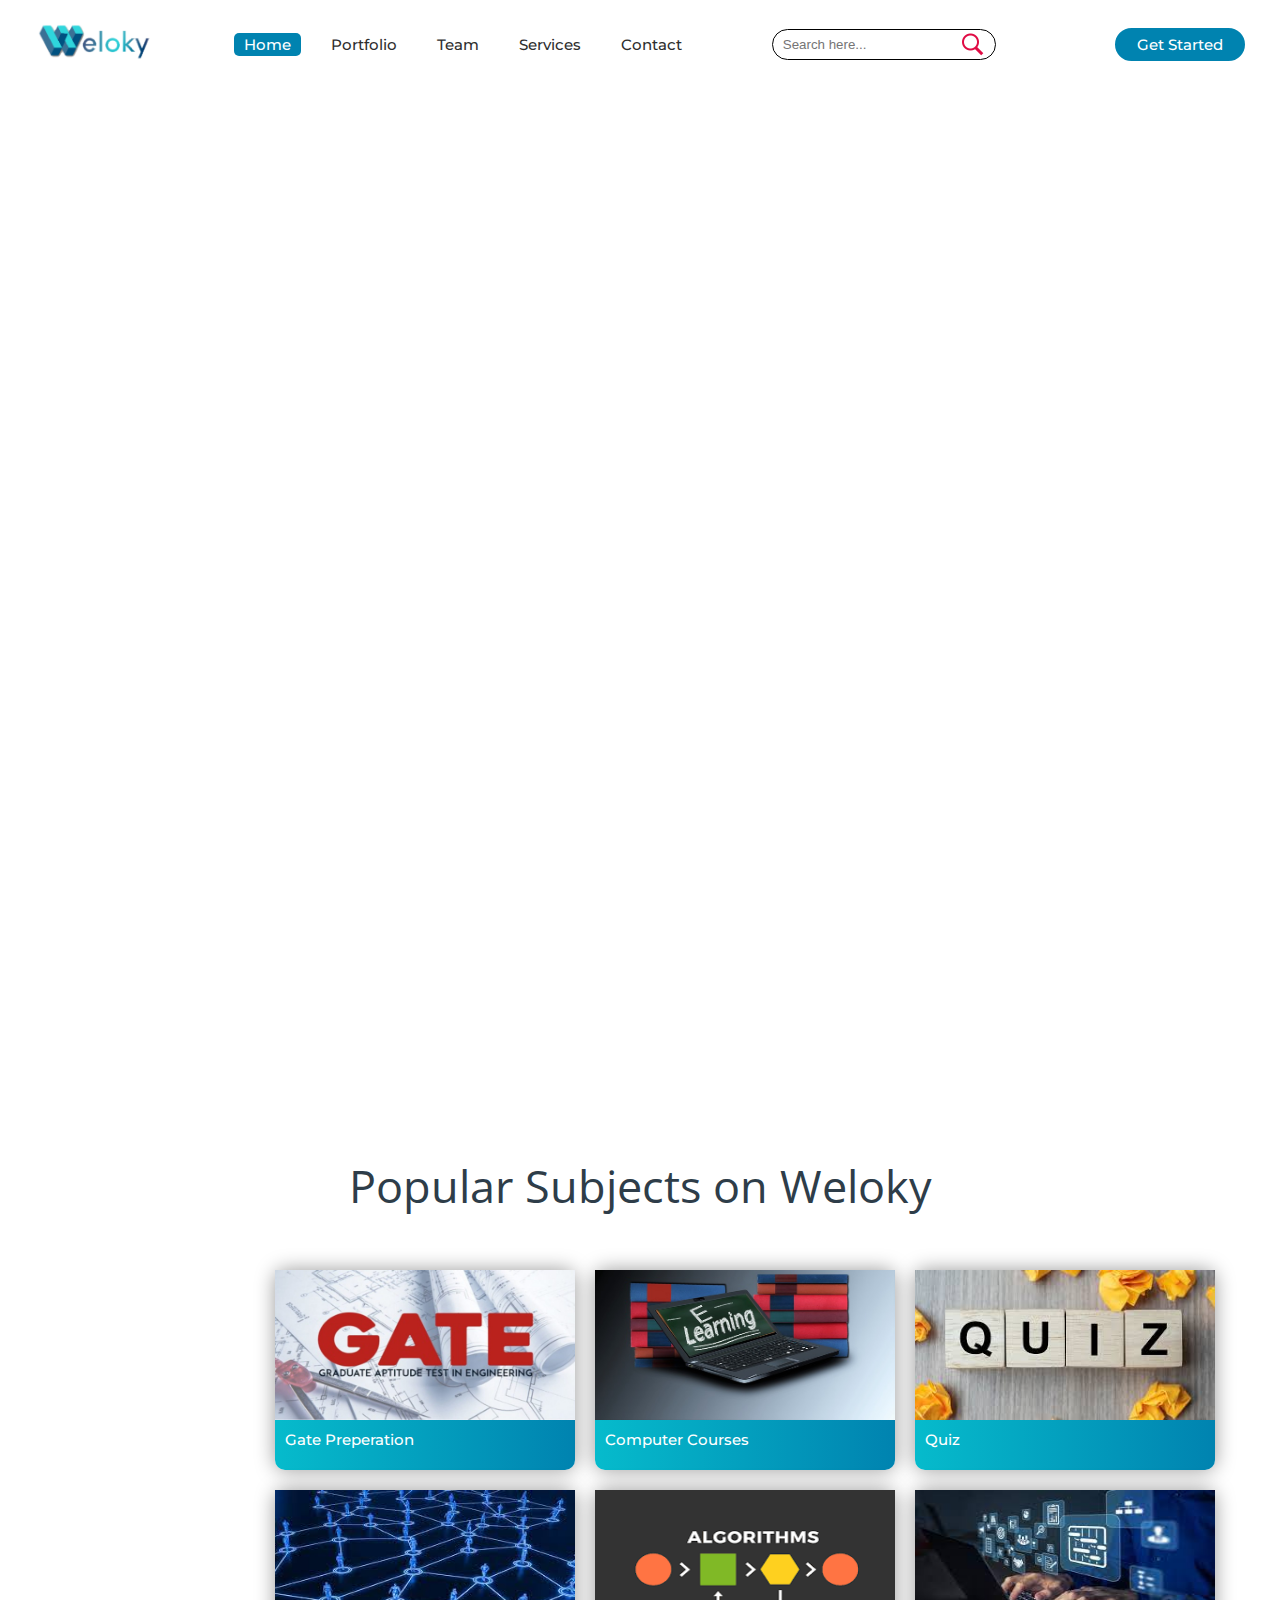
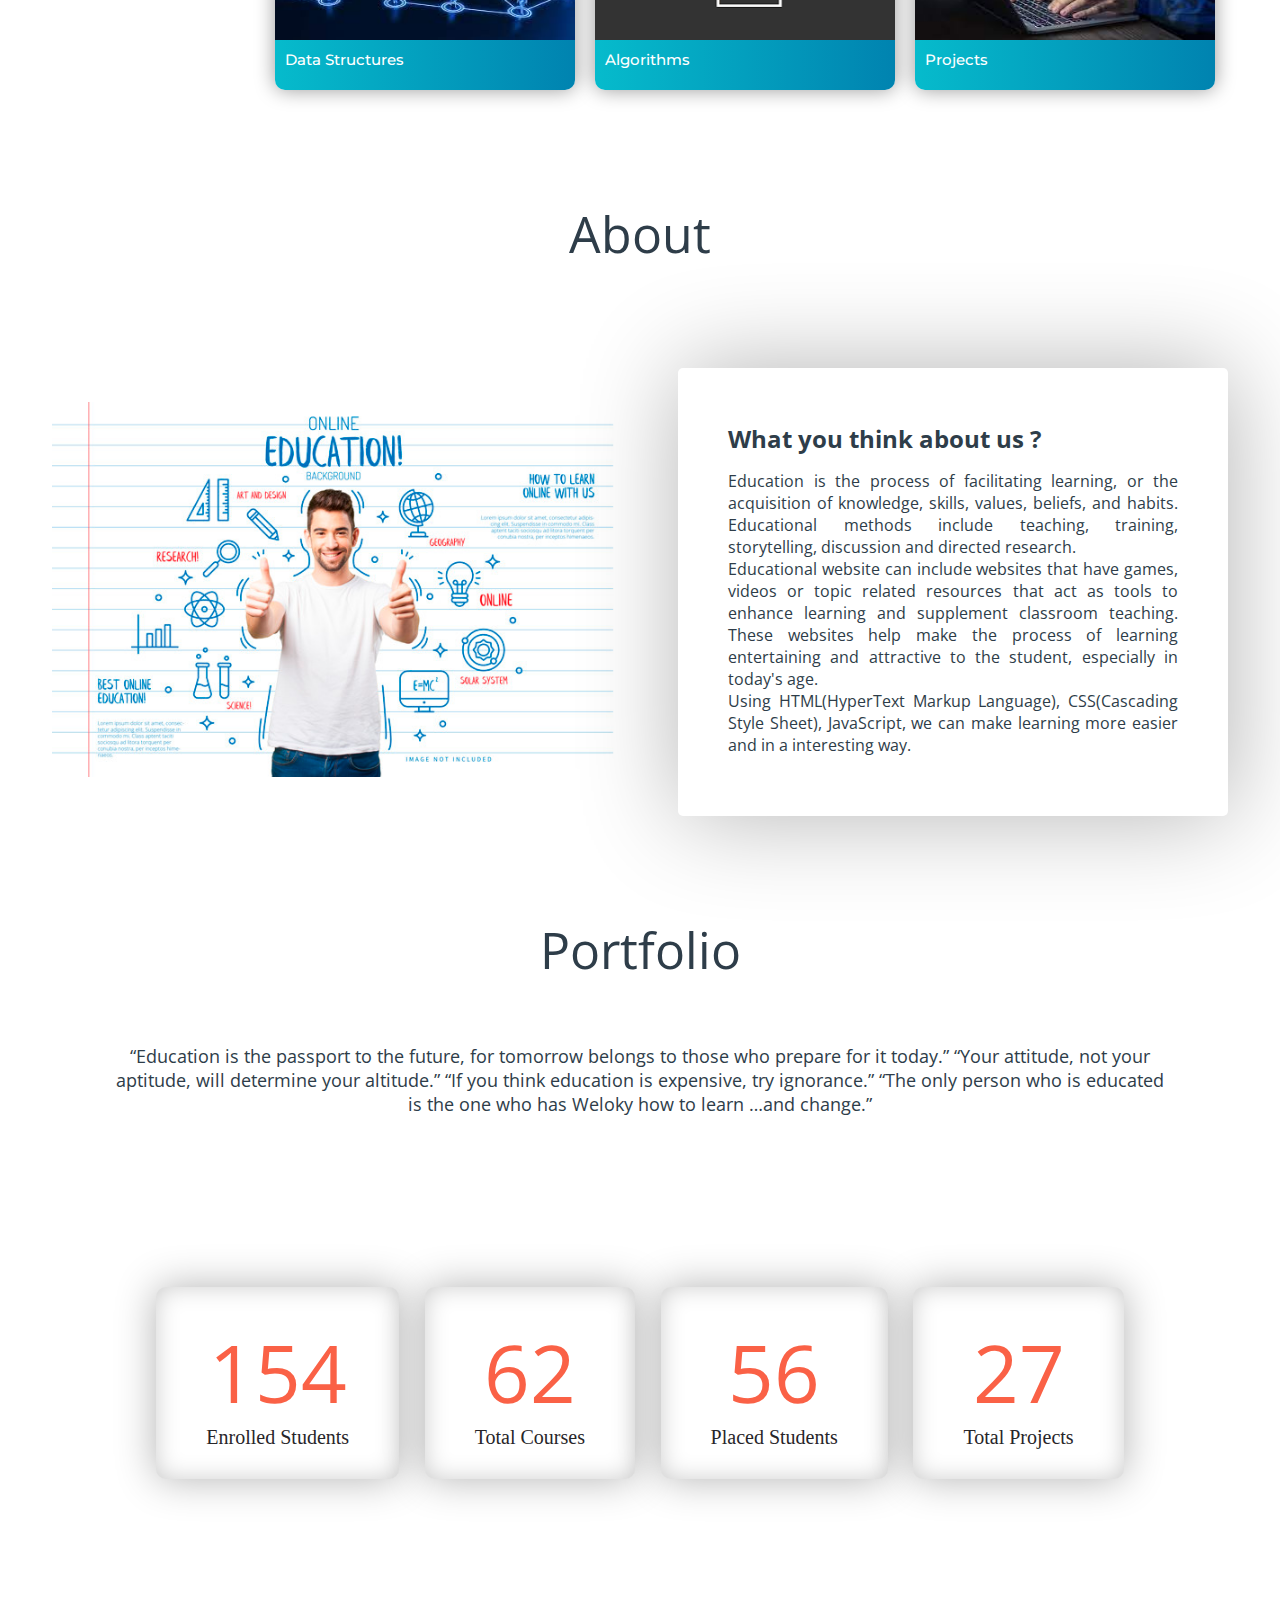
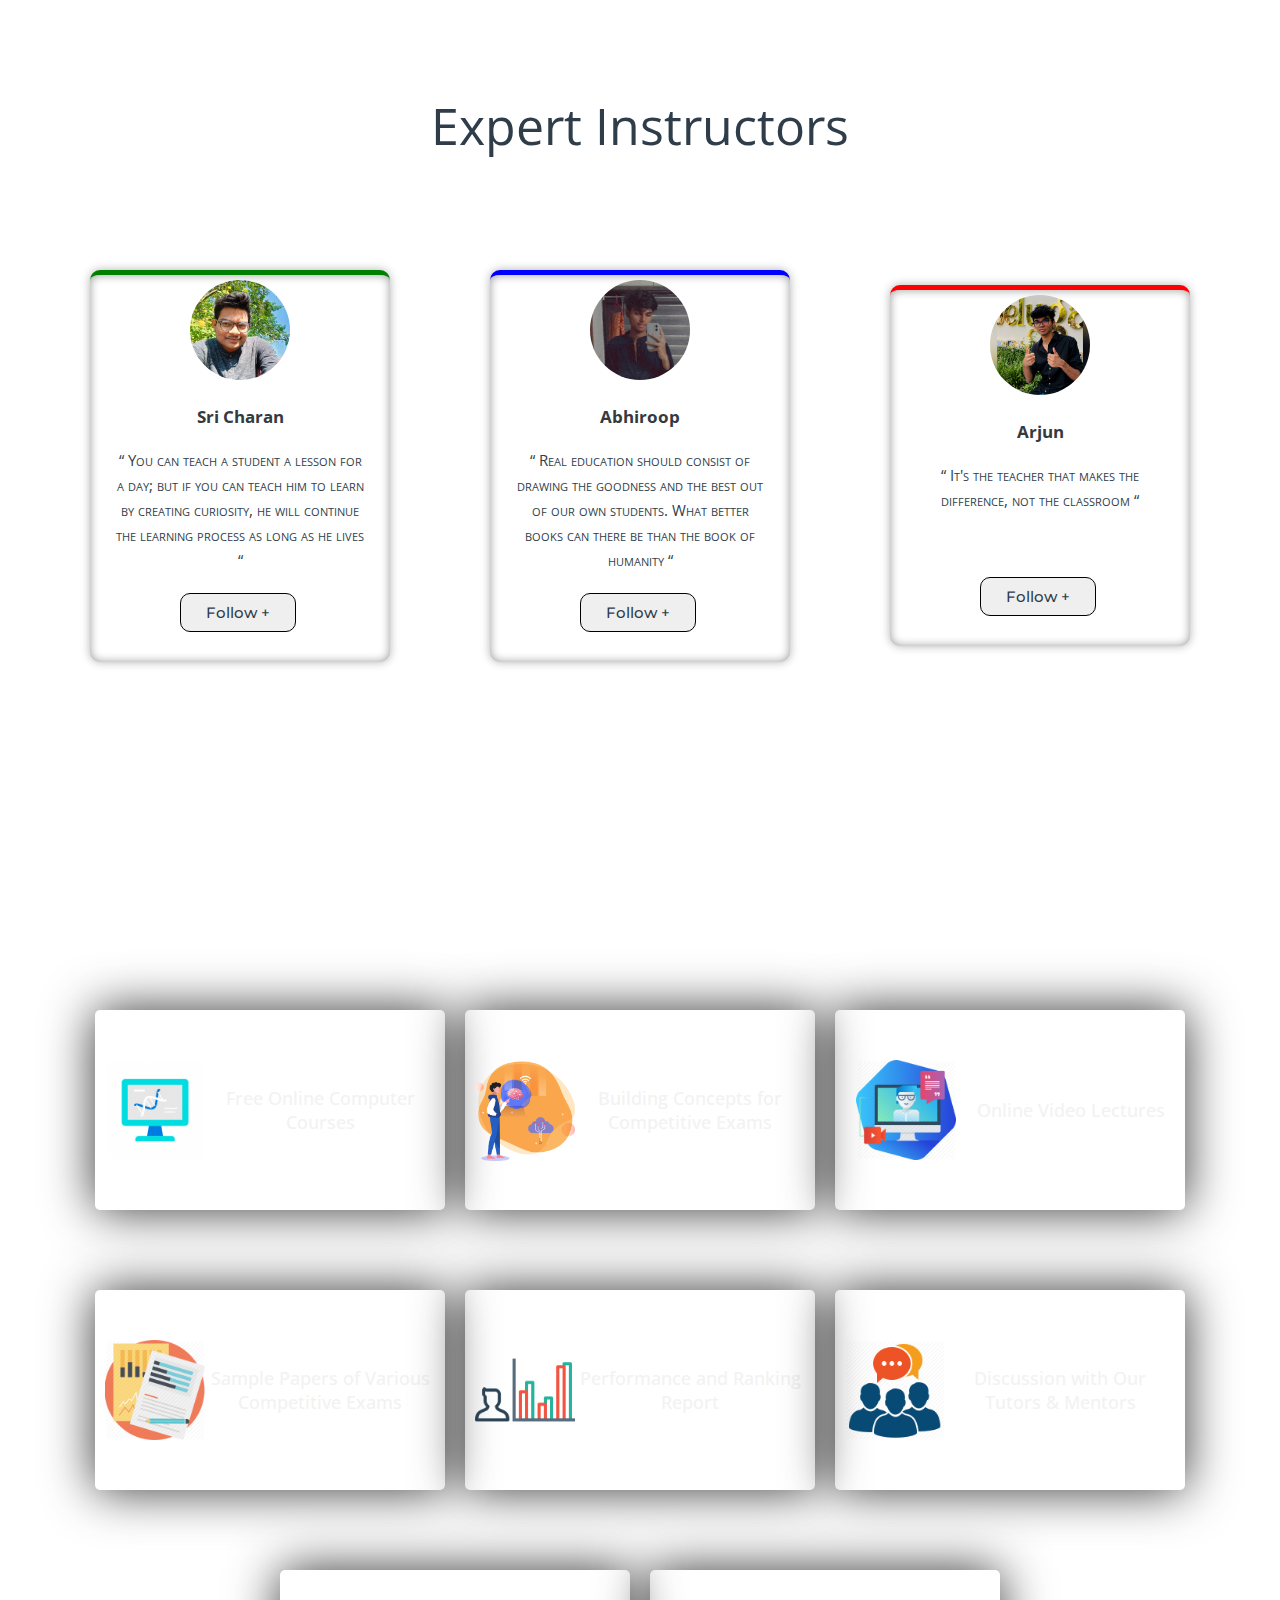
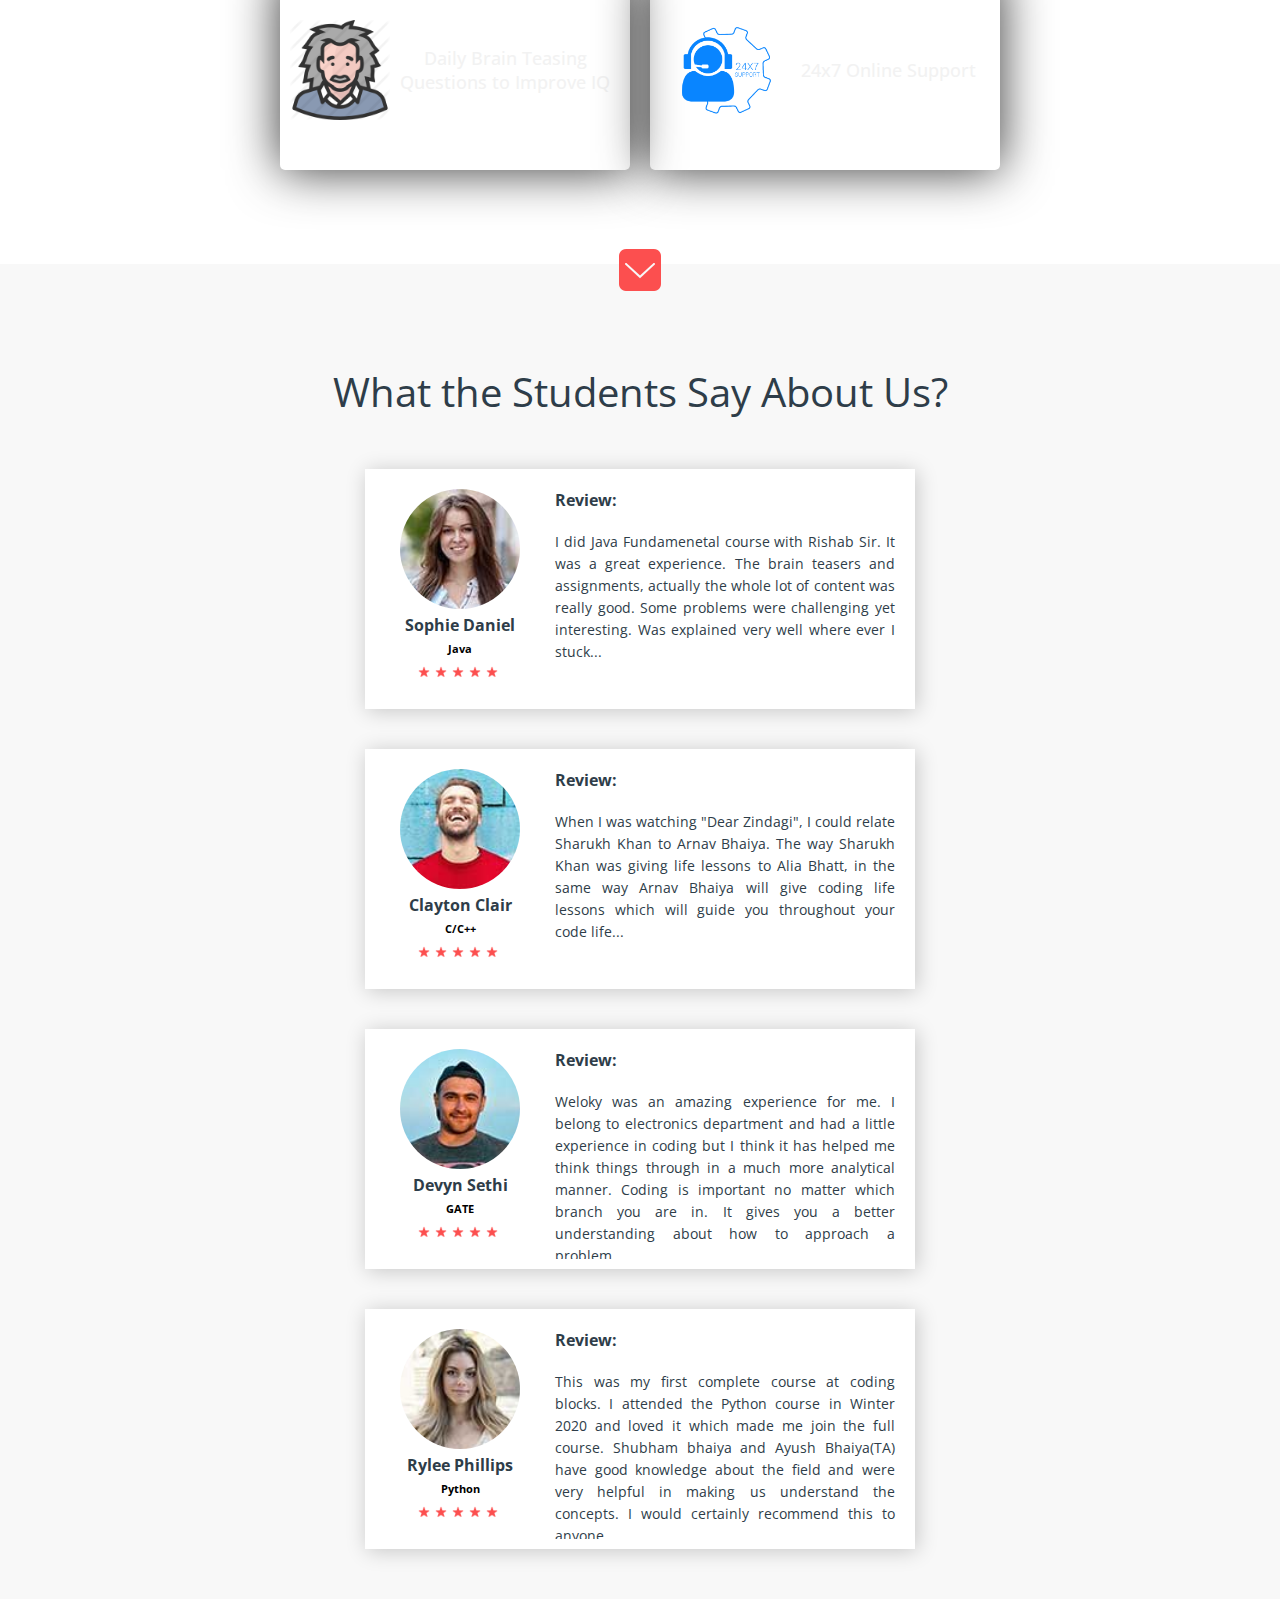
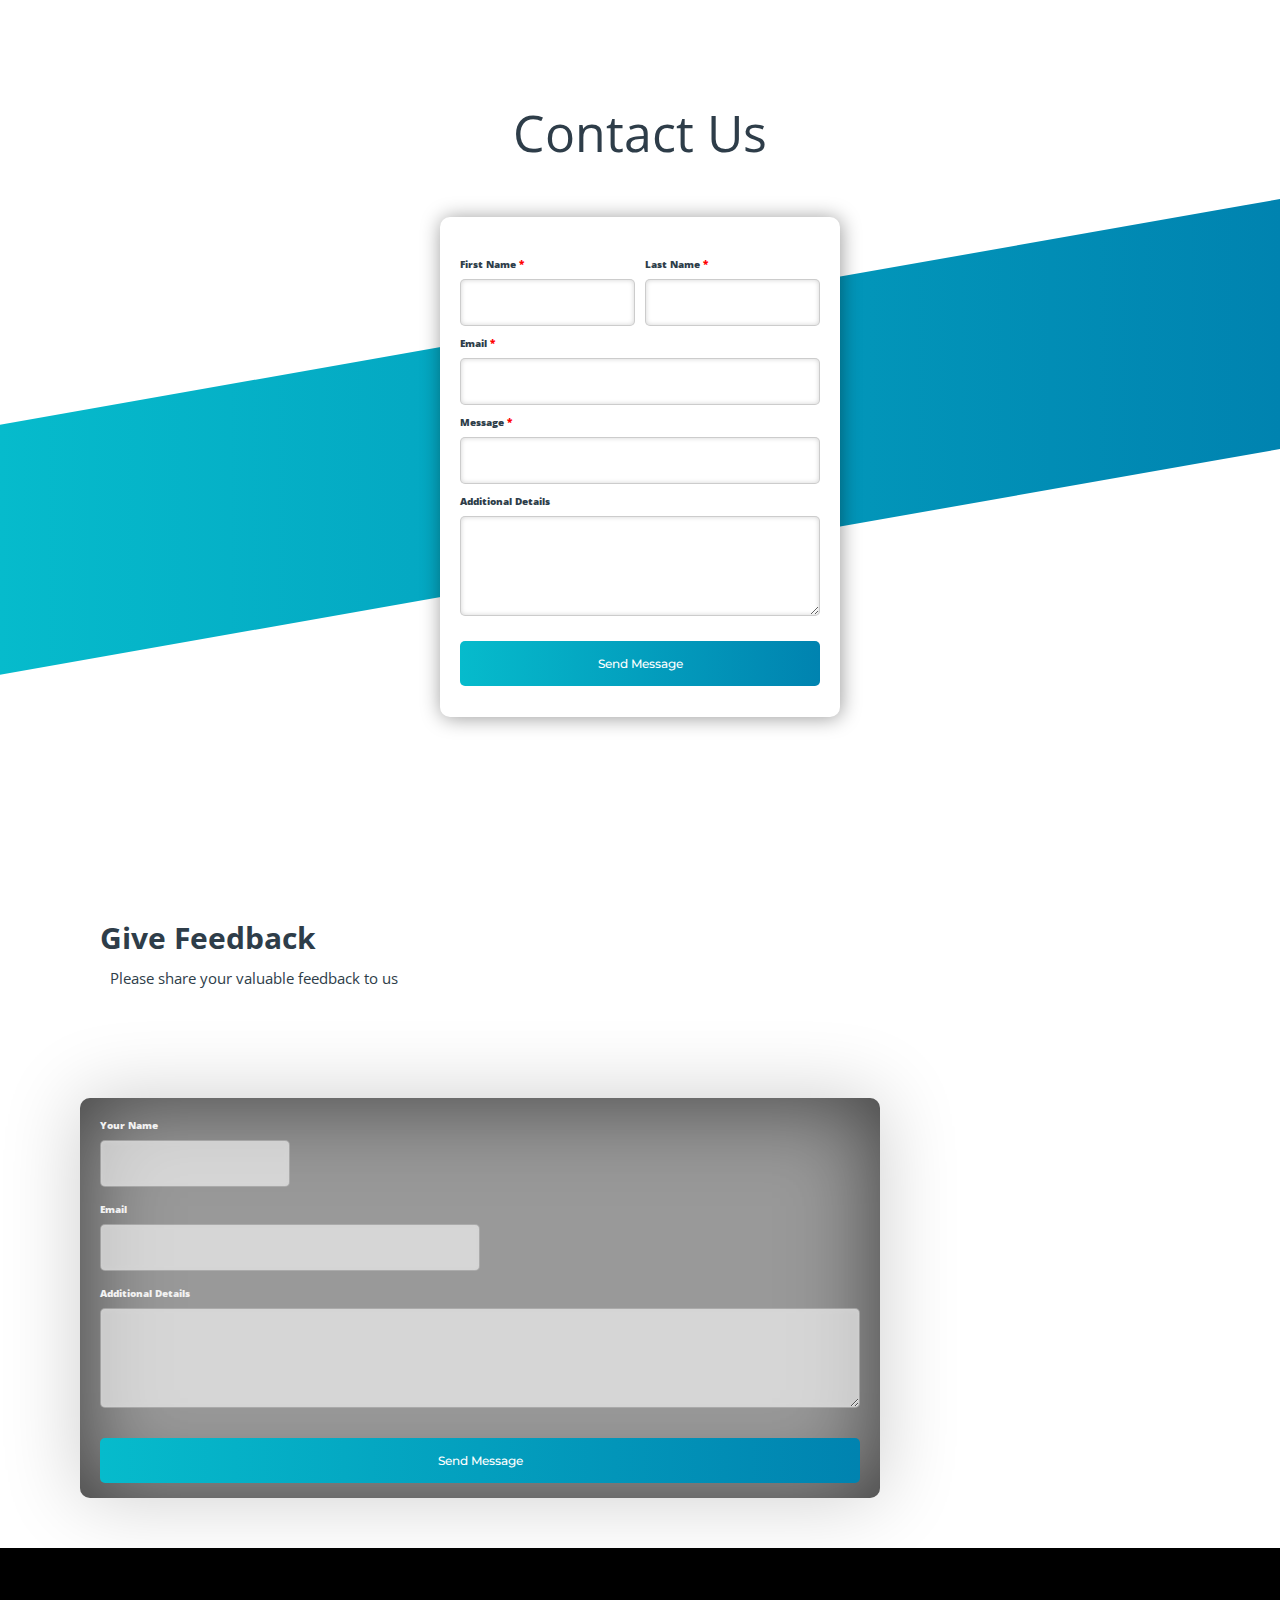
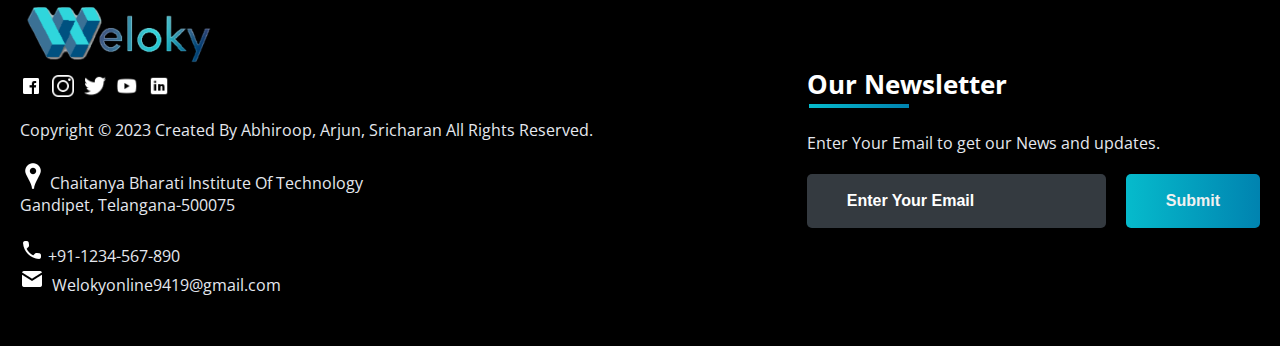
<file: index.html>
<!DOCTYPE html>
<html>
<head>
	<link rel="shortcut icon" type="png" href="images/icon/favicon.png">
	<meta charset="utf-8">
	<meta http-equiv="X-UA-Comaptible" content="IE=edge">
	<title>Weloky</title>
	<meta name="desciption" content="">
	<meta name="viewport" content="width=device-width, initial-scale=1">
	<link rel="stylesheet" type="text/css" href="style.css">
	<script type="text/javascript" src="script.js"></script>
	<script src="https://code.jquery.com/jquery-3.2.1.js"></script>
</head>
<body>
	<header id="header">
		<nav>
			<div class="logo"><img src="images/icon/logo.png" alt="logo"></div>
			<ul>
				<li><a class="active" href="">Home</a></li>
				<li><a href="#portfolio_section">Portfolio</a></li>
				<li><a href="#team_section">Team</a></li>
				<li><a href="#services_section">Services</a></li>
				<li><a href="#contactus_section">Contact</a></li>
			</ul>
			<div class="srch"><input type="text" class="search" placeholder="Search here..."><img src="images/icon/search.png" alt="search" onclick=slide()></div>
			<a class="get-started" href="login.html">Get Started</a>
			<img src="images/icon/menu.png" class="menu" onclick="sideMenu(0)" alt="menu">
		</nav>
		<div class="head-container">
				<img src="images/home/elearn.png" alt="" class="pic">
				<img src="images/home/elearn1.png" alt="" class="pic">
				<img src="images/home/elearn.png" alt="" class="pic">
				<img src="images/home/elearn1.png" alt="" class="pic">
				<img src="images/home/elearn.png" alt="" class="pic">
				<img src="images/home/elearn1.png" alt="" class="pic">
		</div>
	</header>


	<div class="title">
		<span>Popular Subjects on Weloky</span>
	</div>
	<br><br>

	<div class="ccardbox">
		<div class="dcard">
			<div class="fpart"><img src="images/home/Gate.jpeg"></div>
			<a href="subjects/gate.html">
				<div class="spart">Gate Preperation </div>
			</a>
		</div>
		<div class="dcard">
			<div class="fpart"><img src="images/home/computer.jpg"></div>
			<a href="subjects/computer_courses.html"><div class="spart">Computer Courses</div></a>
		</div>
		<div class="dcard">
			<div class="fpart"><img src="images/home/quiz.jpg"></div>
			<a href="subjects/quiz.html">
				<div class="spart">Quiz</div>
			</a>
		</div>
		<div class="dcard">
			<div class="fpart"><img src="images/home/datastructures.jpg"></div>
			<a href="subjects/computer_courses.html#data">
				<div class="spart">Data Structures</div>
			</a>
		</div>
		<div class="dcard">
			<div class="fpart"><img src="images/home/algorithm.png"></div>
			<a href="subjects/computer_courses.html#algo">
				<div class="spart">Algorithms</div>
			</a>
		</div>
		<div class="dcard">
			<div class="fpart"><img src="images/home/projects.jpg"></div>
			<a href="subjects/computer_courses.html#projects">
				<div class="spart">Projects</div>
			</a>
		</div>
		</div>
		

			
		
	</div>

	
<div class="diffSection" id="about_section">
	<center>
		<p style="font-size: 50px; padding: 100px">About</p>
	</center>
	<div class="about-content">
		<div class="side-image">
			<img class="sideImage sideImage-appear" src="images/extra/e3.jpg">
		</div>
		<div class="side-text side-text-appear">
			<h2>What you think about us ?</h2>
			<p>Education is the process of facilitating learning, or the acquisition of knowledge, skills, values,
				beliefs, and habits. Educational methods include teaching, training, storytelling, discussion and
				directed research.<br> Educational website can include websites that have games, videos or topic related
				resources that act as tools to enhance learning and supplement classroom teaching. These websites help
				make the process of learning entertaining and attractive to the student, especially in today's age.
				<br>Using HTML(HyperText Markup Language), CSS(Cascading Style Sheet), JavaScript, we can make learning
				more easier and in a interesting way.</p>
		</div>
	</div>
</div>




	<div class="diffSection" id="portfolio_section">
		<center><p style="font-size: 50px; padding: 100px; padding-bottom: 40px;">Portfolio</p></center>
		<div class="content">
			<p>
				“Education is the passport to the future, for tomorrow belongs to those who prepare for it today.” “Your attitude, not your aptitude, will determine your altitude.” “If you think education is expensive, try ignorance.” “The only person who is educated is the one who has Weloky how to learn …and change.”
			</p>
		</div>
	</div>
	<div class="extra">
		<p>We're increasing this data every year</p>
		<div class="smbox">
		<span><center><div class="data">154</div><div class="det">Enrolled Students</div></center></span>
		<span><center><div class="data">62</div><div class="det">Total Courses</div></center></span>
		<span><center><div class="data">56</div><div class="det">Placed Students</div></center></span>
		<span><center><div class="data">27</div><div class="det">Total Projects</div></center></span>
		</div>
	</div>



	<div class="diffSection" id="team_section">
		<center><p style="font-size: 50px; padding-top: 100px; padding-bottom: 60px;">Expert Instructors</p></center>
		<div class="totalcard">
			<div class="card">
				<center><img src="images/creator/charan.jpg"></center>
				<center><div class="card-title">Sri Charan</div>
				<div id="detail">
					<p>“ You can teach a student a lesson for a day; but if you can teach him to learn by creating curiosity, he will continue the learning process as long as he lives “</p>
					<div class="duty"></div>
					<a href="https://www.linkedin.com/in/sri-charan-nama-507581249/" target="_blank"><button class="btn-roshan">Follow +</button></a>
				</div>
				</center>
			</div>
			<div class="card">
				<center><img src="images/creator/abhi.jpg"></center>
				<center><div class="card-title">Abhiroop</div>
				<div id="detail">
					<p>“ Real education should consist of drawing the goodness and the best out of our own students. What better books can there be than the book of humanity “</p>
					<div class="duty"></div>
					<a href="https://www.linkedin.com/in/abhiroop-reddy-b95045221/" target="_blank"><button class="btn-abhi">Follow +</button></a>
				</div>
				</center>
			</div>
			<div class="card">
				<center><img src="images/creator/arjun.jpg"></center>
				<center>
					<div class="card-title">Arjun</div>
					<div id="detail">
						<p>“ It's the teacher that makes the difference, not the classroom “</p>
						<br><br>
						<div class="duty"></div>
						<a href="https://www.linkedin.com/in/arjun-reddy-burgu-589730227/" target="_blank"><button
								class="btn-arjun">Follow +</button></a>
					</div>
				</center>
			</div>
		</div>
	</div>


	<div class="service-swipe">
		<div class="diffSection" id="services_section">
		<center><p style="font-size: 50px; padding: 100px; padding-bottom: 40px; color: #fff;">Services</p></center>
		</div>
		<a href="subjects/computer_courses.html"><div class="s-card"><img src="images/icon/computer-courses.png"><p>Free Online Computer Courses</p></div></a>
		<a href="subjects/jee.html"><div class="s-card"><img src="images/icon/brainbooster.png"><p>Building Concepts for Competitive Exams</p></div></a>
		<a href="#"><div class="s-card"><img src="images/icon/online-tutorials.png"><p>Online Video Lectures</p></div></a>
		<a href="subjects/jee.html#sample_papers"><div class="s-card"><img src="images/icon/papers.jpg"><p>Sample Papers of Various Competitive Exams</p></div></a>
		<a href="#"><div class="s-card"><img src="images/icon/p3.png"><p>Performance and Ranking Report</p></div></a>
		<a href="#contactus_section"><div class="s-card"><img src="images/icon/discussion.png"><p>Discussion with Our Tutors & Mentors</p></div></a>
		<a href="subjects/quiz.html"><div class="s-card"><img src="images/icon/q1.png"><p>Daily Brain Teasing Questions to Improve IQ</p></div></a>
		<a href="#contactus_section"><div class="s-card"><img src="images/icon/help.png"><p>24x7 Online Support</p></div></a>
	</div>


<div id="makeitfull">
	<a href="#review_section"><img src="images/icon/makeitfull.png"></a>
</div>
<div class="review">
	<div class="diffSection" id="review_section">
		<center><p style="font-size: 40px; padding: 100px; padding-bottom: 40px; color: #2E3D49;">What the Students Say About Us?</p></center>
	</div>
	<div class="rev-container">
		<div class="rev-card">
			<div class="identity">
				<img src="images/creator/testimonial-1.jpg"><p>Sophie Daniel</p>
				<h6>Java</h6>
				<div class="rating"><img src="images/icon/star.png"><img src="images/icon/star.png"><img src="images/icon/star.png"><img src="images/icon/star.png"><img src="images/icon/star.png"></div>
			</div>
			<div class="rev-cont">
				<p id="title">Review:</p>
				<p id="content">
					I did Java Fundamenetal course with Rishab Sir. It was a great experience. The brain teasers and assignments, actually the whole lot of content was really good. Some problems were challenging yet interesting. Was explained very well where ever I stuck...
				</p>
			</div>
		</div>
		<div class="rev-card">
			<div class="identity">
				<img src="images/creator/testimonial-2.jpg"><p>Clayton Clair</p>
				<h6>C/C++</h6>
				<div class="rating"><img src="images/icon/star.png"><img src="images/icon/star.png"><img src="images/icon/star.png"><img src="images/icon/star.png"><img src="images/icon/star.png"></div>
			</div>
			<div class="rev-cont">
				<p id="title">Review:</p>
				<p id="content">
					When I was watching "Dear Zindagi", I could relate Sharukh Khan to Arnav Bhaiya. The way Sharukh Khan was giving life lessons to Alia Bhatt, in the same way Arnav Bhaiya will give coding life lessons which will guide you throughout your code life...
				</p>
			</div>
		</div>
		<div class="rev-card">
			<div class="identity">
				<img src="images/creator/testimonial-3.jpg"><p>Devyn Sethi</p>
				<h6>GATE</h6>
				<div class="rating"><img src="images/icon/star.png"><img src="images/icon/star.png"><img src="images/icon/star.png"><img src="images/icon/star.png"><img src="images/icon/star.png"></div>
			</div>
			<div class="rev-cont">
				<p id="title">Review:</p>
				<p id="content">
					Weloky was an amazing experience for me. I belong to electronics department and had a little experience in coding but I think it has helped me think things through in a much more analytical manner. Coding is important no matter which branch you are in. It gives you a better understanding about how to approach a problem...
				</p>
			</div>
		</div>
		<div class="rev-card">
			<div class="identity">
				<img src="images/creator/testimonial-4.jpg"><p>Rylee Phillips</p>
				<h6>Python</h6>
				<div class="rating"><img src="images/icon/star.png"><img src="images/icon/star.png"><img src="images/icon/star.png"><img src="images/icon/star.png"><img src="images/icon/star.png"></div>
			</div>
			<div class="rev-cont">
				<p id="title">Review:</p>
				<p id="content">
					This was my first complete course at coding blocks. I attended the Python course in Winter 2020 and loved it which made me join the full course. Shubham bhaiya and Ayush Bhaiya(TA) have good knowledge about the field and were very helpful in making us understand the concepts. I would certainly recommend this to anyone...
				</p>
			</div>
		</div>
	</div>
</div>


	<div class="diffSection" id="contactus_section">
		<center><p style="font-size: 50px; padding: 100px">Contact Us</p></center>
		<div class="csec"></div>
		<div class="back-contact">
			<div class="cc">
			<form action="mailto:namasricharan@gmail.com" method="post" enctype="text/plain">
				<label>First Name <span class="imp">*</span></label><label style="margin-left: 185px">Last Name <span class="imp">*</span></label><br>
				<center>
				<input type="text" name="" style="margin-right: 10px; width: 175px" required="required"><input type="text" name="lname" style="width: 175px" required="required"><br>
				</center>
				<label>Email <span class="imp">*</span></label><br>
				<input type="email" name="mail" style="width: 100%" required="required"><br>
				<label>Message <span class="imp">*</span></label><br>
				<input type="text" name="message" style="width: 100%" required="required"><br>
				<label>Additional Details</label><br>
				<textarea name="addtional"></textarea><br>
				<button type="submit" id="csubmit">Send Message</button>
			</form>
			</div>
		</div>
	</div>


	<div class="title2" id="feedBACK">
		<span>Give Feedback</span>
		<div class="shortdesc2">
			<p>Please share your valuable feedback to us</p>
		</div>
	</div>

	<div class="feedbox">
		<div class="feed">
			<form action="mailto:namasricharan@gmail.com" method="post" enctype="text/plain">
				<label>Your Name</label><br>
				<input type="text" name="" class="fname" required="required"><br>
				<label>Email</label><br>
				<input type="email" name="mail" required="required"><br>
				<label>Additional Details</label><br>
				<textarea name="addtional"></textarea><br>
				<button type="submit" id="csubmit">Send Message</button>
			</form>
		</div>
	</div>




	<footer>
		<div class="footer-container">
			<div class="left-col">
				<img src="images/icon/logo - Copy.png" style="width: 200px;">
				<div class="logo"></div>
				<div class="social-media">
					<a href="#"><img src="images/icon\fb.png"></a>
					<a href="#"><img src="images/icon\insta.png"></a>
					<a href="#"><img src="images/icon\tt.png"></a>
					<a href="#"><img src="images/icon\ytube.png"></a>
					<a href="#"><img src="images/icon\linkedin.png"></a>
				</div><br><br>
				<p class="rights-text">Copyright © 2023 Created By Abhiroop, Arjun, Sricharan All Rights Reserved.</p>
				<br><p><img src="images/icon/location.png"> Chaitanya Bharati Institute Of Technology<br>Gandipet, Telangana-500075</p><br>
				<p><img src="images/icon/phone.png"> +91-1234-567-890<br><img src="images/icon/mail.png">&nbsp; Welokyonline9419@gmail.com</p>
			</div>
			<div class="right-col">
				<h1 style="color: #fff">Our Newsletter</h1>
				<div class="border"></div><br>
				<p>Enter Your Email to get our News and updates.</p>
				<form class="newsletter-form">
					<input class="txtb" type="email" placeholder="Enter Your Email">
					<input class="btn" type="submit" value="Submit">
				</form>
			</div>
		</div>
	</footer>

</body>
</html>
</file>
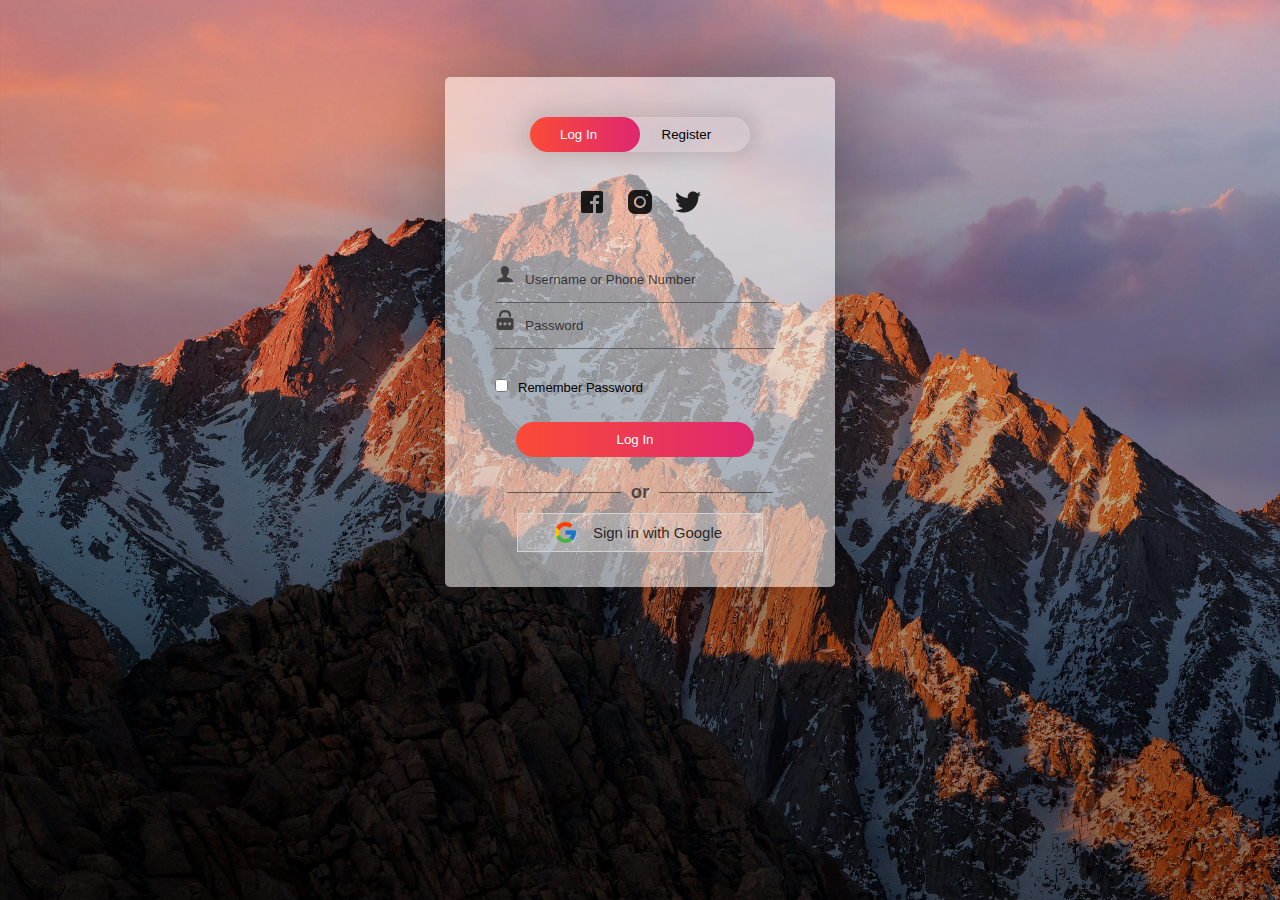
<file: login.html>
<!DOCTYPE html>
<html>
<head>
	<link rel="shortcut icon" type="png" href="images/icon/favicon.png">
	<title>Login SignUp</title>
	<link rel="stylesheet" type="text/css" href="loginStyle.css">
	<script src="https://ajax.googleapis.com/ajax/libs/jquery/3.4.1/jquery.min.js"></script>

  <!-- It will redirect to the Home Page after submitting the form -->
  <script>
  $(document).ready(function(){
    $("form").submit(function(){
      alert("Great Job !");
    });
  });

  
  </script>
</head>
<body>
		<div class="form-box">
			<div class="button-box">
				<div id="btn"></div>
				<button type="button" class="toggle-btn" id="log" onclick="login()" style="color: #fff;">Log In</button>
				<button type="button" class="toggle-btn" id="reg" onclick="register()">Register</button>
			</div>
			<div class="social-icons">
				<img src="images/icon/fb2.png">
				<img src="images/icon/insta2.png">
				<img src="images/icon/tt2.png">
			</div>
			
			<!-- Login Form -->
			<form id="login" class="input-group" action="index.html">
				<div class="inp">
					<img src="images/icon/user.png"><input type="text" id="email" class="input-field" placeholder="Username or Phone Number" style="width: 88%; border:none;" required="required">
				</div>
				<div class="inp">
					<img src="images/icon/password.png"><input type="password" id="password" class="input-field" placeholder="Password" style="width: 88%; border: none;" required="required">
				</div>
				<input type="checkbox" class="check-box">Remember Password
				<button type="submit" class="submit-btn">Log In</button>
			</form>


			<div class="other" id="other">
				<div class="instead">
					<h3>or</h3>
				</div>
				<button class="connect" onclick="google()">
					<img src="images/icon/google.png"><span>Sign in with Google</span>
				</button>
			</div>
			
			<!-- Registration Form -->
			<form id="register" class="input-group">
				<input type="text" class="input-field" placeholder="Full Name" required="required">
				<input type="email" class="input-field" placeholder="Email Address" required="required">
				<input type="password" class="input-field" placeholder="Create Password" name="psame" required="required">
				<input type="password" class="input-field" placeholder="Confirm Password" name="psame" required="required">
				<input type="checkbox" class="check-box" id="chkAgree" onclick="goFurther()">I agree to the Terms & Conditions
				<button type="submit" id="btnSubmit" class="submit-btn reg-btn" onclick="success()">Register</button>
			</form>
		</div>
		<script type="text/javascript" src="script.js"></script>
</body>
</html>
</file>
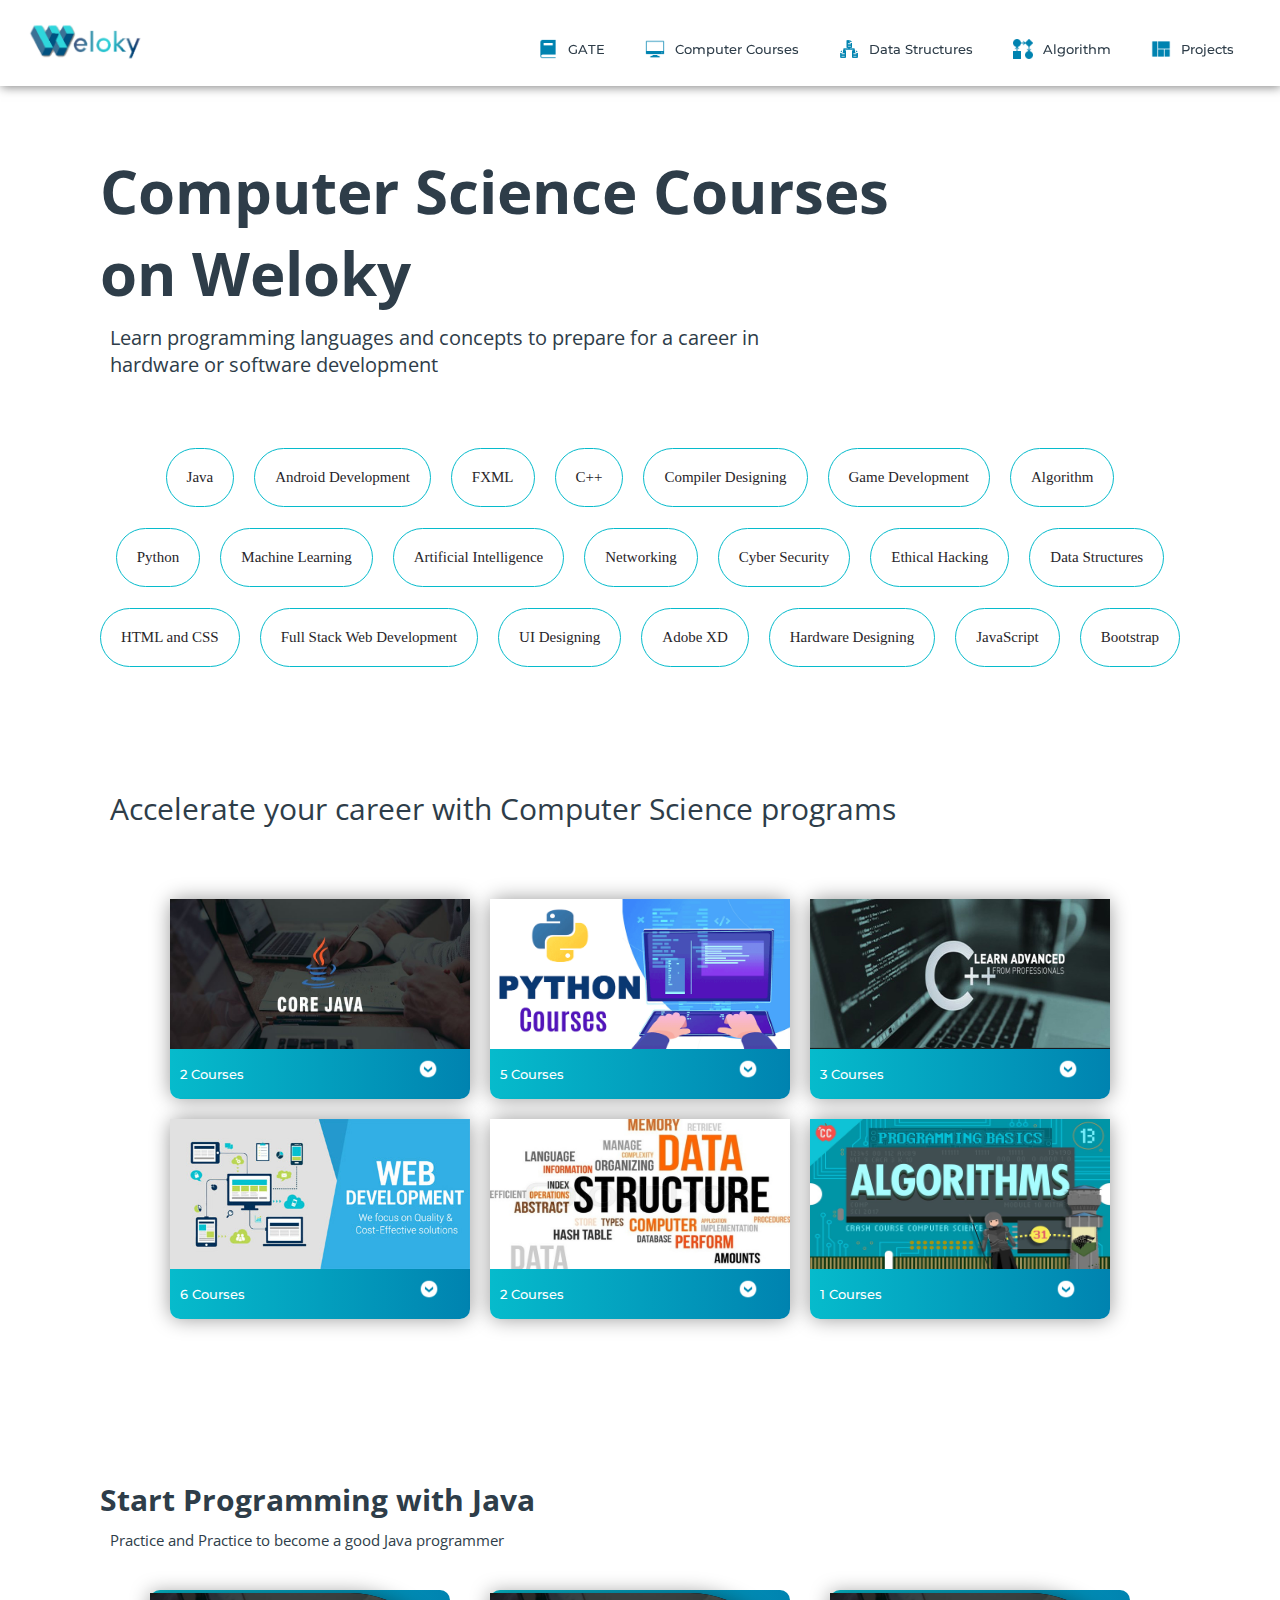
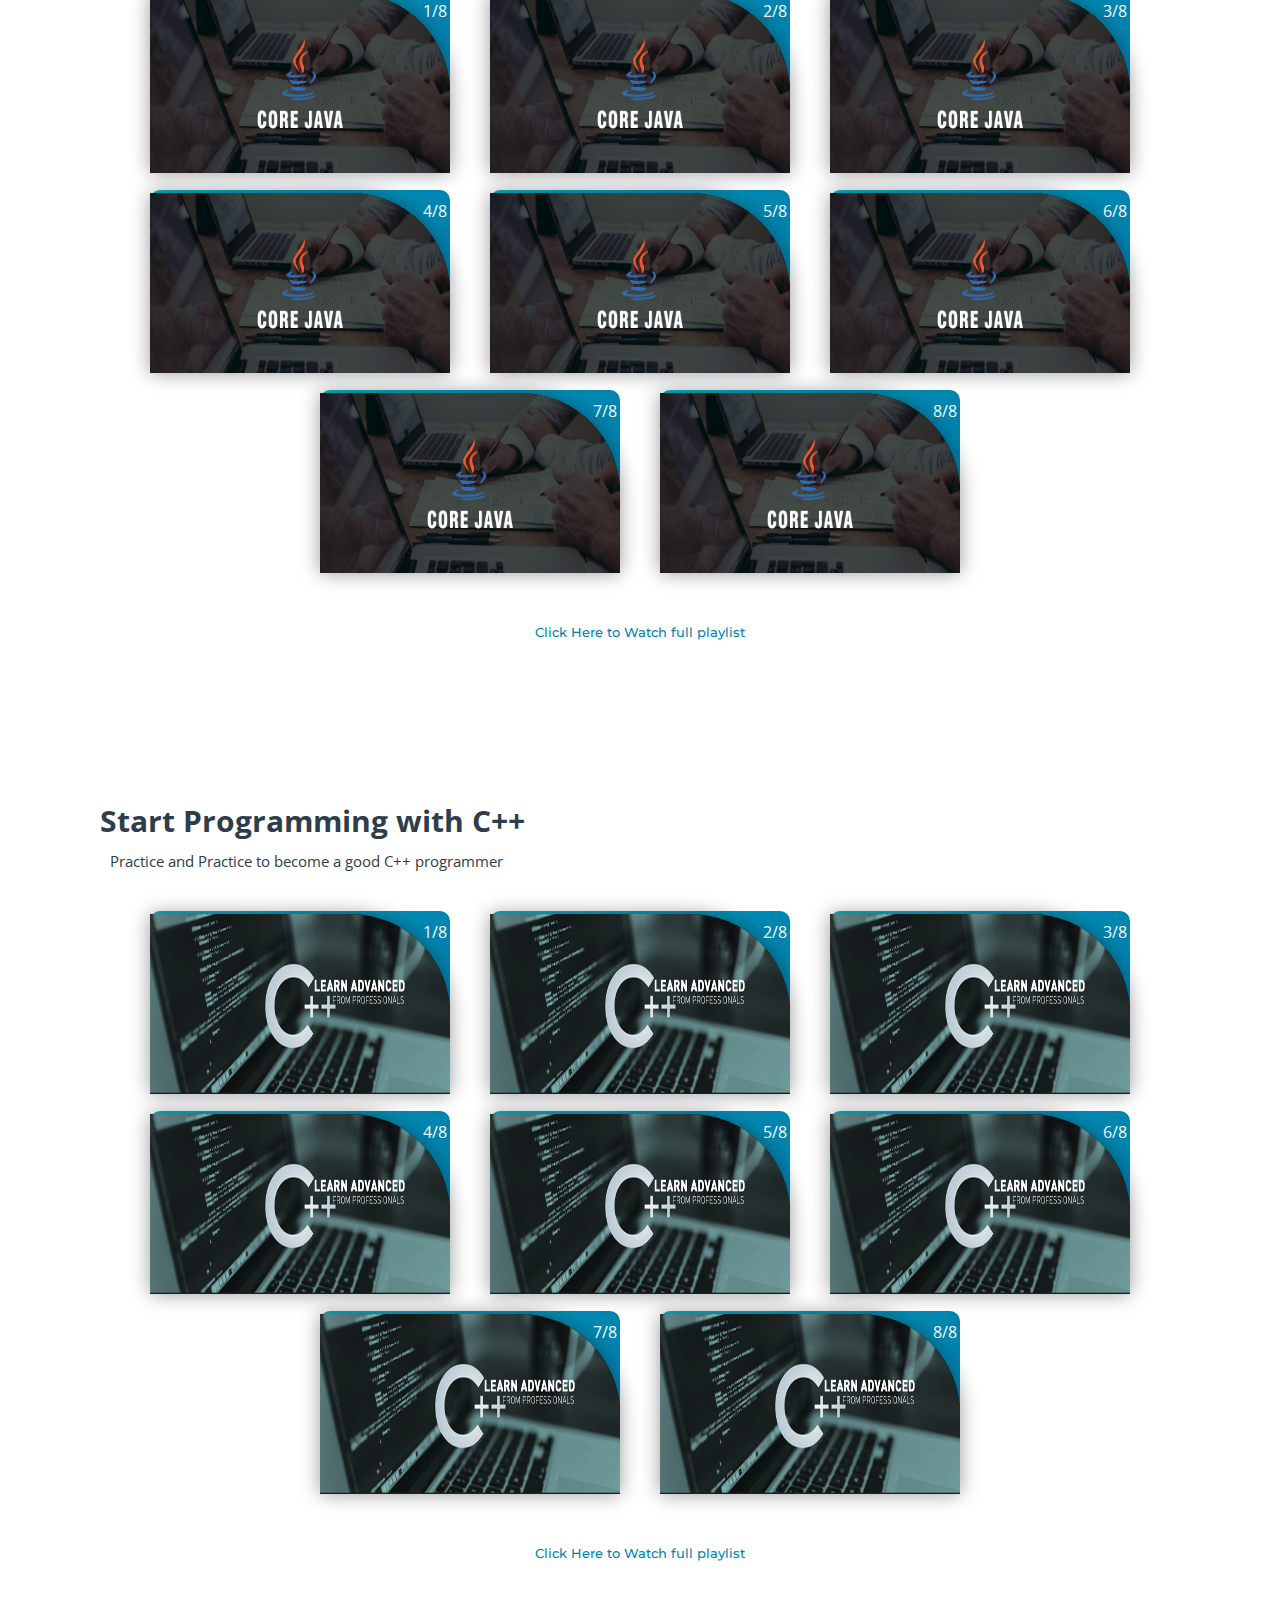
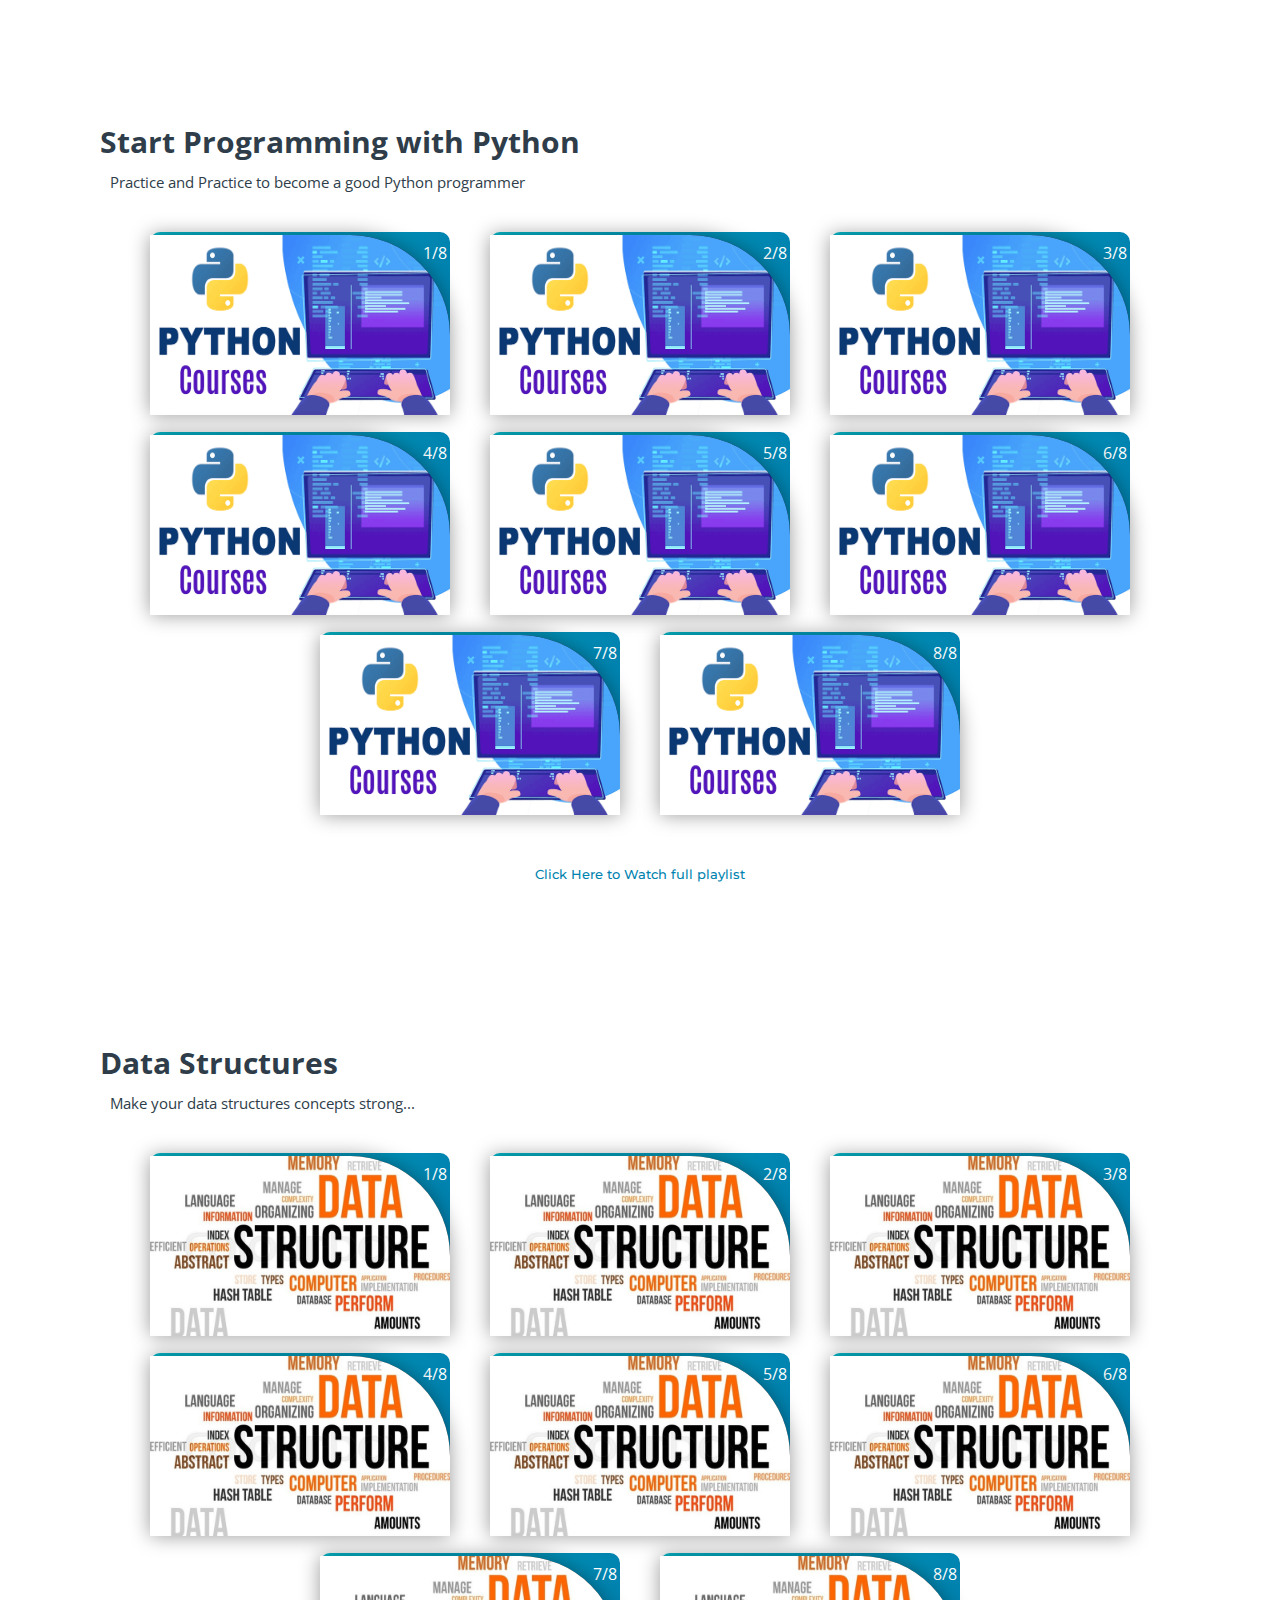
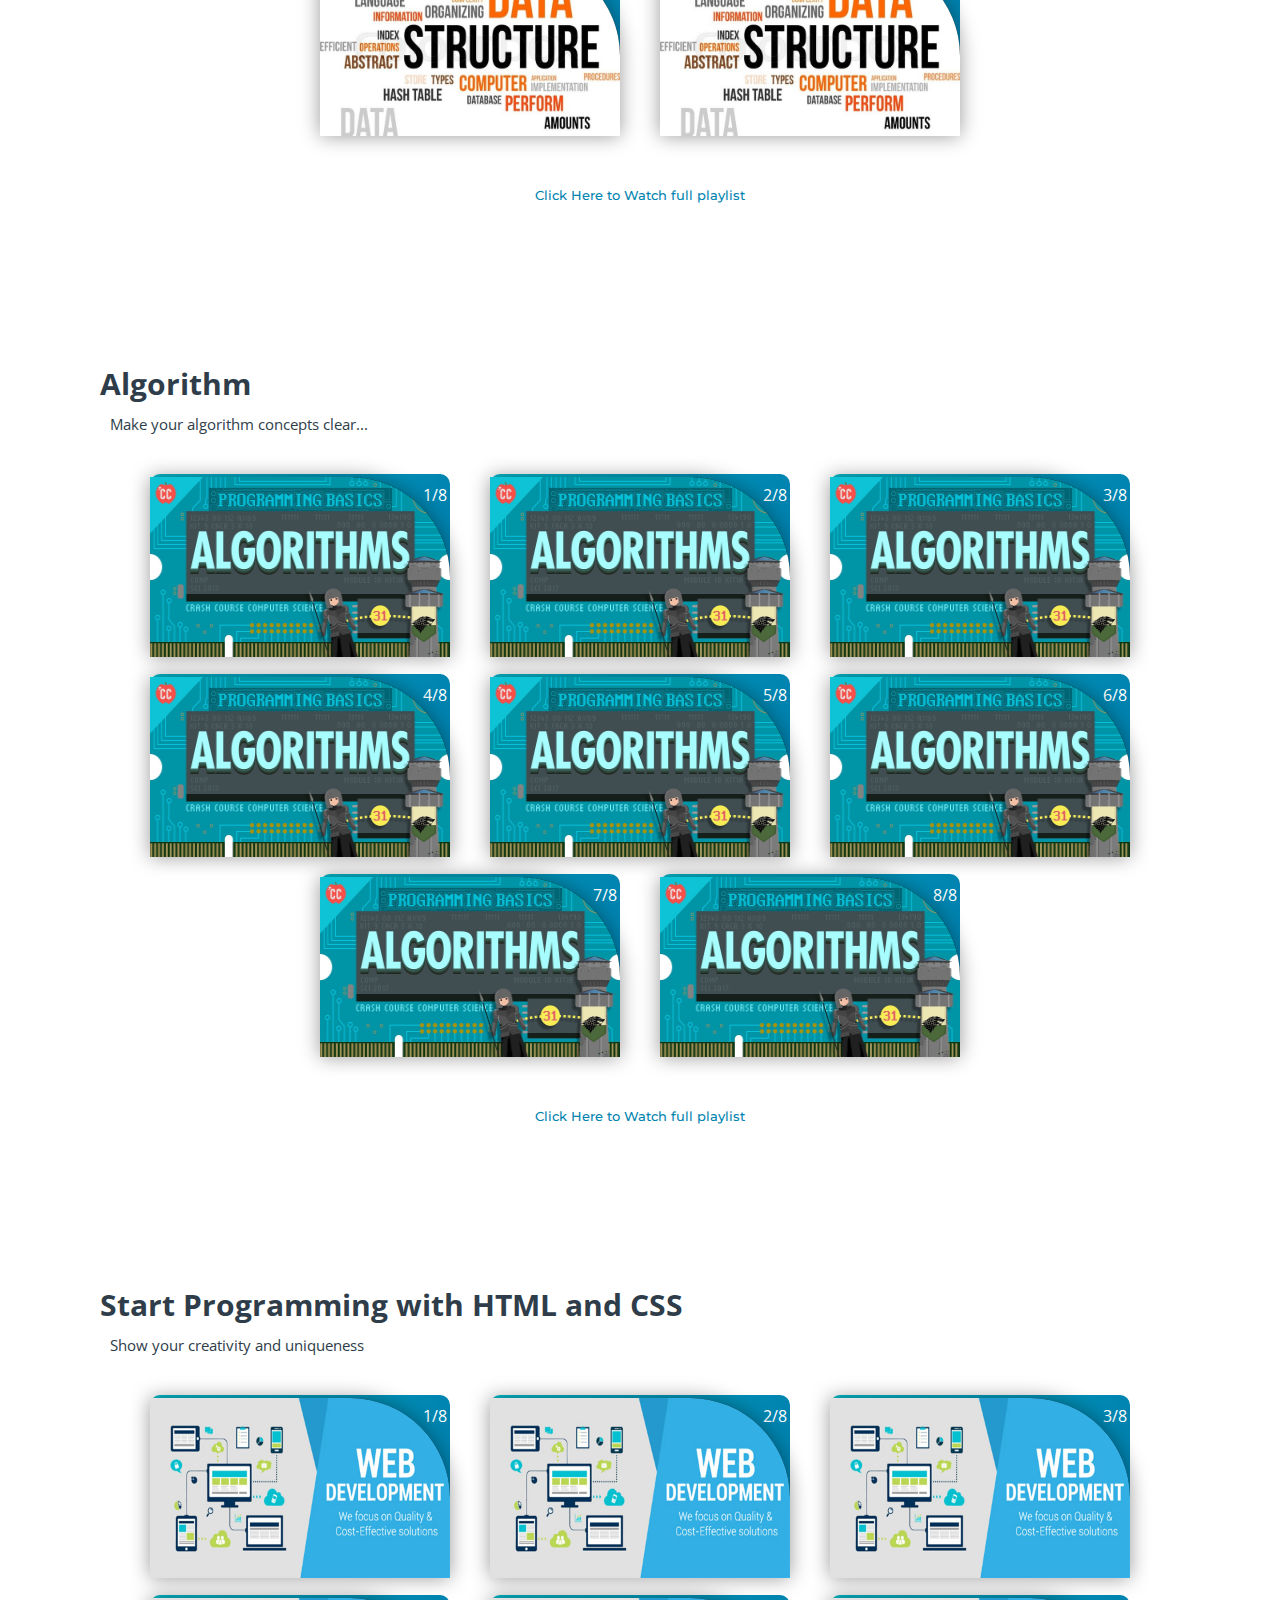
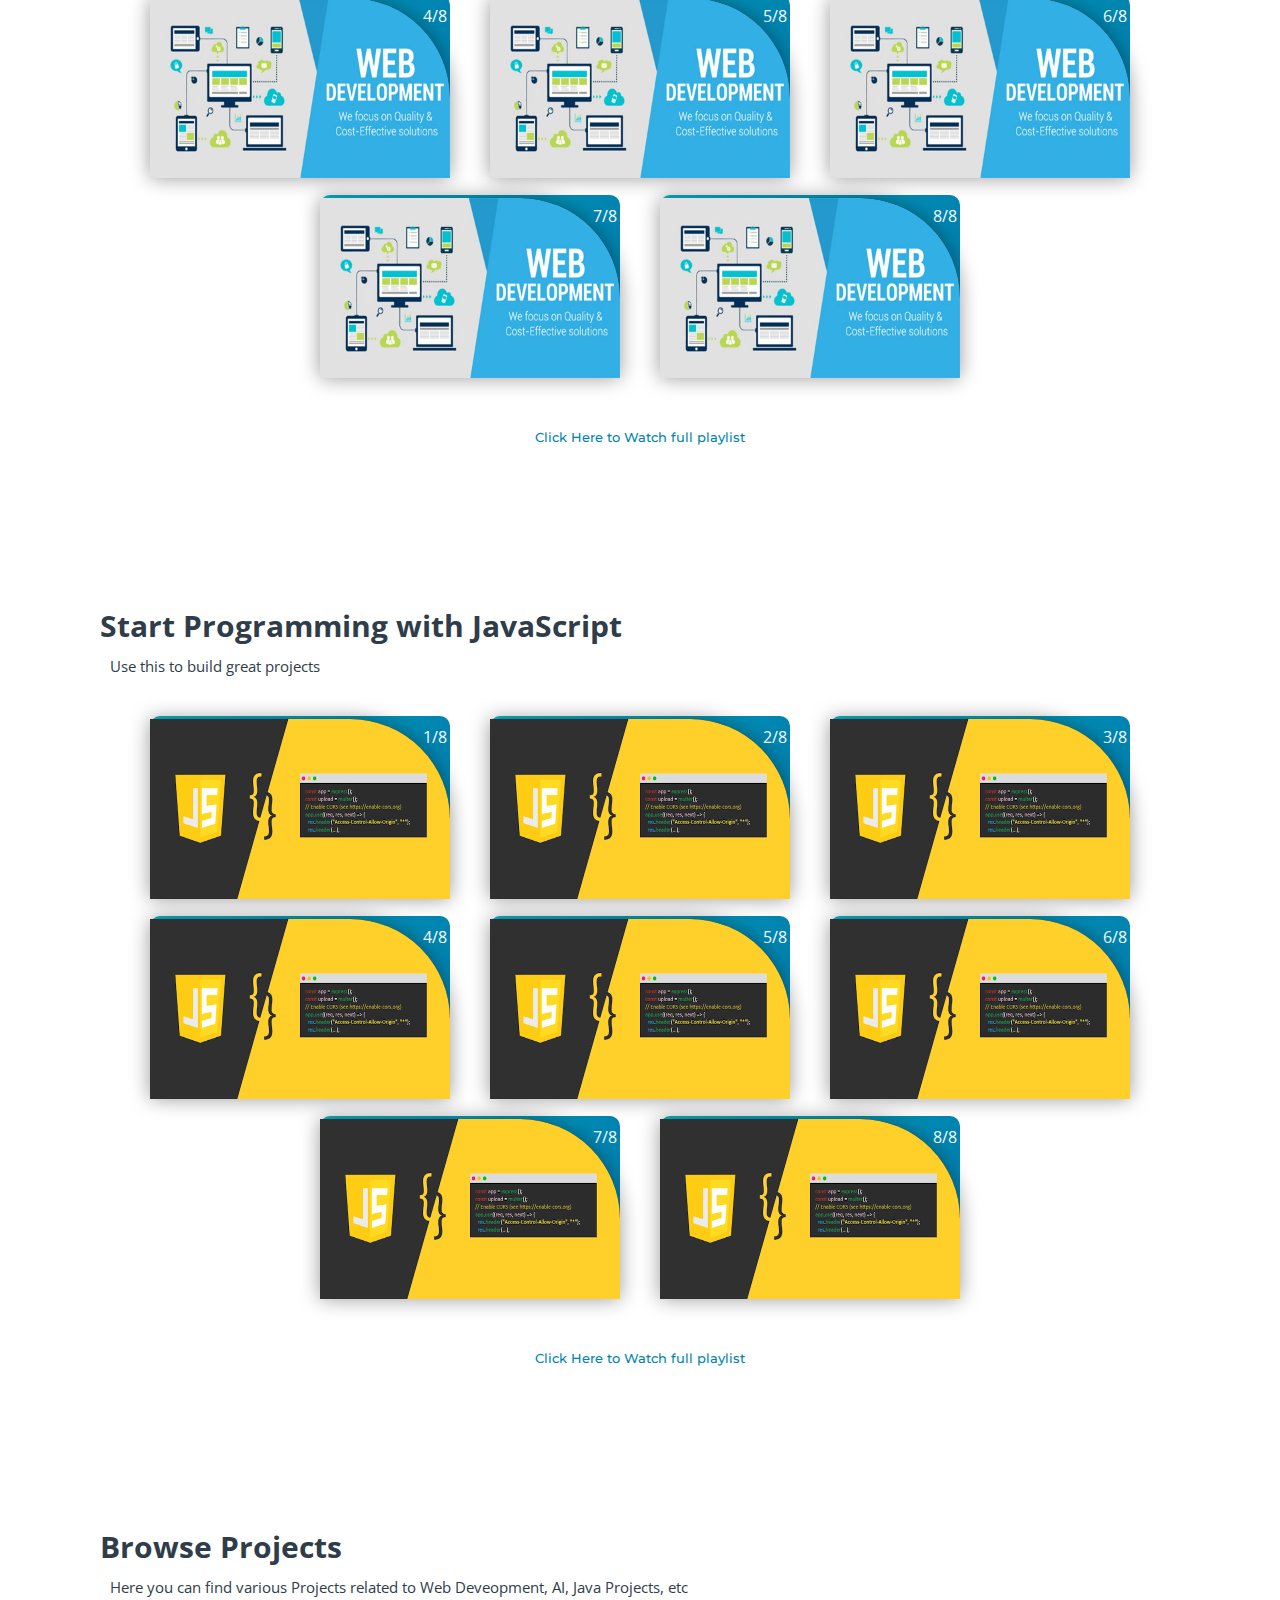
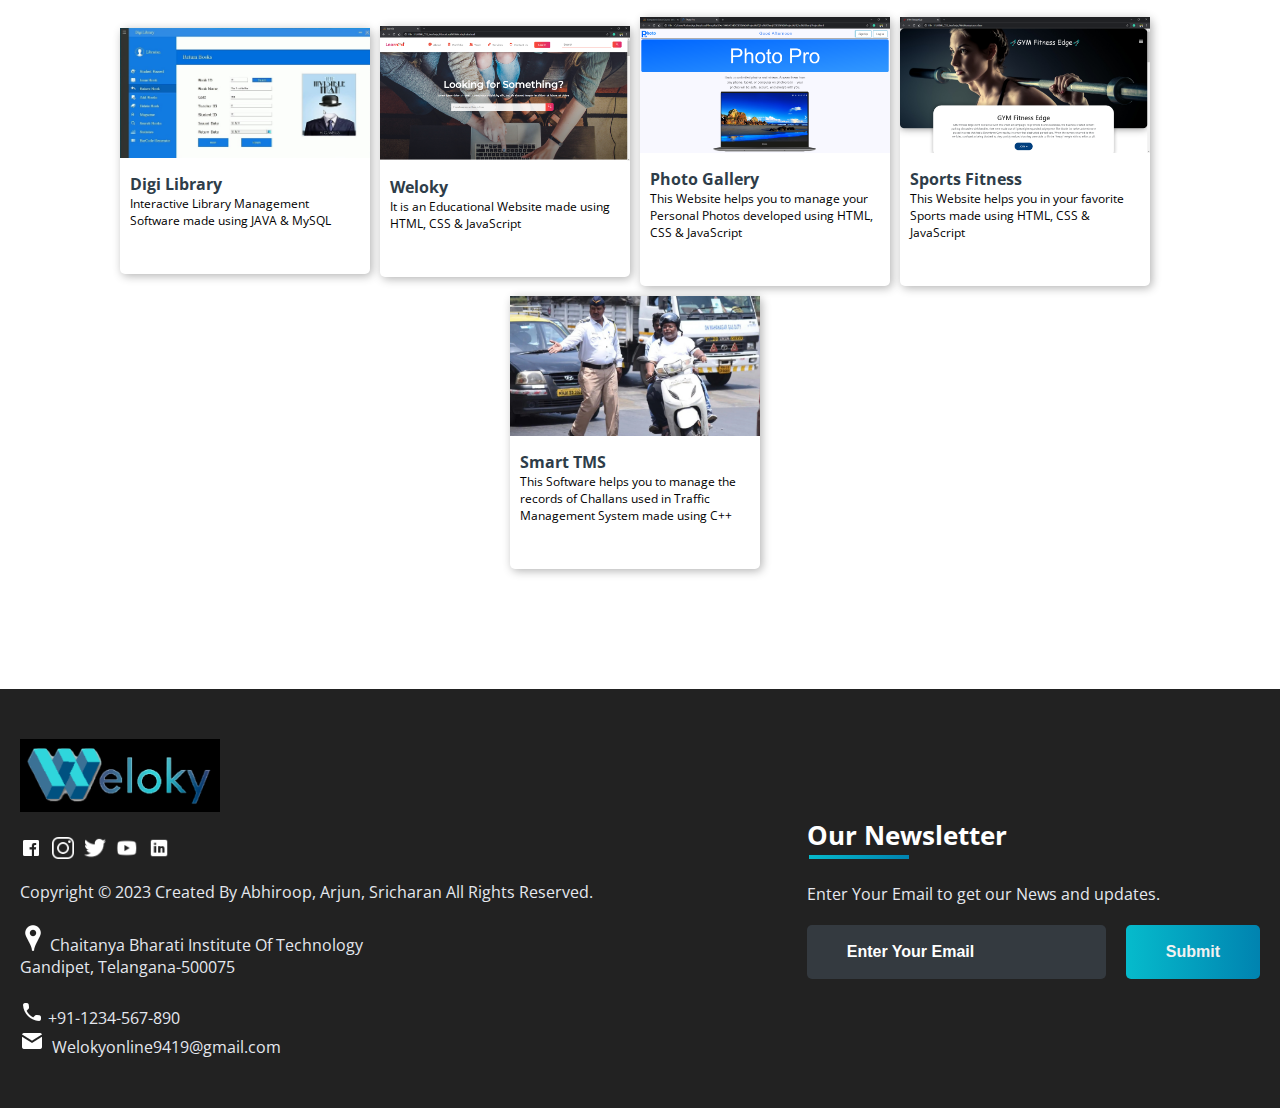
<file: subjects/computer_courses.html>
<!DOCTYPE html>
<html>
<head>
	<link rel="shortcut icon" type="png" href="../images/icon/favicon.png">
	<title>Computer Science Courses on Weloky</title>
	<link rel="stylesheet" type="text/css" href="subjects.css">
	<script type="text/javascript" src="../script.js"></script>
</head>
<body>
	
<!-- NAVIGATION -->
	<header>
		<div class="nav" id="nav">
			<div id="Weloky-logo">
			<a href="../index.html"><img src="../images/icon/logo.png" style="width: 120px;"></a></div>
			<div class="switch-tab" id="switch-tab" onclick="switchTAB()"><img src="../images/icon/menu.png"></div>
			<ul id="list-switch">
				<!-- <li><a href="jee.html"><img src="../images/courses/d1.png" class="icon">JEE</a></li> -->
				<li><a href="gate.html"><img src="../images/courses/paper.png" class="icon">GATE</a></li>
				<li><a href="#"><img src="../images/courses/computer.png" class="icon">Computer Courses</a></li>
				<li><a href="#data"><img src="../images/courses/data.png" class="icon">Data Structures</a></li>
				<li><a href="#algo"><img src="../images/courses/algo.png" class="icon">Algorithm</a></li>
				<li><a href="#projects"><img src="../images/courses/projects.png" class="icon">Projects</a></li>
			</ul>
			<div class="search" id="search-switch">
				<input type="search" placeholder="Search" class="srch"><button id="srchbtn"><img src="../images/icon/search.png"></button>
			</div>
		</div>
	</header>
	

<!-- MAIN Heading of Page -->
	<div class="title">
		<span>Computer Science Courses<br>on Weloky</span>
		<div class="shortdesc">
			<p>Learn programming languages and concepts to prepare for a career in<br>hardware or software development</p>
		</div>
	</div>


<!-- Some KeyWords related to Topic -->
	<div class="course">
		<div class="cbox">
		<div class="det"><a href="#java">Java</a></div>
		<div class="det"><a href="https://developer.android.com/">Android Development</a></div>
		<div class="det"><a href="https://docs.oracle.com/javafx/2/get_started/fxml_tutorial.htm">FXML</a></div>
		<div class="det"><a href="#c++">C++</a></div>
		<div class="det"><a href="https://www.geeksforgeeks.org/introduction-of-compiler-design/">Compiler Designing</a></div>
		<div class="det"><a href="https://www.coursera.org/specializations/game-design-and-development">Game Development</a></div>
		<div class="det"><a href="#algo">Algorithm</a></div>
		</div>
		<div class="cbox">
		<div class="det"><a href="#python">Python</a></div>
		<div class="det"><a href="https://www.coursera.org/learn/machine-learning">Machine Learning</a></div>
		<div class="det"><a href="https://en.wikipedia.org/wiki/Artificial_intelligence">Artificial Intelligence</a></div>
		<div class="det"><a href="https://en.wikipedia.org/wiki/Network">Networking</a></div>
		<div class="det"><a href="https://www.kaspersky.co.in/resource-center/definitions/what-is-cyber-security">Cyber Security</a></div>
		<div class="det"><a href="https://www.eccouncil.org/ethical-hacking/">Ethical Hacking</a></div>
		<div class="det"><a href="#data">Data Structures</a></div>
		</div>
		<div class="cbox">
		<div class="det"><a href="#html_css">HTML and CSS</a></div>
		<div class="det"><a href="https://www.udacity.com/course/full-stack-web-developer-nanodegree--nd0044">Full Stack Web Development</a></div>
		<div class="det"><a href="https://uxplanet.org/what-is-ui-vs-ux-design-and-the-difference-d9113f6612de?gi=6d9d13f4cc95">UI Designing</a></div>
		<div class="det"><a href="https://www.adobe.com/in/products/xd.html">Adobe XD</a></div>
		<div class="det"><a href="https://www.sciencedirect.com/topics/computer-science/hardware-design">Hardware Designing</a></div>
		<div class="det"><a href="#javascript">JavaScript</a></div>
		<div class="det"><a href="#html_css">Bootstrap</a></div>
		</div>
	</div>


<!-- Courses Available -->
	<div class="inbt">
		Accelerate your career with Computer Science programs
	</div>

	<div class="ccard">
	<center>
		<div class="ccardbox">
			<div class="dcard">
				<div class="fpart"><img src="../images/courses/java-course.jpg"></div>
				<a href="#java"><div class="spart">2 Courses <img src="../images/icon/dropdown.png"></div></a>
			</div>
			<div class="dcard">
				<div class="fpart"><img src="../images/courses/python-course.png"></div>
				<a href="#python"><div class="spart">5 Courses <img src="../images/icon/dropdown.png"></div></a>
			</div>
			<div class="dcard">
				<div class="fpart"><img src="../images/courses/c-course.jpg"></div>
				<a href="#c++"><div class="spart">3 Courses <img src="../images/icon/dropdown.png"></div></a>
			</div>
		</div>
		<div class="ccardbox">
			<div class="dcard">
				<div class="fpart"><img src="../images/courses/web-course.jpg"></div>
				<a href="#html_css"><div class="spart">6 Courses <img src="../images/icon/dropdown.png"></div></a>
			</div>
			<div class="dcard">
				<div class="fpart"><img src="../images/courses/data-course.jpg"></div>
				<a href="#data"><div class="spart">2 Courses <img src="../images/icon/dropdown.png"></div></a>
			</div>
			<div class="dcard">
				<div class="fpart"><img src="../images/courses/algo-course.jpg"></div>
				<a href="#algo"><div class="spart">1 Courses <img src="../images/icon/dropdown.png"></div></a>
			</div>
		</div>
	</center>
	</div>


<!-- Videos on JAVA Lectures -->
	<div class="title2" id="java">
		<span>Start Programming with Java</span>
		<div class="shortdesc2">
			<p>Practice and Practice to become a good Java programmer</p>
		</div>
	</div>
	
	<center>
		<div class="ccardbox2">
			<div class="dcard2"><span class="tag" >1/8</span>
				<div class="fpart2">
					<img src="../images/courses/java-course.jpg">
					<iframe src="https://www.youtube.com/embed/IsLyduxZ9sc" frameborder="0" allow="accelerometer; autoplay; encrypted-media; gyroscope; picture-in-picture" allowfullscreen></iframe>
				</div>
			</div>
			<div class="dcard2"><span class="tag" >2/8</span>
				<div class="fpart2">
					<img src="../images/courses/java-course.jpg">
					<iframe src="https://www.youtube.com/embed/U_vuESBFEpE" frameborder="0" allow="accelerometer; autoplay; encrypted-media; gyroscope; picture-in-picture" allowfullscreen></iframe>
				</div>
			</div>
			<div class="dcard2"><span class="tag" >3/8</span>
				<div class="fpart2">
					<img src="../images/courses/java-course.jpg">
					<iframe src="https://www.youtube.com/embed/7i8vbPA37y0" frameborder="0" allow="accelerometer; autoplay; encrypted-media; gyroscope; picture-in-picture" allowfullscreen></iframe>
				</div>
			</div>
			<div class="dcard2"><span class="tag" >4/8</span>
				<div class="fpart2">
					<img src="../images/courses/java-course.jpg">
					<iframe src="https://www.youtube.com/embed/FB47F-QIk3k" frameborder="0" allow="accelerometer; autoplay; encrypted-media; gyroscope; picture-in-picture" allowfullscreen></iframe>
				</div>
			</div>
			<div class="dcard2"><span class="tag" >5/8</span>
				<div class="fpart2">
					<img src="../images/courses/java-course.jpg">
					<iframe src="https://www.youtube.com/embed/8qyVcHJ1Et4" frameborder="0" allow="accelerometer; autoplay; encrypted-media; gyroscope; picture-in-picture" allowfullscreen></iframe>
				</div>
			</div>
			<div class="dcard2"><span class="tag" >6/8</span>
				<div class="fpart2">
					<img src="../images/courses/java-course.jpg">
					<iframe src="https://www.youtube.com/embed/N53Vf8HGd-0" frameborder="0" allow="accelerometer; autoplay; encrypted-media; gyroscope; picture-in-picture" allowfullscreen></iframe>
				</div>
			</div>
			<div class="dcard2"><span class="tag" >7/8</span>
				<div class="fpart2">
					<img src="../images/courses/java-course.jpg">
					<iframe src="https://www.youtube.com/embed/slz2Vc904Qg" frameborder="0" allow="accelerometer; autoplay; encrypted-media; gyroscope; picture-in-picture" allowfullscreen></iframe>
				</div>
			</div>
			<div class="dcard2"><span class="tag" >8/8</span>
				<div class="fpart2">
					<img src="../images/courses/java-course.jpg">
					<iframe src="https://www.youtube.com/embed/Q0NVRQP1Z5g" frameborder="0" allow="accelerometer; autoplay; encrypted-media; gyroscope; picture-in-picture" allowfullscreen></iframe>
				</div>
			</div>
		</div>
	</center>
	<br><br>
	<div class="click-me">
		<a href="https://www.youtube.com/watch?v=IsLyduxZ9sc&list=PLX9Zi6XTqOKQ7TdRz0QynGIKuMV9Q2H8E" target="_blank">Click Here to Watch full playlist</a>
	</div>

<!-- Videos on C++ Lectures -->

	<div class="title2" id="c++">
		<span>Start Programming with C++</span>
		<div class="shortdesc2">
			<p>Practice and Practice to become a good C++ programmer</p>
		</div>
	</div>
	<center>
		<div class="ccardbox2">
			<div class="dcard2"><span class="tag" >1/8</span>
				<div class="fpart2"><img src="../images/courses/c-course.jpg">
					<iframe src="https://www.youtube.com/embed/Iuo9PpGE04Y" frameborder="0" allow="accelerometer; autoplay; encrypted-media; gyroscope; picture-in-picture" allowfullscreen></iframe>
				</div>
			</div>
			<div class="dcard2"><span class="tag" >2/8</span>
				<div class="fpart2"><img src="../images/courses/c-course.jpg">
					<iframe src="https://www.youtube.com/embed/52dHKRD7cdg" frameborder="0" allow="accelerometer; autoplay; encrypted-media; gyroscope; picture-in-picture" allowfullscreen></iframe>
				</div>
			</div>
			<div class="dcard2"><span class="tag" >3/8</span>
				<div class="fpart2"><img src="../images/courses/c-course.jpg">
					<iframe src="https://www.youtube.com/embed/Iuo9PpGE04Y" frameborder="0" allow="accelerometer; autoplay; encrypted-media; gyroscope; picture-in-picture" allowfullscreen></iframe>
				</div>
			</div>
			<div class="dcard2"><span class="tag" >4/8</span>
				<div class="fpart2"><img src="../images/courses/c-course.jpg">
					<iframe src="https://www.youtube.com/embed/Iuo9PpGE04Y" frameborder="0" allow="accelerometer; autoplay; encrypted-media; gyroscope; picture-in-picture" allowfullscreen></iframe>
				</div>
			</div>
		
			<div class="dcard2"><span class="tag" >5/8</span>
				<div class="fpart2"><img src="../images/courses/c-course.jpg">
					<iframe src="https://www.youtube.com/embed/Iuo9PpGE04Y" frameborder="0" allow="accelerometer; autoplay; encrypted-media; gyroscope; picture-in-picture" allowfullscreen></iframe>
				</div>
			</div>
			<div class="dcard2"><span class="tag" >6/8</span>
				<div class="fpart2"><img src="../images/courses/c-course.jpg">
					<iframe src="https://www.youtube.com/embed/Iuo9PpGE04Y" frameborder="0" allow="accelerometer; autoplay; encrypted-media; gyroscope; picture-in-picture" allowfullscreen></iframe>
				</div>
			</div>
			<div class="dcard2"><span class="tag" >7/8</span>
				<div class="fpart2"><img src="../images/courses/c-course.jpg">
					<iframe src="https://www.youtube.com/embed/Iuo9PpGE04Y" frameborder="0" allow="accelerometer; autoplay; encrypted-media; gyroscope; picture-in-picture" allowfullscreen></iframe>
				</div>
			</div>
			<div class="dcard2"><span class="tag" >8/8</span>
				<div class="fpart2"><img src="../images/courses/c-course.jpg">
					<iframe src="https://www.youtube.com/embed/Iuo9PpGE04Y" frameborder="0" allow="accelerometer; autoplay; encrypted-media; gyroscope; picture-in-picture" allowfullscreen></iframe>
				</div>
			</div>
		</div>
	</center>
<br><br>
	<div class="click-me">
		<a href="https://www.youtube.com/watch?v=Iuo9PpGE04Y&feature=youtu.be" target="_blank">Click Here to Watch full playlist</a>
	</div>

<!-- Videos on PYTHON Lectures -->

	<div class="title2" id="python">
		<span>Start Programming with Python</span>
		<div class="shortdesc2">
			<p>Practice and Practice to become a good Python programmer</p>
		</div>
	</div>
	<center>
		<div class="ccardbox2">
			<div class="dcard2"><span class="tag" >1/8</span>
				<div class="fpart2"><img src="../images/courses/python-course.png">
					<iframe src="https://www.youtube.com/embed/QXeEoD0pB3E" frameborder="0" allow="accelerometer; autoplay; encrypted-media; gyroscope; picture-in-picture" allowfullscreen></iframe>
				</div>
			</div>
			<div class="dcard2"><span class="tag" >2/8</span>
				<div class="fpart2"><img src="../images/courses/python-course.png">
					<iframe src="https://www.youtube.com/embed/QXeEoD0pB3E" frameborder="0" allow="accelerometer; autoplay; encrypted-media; gyroscope; picture-in-picture" allowfullscreen></iframe>
				</div>
			</div>
			<div class="dcard2"><span class="tag" >3/8</span>
				<div class="fpart2"><img src="../images/courses/python-course.png">
					<iframe src="https://www.youtube.com/embed/QXeEoD0pB3E" frameborder="0" allow="accelerometer; autoplay; encrypted-media; gyroscope; picture-in-picture" allowfullscreen></iframe>
				</div>
			</div>
			<div class="dcard2"><span class="tag" >4/8</span>
				<div class="fpart2"><img src="../images/courses/python-course.png">
					<iframe src="https://www.youtube.com/embed/QXeEoD0pB3E" frameborder="0" allow="accelerometer; autoplay; encrypted-media; gyroscope; picture-in-picture" allowfullscreen></iframe>
				</div>
			</div>
		
			<div class="dcard2"><span class="tag" >5/8</span>
				<div class="fpart2"><img src="../images/courses/python-course.png">
					<iframe src="https://www.youtube.com/embed/QXeEoD0pB3E" frameborder="0" allow="accelerometer; autoplay; encrypted-media; gyroscope; picture-in-picture" allowfullscreen></iframe>
				</div>
			</div>
			<div class="dcard2"><span class="tag" >6/8</span>
				<div class="fpart2"><img src="../images/courses/python-course.png">
					<iframe src="https://www.youtube.com/embed/QXeEoD0pB3E" frameborder="0" allow="accelerometer; autoplay; encrypted-media; gyroscope; picture-in-picture" allowfullscreen></iframe>
				</div>
			</div>
			<div class="dcard2"><span class="tag" >7/8</span>
				<div class="fpart2"><img src="../images/courses/python-course.png">
					<iframe src="https://www.youtube.com/embed/QXeEoD0pB3E" frameborder="0" allow="accelerometer; autoplay; encrypted-media; gyroscope; picture-in-picture" allowfullscreen></iframe>
				</div>
			</div>
			<div class="dcard2"><span class="tag" >8/8</span>
				<div class="fpart2"><img src="../images/courses/python-course.png">
					<iframe src="https://www.youtube.com/embed/QXeEoD0pB3E" frameborder="0" allow="accelerometer; autoplay; encrypted-media; gyroscope; picture-in-picture" allowfullscreen></iframe>
				</div>
			</div>
		</div>
	</center>

<br><br>
	<div class="click-me">
		<a href="https://youtu.be/QXeEoD0pB3E" target="_blank">Click Here to Watch full playlist</a>
	</div>
<!-- Videos on DATA STRUCTURES Lectures -->

	<div class="title2" id="data">
		<span>Data Structures</span>
		<div class="shortdesc2">
			<p>Make your data structures concepts strong...</p>
		</div>
	</div>
	<center>
		<div class="ccardbox2">
			<div class="dcard2"><span class="tag" >1/8</span>
				<div class="fpart2"><img src="../images/courses/data-course.jpg">
					<iframe src="https://www.youtube.com/embed/Db9ZYbJONHc" frameborder="0" allow="accelerometer; autoplay; encrypted-media; gyroscope; picture-in-picture" allowfullscreen></iframe>
				</div>
			</div>
			<div class="dcard2"><span class="tag" >2/8</span>
				<div class="fpart2"><img src="../images/courses/data-course.jpg">
					<iframe src="https://www.youtube.com/embed/Db9ZYbJONHc" frameborder="0" allow="accelerometer; autoplay; encrypted-media; gyroscope; picture-in-picture" allowfullscreen></iframe>
				</div>
			</div>
			<div class="dcard2"><span class="tag" >3/8</span>
				<div class="fpart2"><img src="../images/courses/data-course.jpg">
					<iframe src="https://www.youtube.com/embed/Db9ZYbJONHc" frameborder="0" allow="accelerometer; autoplay; encrypted-media; gyroscope; picture-in-picture" allowfullscreen></iframe>
				</div>
			</div>
			<div class="dcard2"><span class="tag" >4/8</span>
				<div class="fpart2"><img src="../images/courses/data-course.jpg">
					<iframe src="https://www.youtube.com/embed/Db9ZYbJONHc" frameborder="0" allow="accelerometer; autoplay; encrypted-media; gyroscope; picture-in-picture" allowfullscreen></iframe>
				</div>
			</div>
		
			<div class="dcard2"><span class="tag" >5/8</span>
				<div class="fpart2"><img src="../images/courses/data-course.jpg">
					<iframe src="https://www.youtube.com/embed/Db9ZYbJONHc" frameborder="0" allow="accelerometer; autoplay; encrypted-media; gyroscope; picture-in-picture" allowfullscreen></iframe>
				</div>
			</div>
			<div class="dcard2"><span class="tag" >6/8</span>
				<div class="fpart2"><img src="../images/courses/data-course.jpg">
					<iframe src="https://www.youtube.com/embed/Db9ZYbJONHc" frameborder="0" allow="accelerometer; autoplay; encrypted-media; gyroscope; picture-in-picture" allowfullscreen></iframe>
				</div>
			</div>
			<div class="dcard2"><span class="tag" >7/8</span>
				<div class="fpart2"><img src="../images/courses/data-course.jpg">
					<iframe src="https://www.youtube.com/embed/Db9ZYbJONHc" frameborder="0" allow="accelerometer; autoplay; encrypted-media; gyroscope; picture-in-picture" allowfullscreen></iframe>
				</div>
			</div>
			<div class="dcard2"><span class="tag" >8/8</span>
				<div class="fpart2"><img src="../images/courses/data-course.jpg">
					<iframe src="https://www.youtube.com/embed/Db9ZYbJONHc" frameborder="0" allow="accelerometer; autoplay; encrypted-media; gyroscope; picture-in-picture" allowfullscreen></iframe>
				</div>
			</div>
		</div>
	</center>
<br><br>
	<div class="click-me">
		<a href="https://www.youtube.com/watch?v=Db9ZYbJONHc" target="_blank">Click Here to Watch full playlist</a>
	</div>

<!-- Videos on ALGORITHM Lectures -->

	<div class="title2" id="algo">
		<span>Algorithm</span>
		<div class="shortdesc2">
			<p>Make your algorithm concepts clear...</p>
		</div>
	</div>
	<center>
		<div class="ccardbox2">
			<div class="dcard2"><span class="tag" >1/8</span>
				<div class="fpart2"><img src="../images/courses/algo-course.jpg">
					<iframe src="https://www.youtube.com/embed/0IAPZzGSbME" frameborder="0" allow="accelerometer; autoplay; encrypted-media; gyroscope; picture-in-picture" allowfullscreen></iframe>
				</div>
			</div>
			<div class="dcard2"><span class="tag" >2/8</span>
				<div class="fpart2"><img src="../images/courses/algo-course.jpg">
					<iframe src="https://www.youtube.com/embed/0IAPZzGSbME" frameborder="0" allow="accelerometer; autoplay; encrypted-media; gyroscope; picture-in-picture" allowfullscreen></iframe>
				</div>
			</div>
			<div class="dcard2"><span class="tag" >3/8</span>
				<div class="fpart2"><img src="../images/courses/algo-course.jpg">
					<iframe src="https://www.youtube.com/embed/0IAPZzGSbME" frameborder="0" allow="accelerometer; autoplay; encrypted-media; gyroscope; picture-in-picture" allowfullscreen></iframe>
				</div>
			</div>
			<div class="dcard2"><span class="tag" >4/8</span>
				<div class="fpart2"><img src="../images/courses/algo-course.jpg">
					<iframe src="https://www.youtube.com/embed/0IAPZzGSbME" frameborder="0" allow="accelerometer; autoplay; encrypted-media; gyroscope; picture-in-picture" allowfullscreen></iframe>
				</div>
			</div>
		
			<div class="dcard2"><span class="tag" >5/8</span>
				<div class="fpart2"><img src="../images/courses/algo-course.jpg">
					<iframe src="https://www.youtube.com/embed/0IAPZzGSbME" frameborder="0" allow="accelerometer; autoplay; encrypted-media; gyroscope; picture-in-picture" allowfullscreen></iframe>
				</div>
			</div>
			<div class="dcard2"><span class="tag" >6/8</span>
				<div class="fpart2"><img src="../images/courses/algo-course.jpg">
					<iframe src="https://www.youtube.com/embed/0IAPZzGSbME" frameborder="0" allow="accelerometer; autoplay; encrypted-media; gyroscope; picture-in-picture" allowfullscreen></iframe>
				</div>
			</div>
			<div class="dcard2"><span class="tag" >7/8</span>
				<div class="fpart2"><img src="../images/courses/algo-course.jpg">
					<iframe src="https://www.youtube.com/embed/0IAPZzGSbME" frameborder="0" allow="accelerometer; autoplay; encrypted-media; gyroscope; picture-in-picture" allowfullscreen></iframe>
				</div>
			</div>
			<div class="dcard2"><span class="tag" >8/8</span>
				<div class="fpart2"><img src="../images/courses/algo-course.jpg">
					<iframe src="https://www.youtube.com/embed/0IAPZzGSbME" frameborder="0" allow="accelerometer; autoplay; encrypted-media; gyroscope; picture-in-picture" allowfullscreen></iframe>
				</div>
			</div>
		</div>
	</center>
<br><br>
	<div class="click-me">
		<a href="https://www.youtube.com/watch?v=0IAPZzGSbME" target="_blank">Click Here to Watch full playlist</a>
	</div>

<!-- Videos on HTML and CSS Lectures -->

	<div class="title2" id="html_css">
		<span>Start Programming with HTML and CSS</span>
		<div class="shortdesc2">
			<p>Show your creativity and uniqueness</p>
		</div>
	</div>
	<center>
		<div class="ccardbox2">
			<div class="dcard2"><span class="tag" >1/8</span>
				<div class="fpart2"><img src="../images/courses/web-course.jpg">
					<iframe src="https://www.youtube.com/embed/TKYsuU86-DQ" frameborder="0" allow="accelerometer; autoplay; encrypted-media; gyroscope; picture-in-picture" allowfullscreen></iframe>
				</div>
			</div>
			<div class="dcard2"><span class="tag" >2/8</span>
				<div class="fpart2"><img src="../images/courses/web-course.jpg">
					<iframe src="https://www.youtube.com/embed/TKYsuU86-DQ" frameborder="0" allow="accelerometer; autoplay; encrypted-media; gyroscope; picture-in-picture" allowfullscreen></iframe>
				</div>
			</div>
			<div class="dcard2"><span class="tag" >3/8</span>
				<div class="fpart2"><img src="../images/courses/web-course.jpg">
					<iframe src="https://www.youtube.com/embed/TKYsuU86-DQ" frameborder="0" allow="accelerometer; autoplay; encrypted-media; gyroscope; picture-in-picture" allowfullscreen></iframe>
				</div>
			</div>
			<div class="dcard2"><span class="tag" >4/8</span>
				<div class="fpart2"><img src="../images/courses/web-course.jpg">
					<iframe src="https://www.youtube.com/embed/TKYsuU86-DQ" frameborder="0" allow="accelerometer; autoplay; encrypted-media; gyroscope; picture-in-picture" allowfullscreen></iframe>
				</div>
			</div>
		
			<div class="dcard2"><span class="tag" >5/8</span>
				<div class="fpart2"><img src="../images/courses/web-course.jpg">
					<iframe src="https://www.youtube.com/embed/TKYsuU86-DQ" frameborder="0" allow="accelerometer; autoplay; encrypted-media; gyroscope; picture-in-picture" allowfullscreen></iframe>
				</div>
			</div>
			<div class="dcard2"><span class="tag" >6/8</span>
				<div class="fpart2"><img src="../images/courses/web-course.jpg">
					<iframe src="https://www.youtube.com/embed/TKYsuU86-DQ" frameborder="0" allow="accelerometer; autoplay; encrypted-media; gyroscope; picture-in-picture" allowfullscreen></iframe>
				</div>
			</div>
			<div class="dcard2"><span class="tag" >7/8</span>
				<div class="fpart2"><img src="../images/courses/web-course.jpg">
					<iframe src="https://www.youtube.com/embed/TKYsuU86-DQ" frameborder="0" allow="accelerometer; autoplay; encrypted-media; gyroscope; picture-in-picture" allowfullscreen></iframe>
				</div>
			</div>
			<div class="dcard2"><span class="tag" >8/8</span>
				<div class="fpart2"><img src="../images/courses/web-course.jpg">
					<iframe src="https://www.youtube.com/embed/TKYsuU86-DQ" frameborder="0" allow="accelerometer; autoplay; encrypted-media; gyroscope; picture-in-picture" allowfullscreen></iframe>
				</div>
			</div>
		</div>
	</center>

<br><br>
	<div class="click-me">
		<a href="https://www.youtube.com/watch?v=TKYsuU86-DQ" target="_blank">Click Here to Watch full playlist</a>
	</div>
<!-- Videos on JAVASCRIPT Lectures -->

	<div class="title2" id="javascript">
		<span>Start Programming with JavaScript</span>
		<div class="shortdesc2">
			<p>Use this to build great projects</p>
		</div>
	</div>
	<center>
		<div class="ccardbox2">
			<div class="dcard2"><span class="tag" >1/8</span>
				<div class="fpart2"><img src="../images/courses/javascript-course.jpg">
					<iframe src="https://www.youtube.com/embed/uDwSnnhl1Ng" frameborder="0" allow="accelerometer; autoplay; encrypted-media; gyroscope; picture-in-picture" allowfullscreen></iframe>
				</div>
			</div>
			<div class="dcard2"><span class="tag" >2/8</span>
				<div class="fpart2"><img src="../images/courses/javascript-course.jpg">
					<iframe src="https://www.youtube.com/embed/uDwSnnhl1Ng" frameborder="0" allow="accelerometer; autoplay; encrypted-media; gyroscope; picture-in-picture" allowfullscreen></iframe>
				</div>
			</div>
			<div class="dcard2"><span class="tag" >3/8</span>
				<div class="fpart2"><img src="../images/courses/javascript-course.jpg">
					<iframe src="https://www.youtube.com/embed/uDwSnnhl1Ng" frameborder="0" allow="accelerometer; autoplay; encrypted-media; gyroscope; picture-in-picture" allowfullscreen></iframe>
				</div>
			</div>
			<div class="dcard2"><span class="tag" >4/8</span>
				<div class="fpart2"><img src="../images/courses/javascript-course.jpg">
					<iframe src="https://www.youtube.com/embed/uDwSnnhl1Ng" frameborder="0" allow="accelerometer; autoplay; encrypted-media; gyroscope; picture-in-picture" allowfullscreen></iframe>
				</div>
			</div>
		
			<div class="dcard2"><span class="tag" >5/8</span>
				<div class="fpart2"><img src="../images/courses/javascript-course.jpg">
					<iframe src="https://www.youtube.com/embed/uDwSnnhl1Ng" frameborder="0" allow="accelerometer; autoplay; encrypted-media; gyroscope; picture-in-picture" allowfullscreen></iframe>
				</div>
			</div>
			<div class="dcard2"><span class="tag" >6/8</span>
				<div class="fpart2"><img src="../images/courses/javascript-course.jpg">
					<iframe src="https://www.youtube.com/embed/uDwSnnhl1Ng" frameborder="0" allow="accelerometer; autoplay; encrypted-media; gyroscope; picture-in-picture" allowfullscreen></iframe>
				</div>
			</div>
			<div class="dcard2"><span class="tag" >7/8</span>
				<div class="fpart2"><img src="../images/courses/javascript-course.jpg">
					<iframe src="https://www.youtube.com/embed/uDwSnnhl1Ng" frameborder="0" allow="accelerometer; autoplay; encrypted-media; gyroscope; picture-in-picture" allowfullscreen></iframe>
				</div>
			</div>
			<div class="dcard2"><span class="tag" >8/8</span>
				<div class="fpart2"><img src="../images/courses/javascript-course.jpg">
					<iframe src="https://www.youtube.com/embed/uDwSnnhl1Ng" frameborder="0" allow="accelerometer; autoplay; encrypted-media; gyroscope; picture-in-picture" allowfullscreen></iframe>
				</div>
			</div>
		</div>
	</center>
<br><br>
	<div class="click-me">
		<a href="https://www.youtube.com/watch?v=uDwSnnhl1Ng" target="_blank">Click Here to Watch full playlist</a>
	</div>

<!-- PROJECTS -->
	<div class="title2" id="projects">
		<span>Browse Projects</span>
		<div class="shortdesc2">
			<p>Here you can find various Projects related to Web Deveopment, AI, Java Projects, etc</p>
		</div>
	</div>
	<div class="project-panel">
		<div class="project-card">
			<img src="../images/projects/p1.jpg">
			<div class="info">
				<h4>Digi Library</h4><p>Interactive Library Management Software made using JAVA & MySQL</p>
				<div class="download"><a href="https://github.com/roshan9419" target="_blank">Download</a></div>	
			</div>
		</div>
		<div class="project-card">
			<img src="../images/projects/p2.jpg">
			<div class="info">
				<h4>Weloky</h4><p>It is an Educational Website made using HTML, CSS & JavaScript</p>
				<div class="download"><a href="https://github.com/roshan9419" target="_blank">Download</a></div>
			</div>
		</div>
		<div class="project-card">
			<img src="../images/projects/p3.jpg">
			<div class="info">
				<h4>Photo Gallery</h4><p>This Website helps you to manage your Personal Photos developed using HTML, CSS & JavaScript</p>
				<div class="download"><a href="https://github.com/roshan9419" target="_blank">Download</a></div>
			</div>
		</div>
		<div class="project-card">
			<img src="../images/projects/p4.jpg">
			<div class="info">
				<h4>Sports Fitness</h4><p>This Website helps you in your favorite Sports made using HTML, CSS & JavaScript</p>
				<div class="download"><a href="https://github.com/roshan9419" target="_blank">Download</a></div>
			</div>
		</div>
		<div class="project-card">
			<img src="../images/projects/p5.jpg">
			<div class="info">
				<h4>Smart TMS</h4><p>This Software helps you to manage the records of Challans used in Traffic Management System made using C++</p>
				<div class="download"><a href="https://github.com/roshan9419/smart_traffic" target="_blank">Download</a></div>
			</div>
		</div>

	</div>

<br><br><br><br><br>

<!-- FOOTER -->
<footer>
	<div class="footer-container">
		<div class="left-col">
			<img src="../images/icon/logo - Copy.png" style="width: 200px;">
			<div class="logo"></div>
			<div class="social-media">
				<a href="#"><img src="../images/icon\fb.png"></a>
				<a href="#"><img src="../images/icon\insta.png"></a>
				<a href="#"><img src="../images/icon\tt.png"></a>
				<a href="#"><img src="../images/icon\ytube.png"></a>
				<a href="#"><img src="../images/icon\linkedin.png"></a>
			</div><br><br>
			<p class="rights-text">Copyright © 2023 Created By Abhiroop, Arjun, Sricharan All Rights Reserved.</p>
			<br>
			<p><img src="../images/icon/location.png"> Chaitanya Bharati Institute Of Technology<br>Gandipet,
				Telangana-500075</p><br>
			<p><img src="../images/icon/phone.png"> +91-1234-567-890<br><img src="../images/icon/mail.png">&nbsp;
				Welokyonline9419@gmail.com</p>
		</div>
		<div class="right-col">
			<h1 style="color: #fff">Our Newsletter</h1>
			<div class="border"></div><br>
			<p>Enter Your Email to get our News and updates.</p>
			<form class="newsletter-form">
				<input class="txtb" type="email" placeholder="Enter Your Email">
				<input class="btn" type="submit" value="Submit">
			</form>
		</div>
	</div>
</footer>


</body>
</html>
</file>
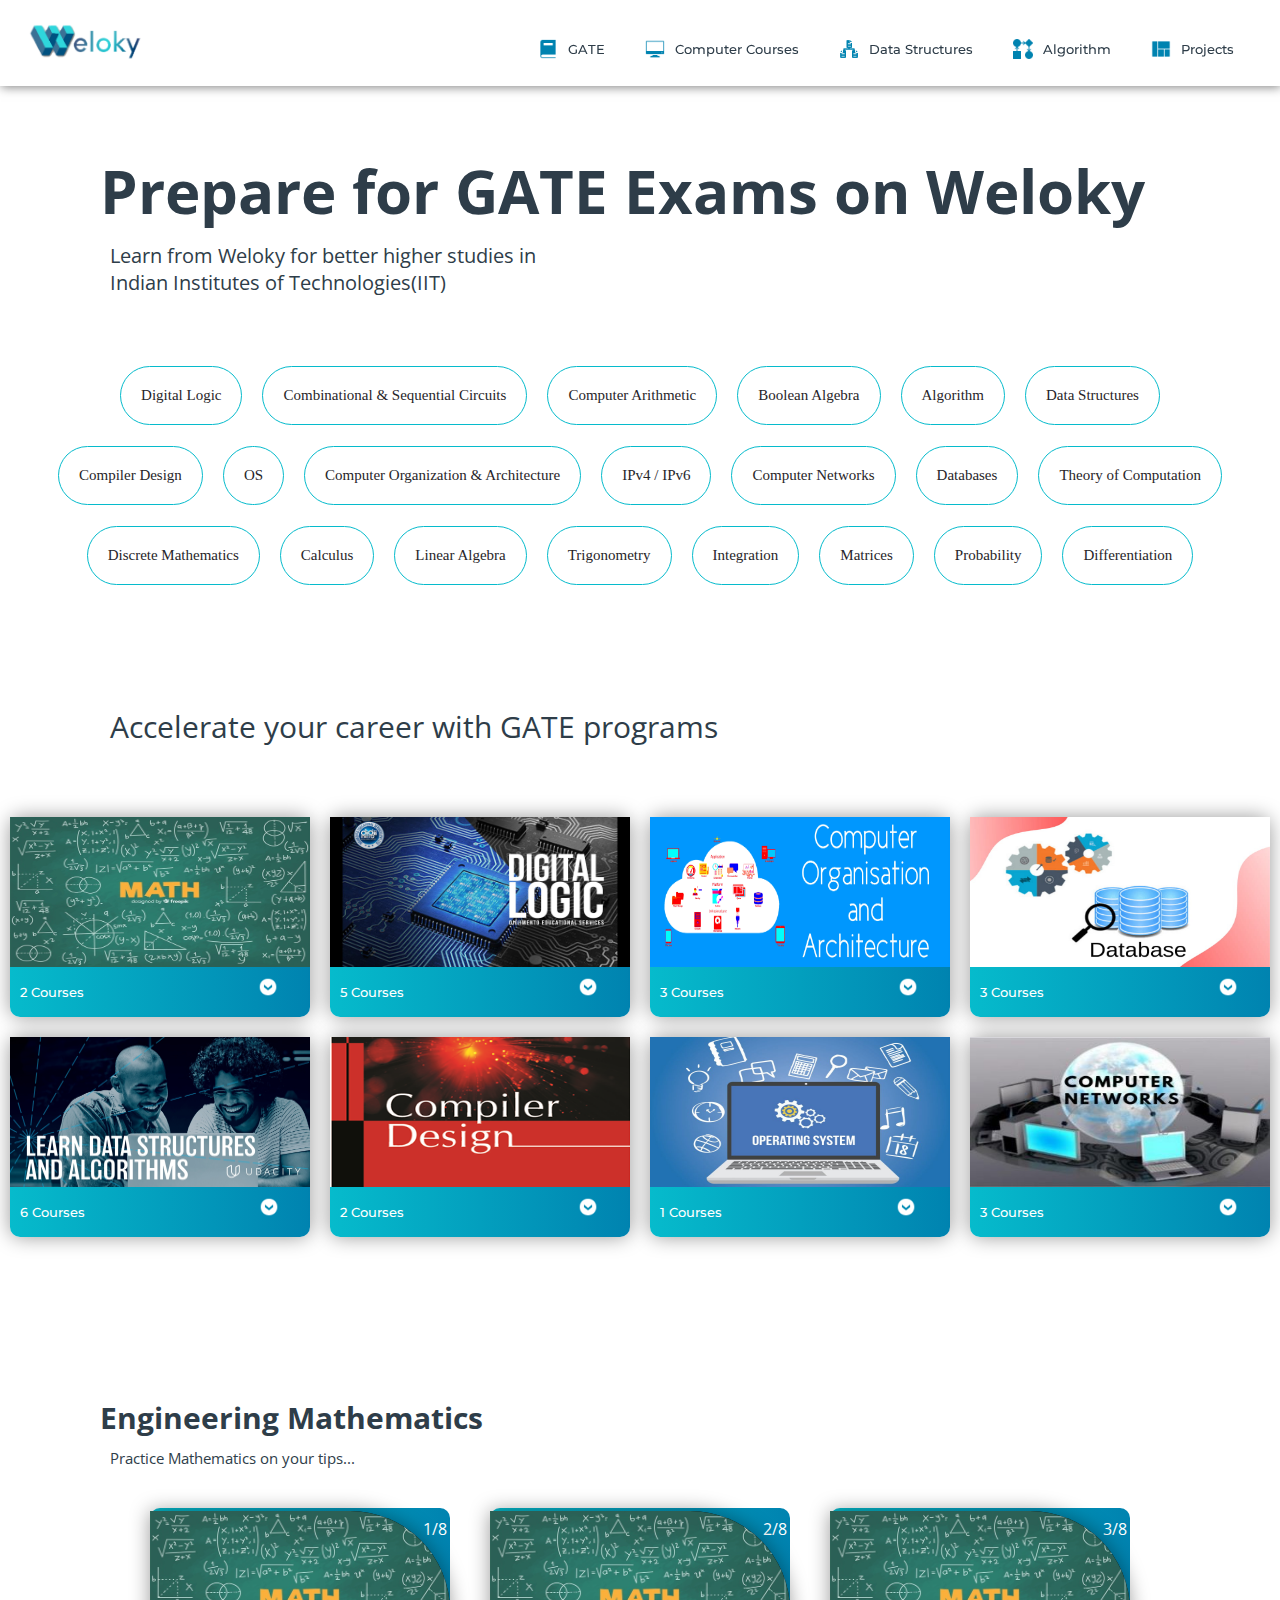
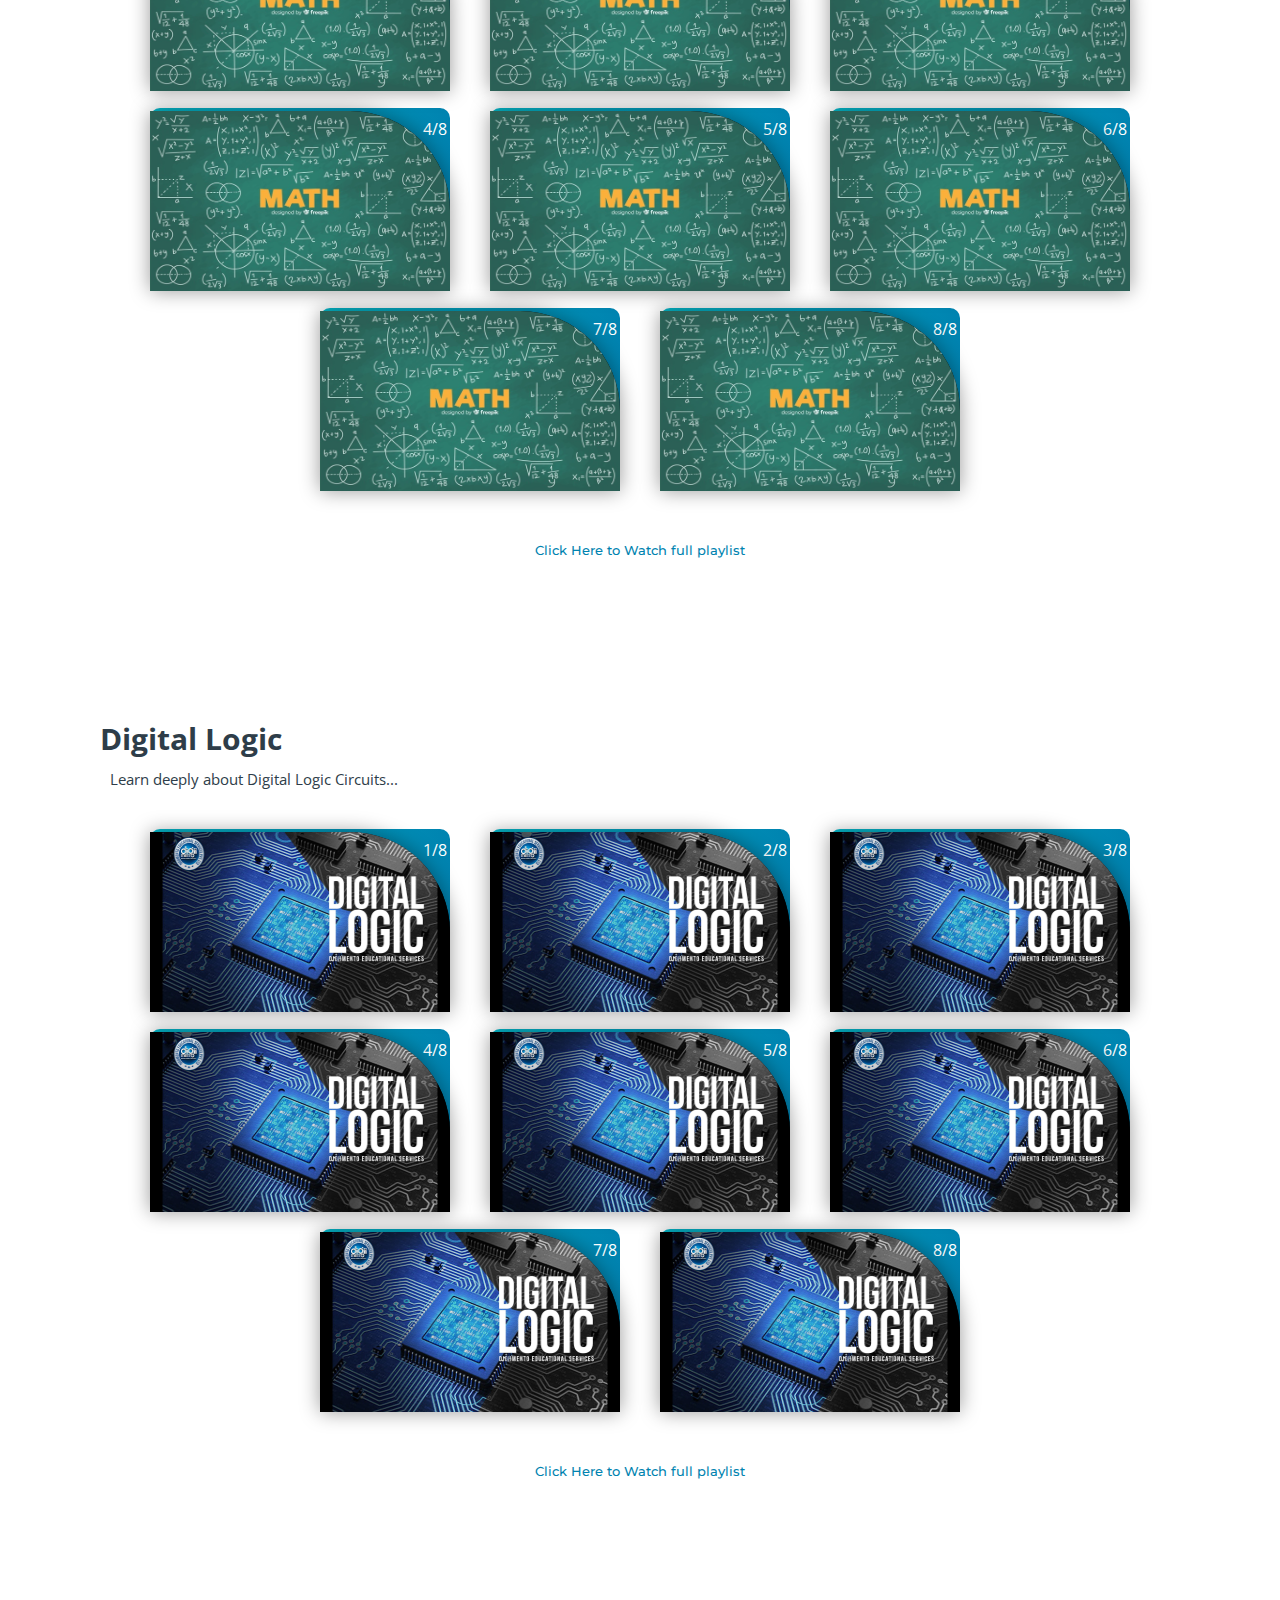
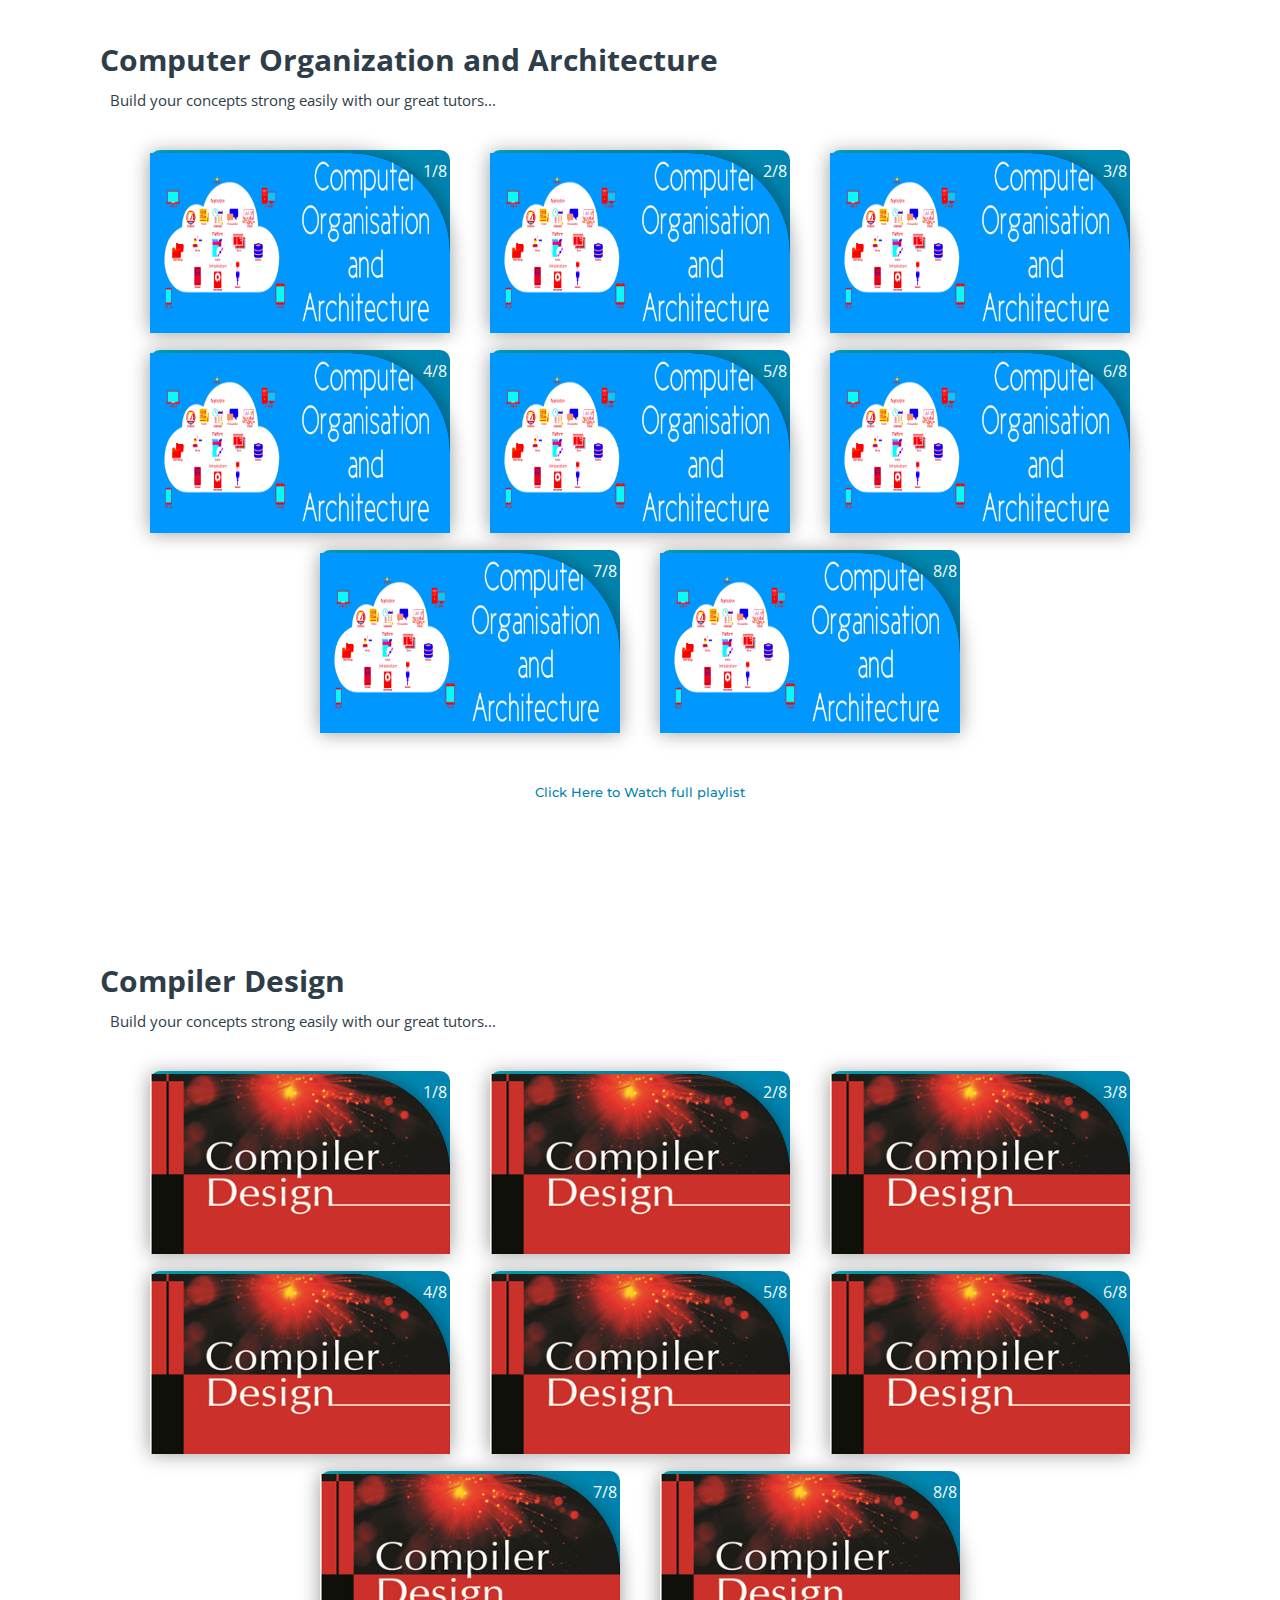
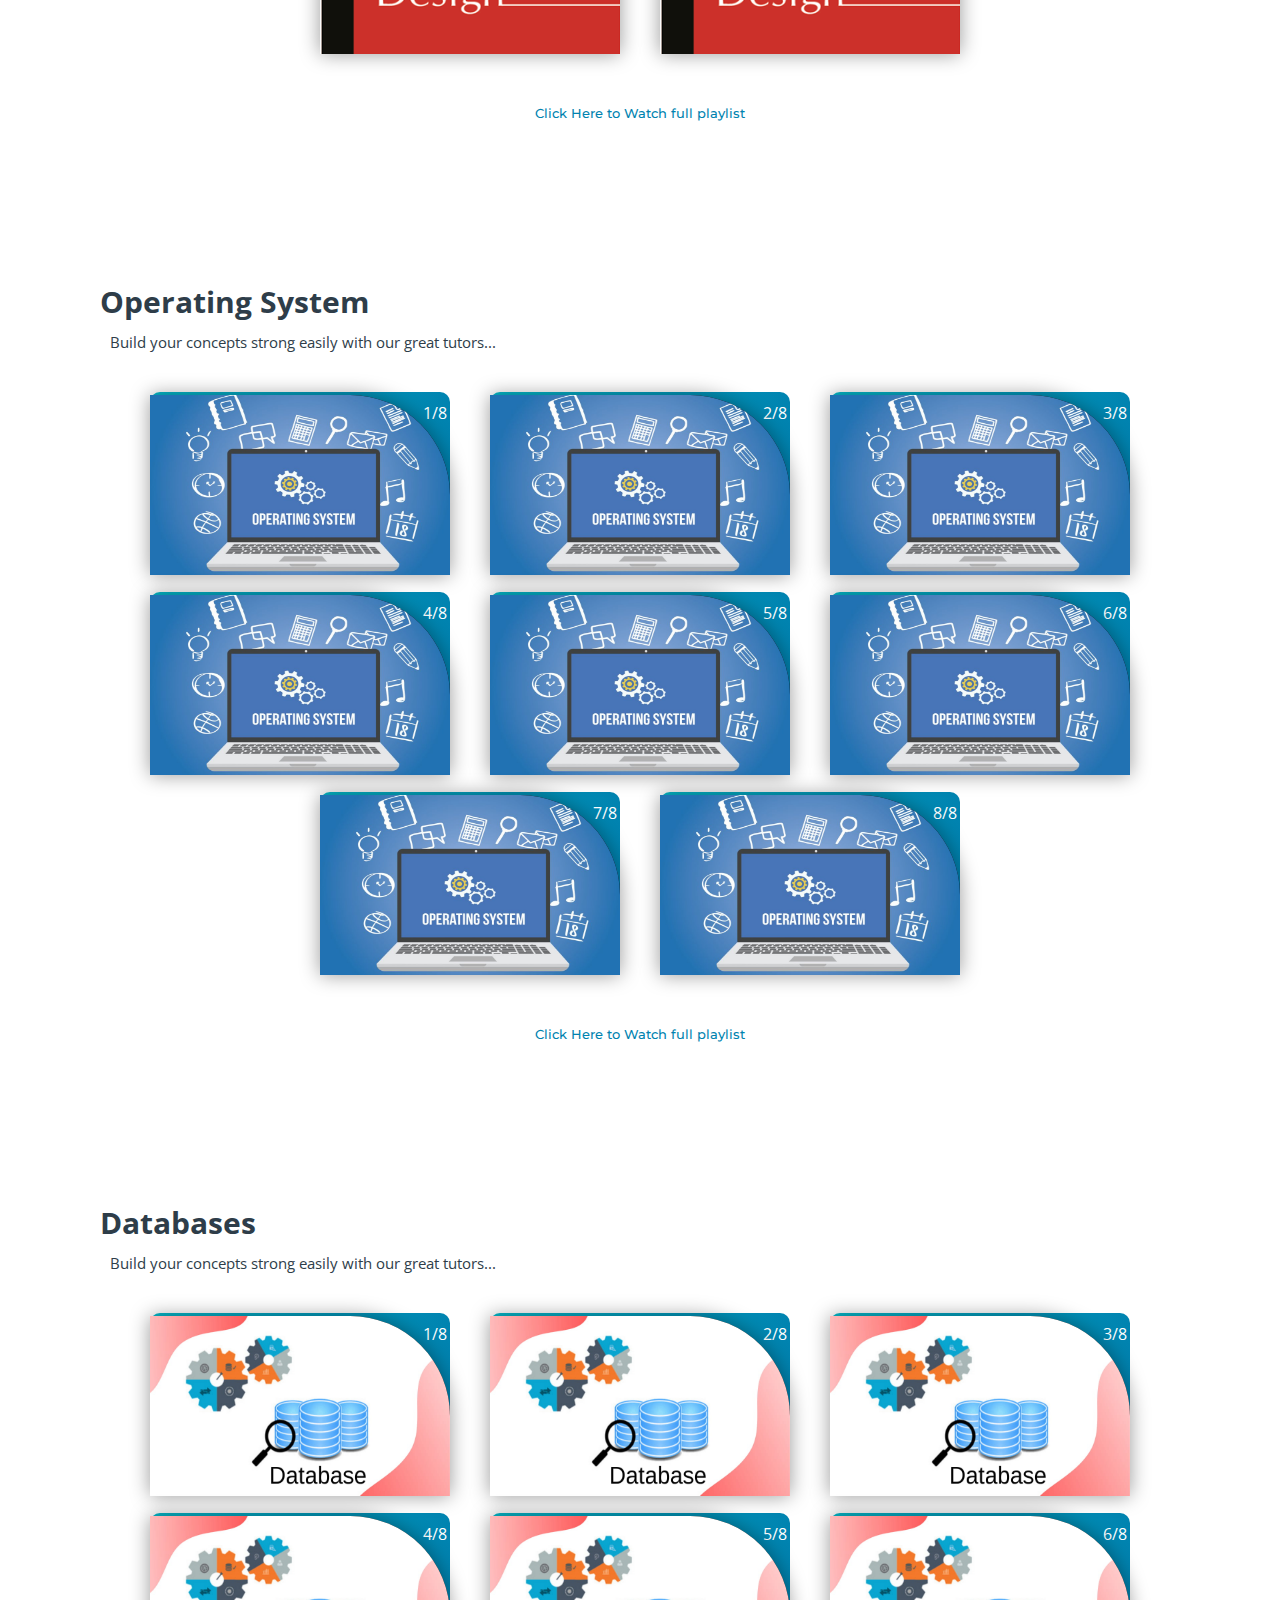
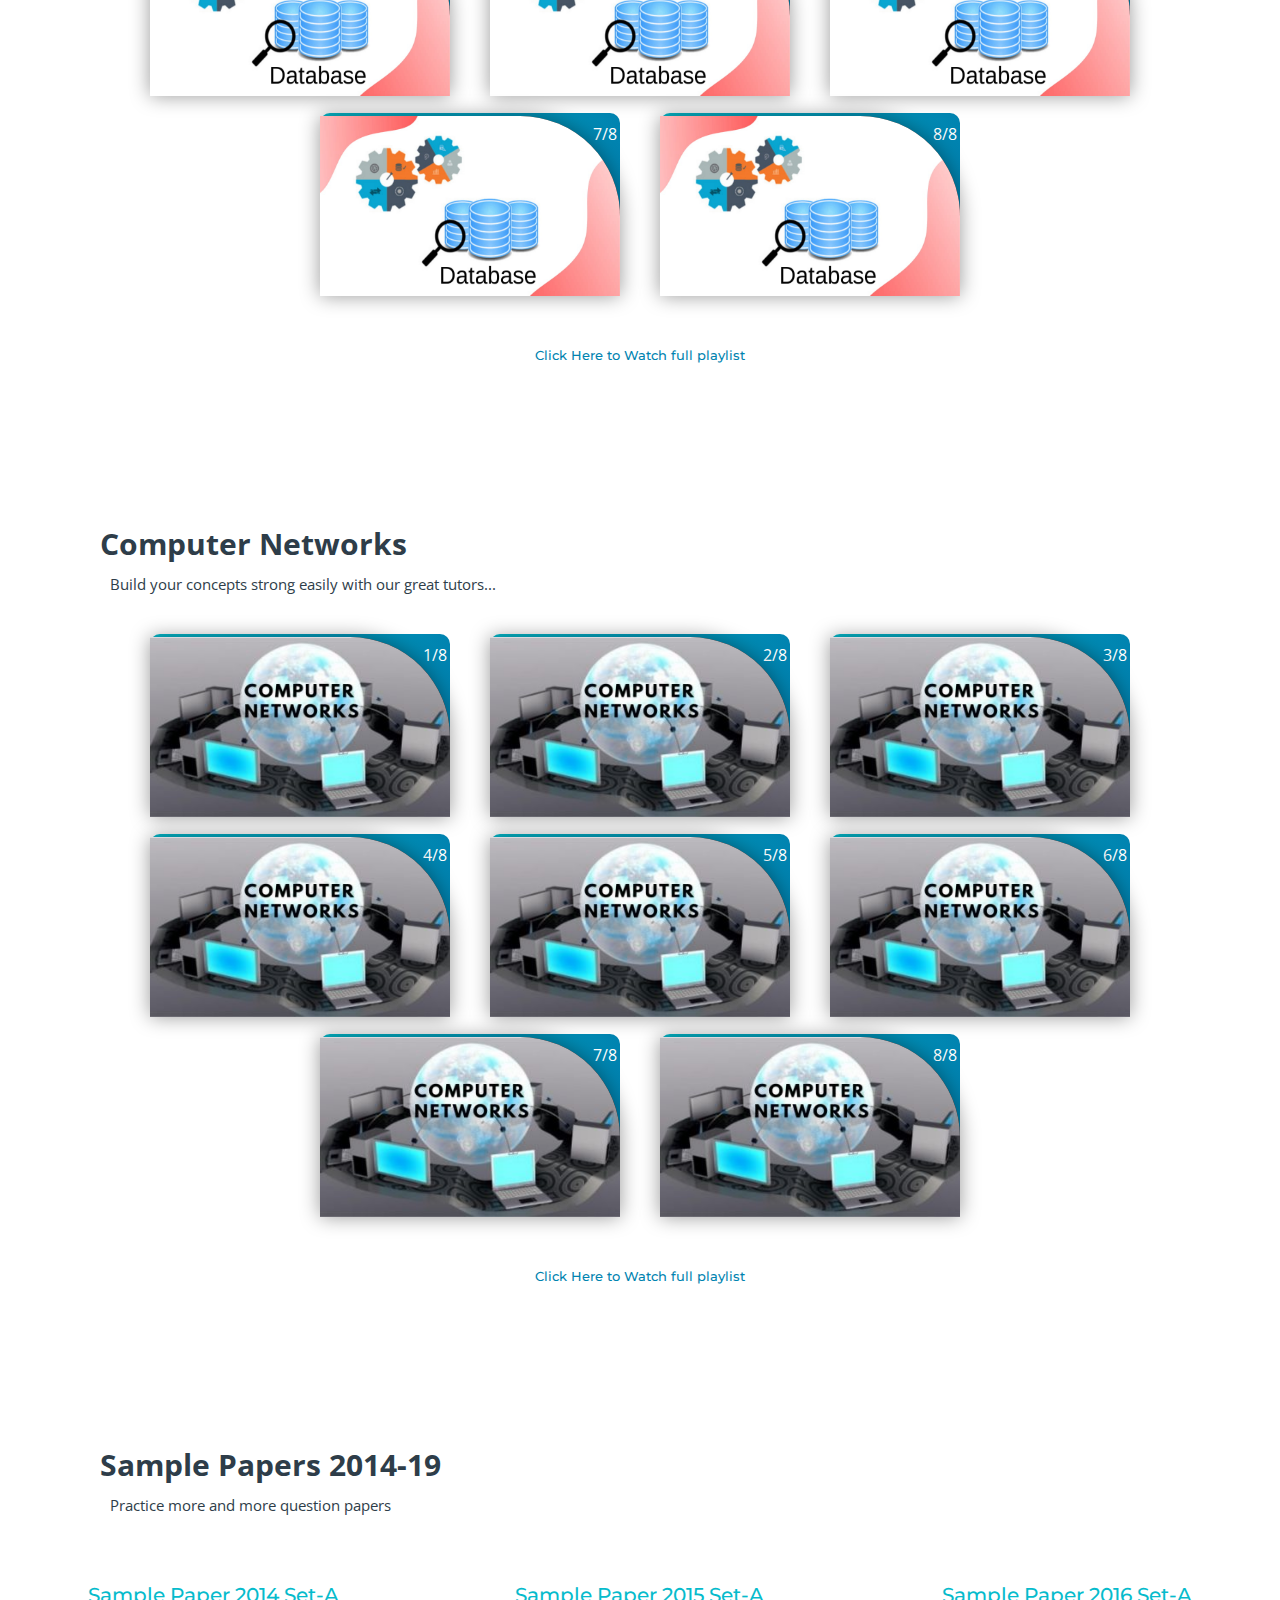
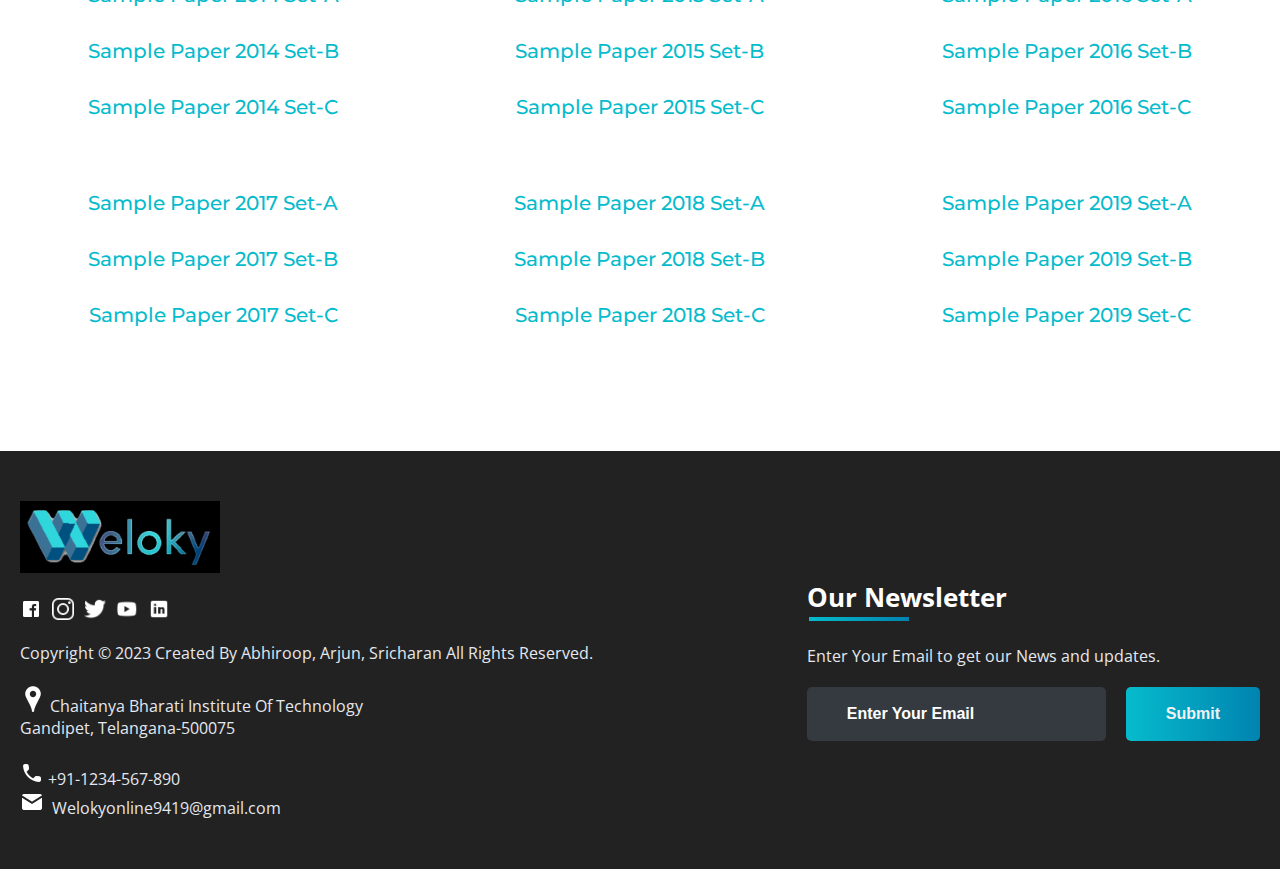
<file: subjects/gate.html>
<!DOCTYPE html>
<html>
<head>
	<link rel="shortcut icon" type="png" href="../images/icon/favicon.png">
	<title>Prepare for GATE on Weloky</title>
	<link rel="stylesheet" type="text/css" href="subjects.css">
	<script type="text/javascript" src="../script.js"></script>
</head>
<body>

<!-- NAVIGATION -->
	<header>
		<div class="nav" id="nav">
			<div id="Weloky-logo">
			<a href="../index.html"><img src="../images/icon/logo.png" style="width: 120px;"></a></div>
			<div class="switch-tab" id="switch-tab" onclick="switchTAB()"><img src="../images/icon/menu.png"></div>
			<ul id="list-switch">
			
				<li><a href="#"><img src="../images/courses/paper.png" class="icon">GATE</a></li>
				<li><a href="computer_courses.html"><img src="../images/courses/computer.png" class="icon">Computer Courses</a></li>
				<li><a href="computer_courses.html#data"><img src="../images/courses/data.png" class="icon">Data Structures</a></li>
				<li><a href="computer_courses.html#algo"><img src="../images/courses/algo.png" class="icon">Algorithm</a></li>
				<li><a href="computer_courses.html#projects"><img src="../images/courses/projects.png" class="icon">Projects</a></li>
			</ul>
			<div class="search" id="search-switch">
				<input type="text" placeholder="Search" class="srch"><button id="srchbtn"><img src="../images/icon/search.png"></button>
			</div>
		</div>
	</header>


<!-- Main Title of the Page -->
	<div class="title">
		<span>Prepare for GATE Exams on Weloky</span>
		<div class="shortdesc">
			<p>Learn from Weloky for better higher studies in<br> Indian Institutes of Technologies(IIT)</p>
		</div>
	</div>


<!-- Some KeyWords related to topic -->
	<div class="course">
		<div class="cbox">
		<div class="det"><a href="#digital">Digital Logic</a></div>
		<div class="det"><a href="https://en.wikipedia.org/wiki/Sequential_logic" target="_blank">Combinational & Sequential Circuits</a></div>
		<div class="det"><a href="https://en.wikipedia.org/wiki/ALU" target="_blank">Computer Arithmetic</a></div>
		<div class="det"><a href="https://en.wikipedia.org/wiki/Boolean_algebra" target="_blank">Boolean Algebra</a></div>
		<div class="det"><a href="computer_courses.html#algo">Algorithm</a></div>
		<div class="det"><a href="computer_courses.html#data">Data Structures</a></div>
		</div>
		<div class="cbox">
		<div class="det"><a href="#compiler">Compiler Design</a></div>
		<div class="det"><a href="#os">OS</a></div>
		<div class="det"><a href="#coaa">Computer Organization & Architecture</a></div>
		<div class="det"><a href="https://en.wikipedia.org/wiki/IPv4" target="_blank">IPv4 / IPv6</a></div>
		<div class="det"><a href="#cn">Computer Networks</a></div>
		<div class="det"><a href="#database">Databases</a></div>
		<div class="det"><a href="https://en.wikipedia.org/wiki/Theory_of_computation" target="_blank">Theory of Computation</a></div>
		</div>
		<div class="cbox">
		<div class="det"><a href="#math">Discrete Mathematics</a></div>
		<div class="det"><a href="#math">Calculus</a></div>
		<div class="det"><a href="#math">Linear Algebra</a></div>
		<div class="det"><a href="#math">Trigonometry</a></div>
		<div class="det"><a href="#math">Integration</a></div>
		<div class="det"><a href="#math">Matrices</a></div>
		<div class="det"><a href="#math">Probability</a></div>
		<div class="det"><a href="#math">Differentiation</a></div>
		</div>
	</div>


<!-- Courses Available -->
	<div class="inbt">
		Accelerate your career with GATE programs
	</div>

	<div class="ccard">
	<center>
		<div class="ccardbox">
			<div class="dcard">
				<div class="fpart"><img src="../images/courses/math.jpg"></div>
				<a href="#math"><div class="spart">2 Courses <img src="../images/icon/dropdown.png"></div></a>
			</div>
			<div class="dcard">
				<div class="fpart"><img src="../images/courses/digital.jpg"></div>
				<a href="#digital"><div class="spart">5 Courses <img src="../images/icon/dropdown.png"></div></a>
			</div>
			<div class="dcard">
				<div class="fpart"><img src="../images/courses/coaa.jpg"></div>
				<a href="#coaa"><div class="spart">3 Courses <img src="../images/icon/dropdown.png"></div></a>
			</div>
			<div class="dcard">
				<div class="fpart"><img src="../images/courses/database.jpg"></div>
				<a href="#database"><div class="spart">3 Courses <img src="../images/icon/dropdown.png"></div></a>
			</div>
			<div class="dcard">
				<div class="fpart"><img src="../images/courses/data-algo.jpg"></div>
				<a href="computer_courses.html#data"><div class="spart">6 Courses <img src="../images/icon/dropdown.png"></div></a>
			</div>
			<div class="dcard">
				<div class="fpart"><img src="../images/courses/compiler.jpg"></div>
				<a href="#compiler"><div class="spart">2 Courses <img src="../images/icon/dropdown.png"></div></a>
			</div>
			<div class="dcard">
				<div class="fpart"><img src="../images/courses/os.jpg"></div>
				<a href="#os"><div class="spart">1 Courses <img src="../images/icon/dropdown.png"></div></a>
			</div>
			<div class="dcard">
				<div class="fpart"><img src="../images/courses/cn.jpg"></div>
				<a href="#cn"><div class="spart">3 Courses <img src="../images/icon/dropdown.png"></div></a>
			</div>
		</div>
	</center>
	</div>


<!-- Videos on ENGINEERING MATHEMATICS Lectures -->

	<div class="title2" id="math">
		<span>Engineering Mathematics</span>
		<div class="shortdesc2">
			<p>Practice Mathematics on your tips...</p>
		</div>
	</div>
	
	<center>
		<div class="ccardbox2">
			<div class="dcard2"><span class="tag" >1/8</span>
				<div class="fpart2"><img src="../images/courses/math.jpg">
					<iframe src="https://www.youtube.com/embed/xxGyTHWrHZg" frameborder="0" allow="accelerometer; autoplay; encrypted-media; gyroscope; picture-in-picture" allowfullscreen></iframe>
				</div>
			</div>
			<div class="dcard2"><span class="tag" >2/8</span>
				<div class="fpart2"><img src="../images/courses/math.jpg">
					<iframe src="https://www.youtube.com/embed/xxGyTHWrHZg" frameborder="0" allow="accelerometer; autoplay; encrypted-media; gyroscope; picture-in-picture" allowfullscreen></iframe>
				</div>
			</div>
			<div class="dcard2"><span class="tag" >3/8</span>
				<div class="fpart2"><img src="../images/courses/math.jpg">
					<iframe src="https://www.youtube.com/embed/xxGyTHWrHZg" frameborder="0" allow="accelerometer; autoplay; encrypted-media; gyroscope; picture-in-picture" allowfullscreen></iframe>
				</div>
			</div>
			<div class="dcard2"><span class="tag" >4/8</span>
				<div class="fpart2"><img src="../images/courses/math.jpg">
					<iframe src="https://www.youtube.com/embed/xxGyTHWrHZg" frameborder="0" allow="accelerometer; autoplay; encrypted-media; gyroscope; picture-in-picture" allowfullscreen></iframe>
				</div>
			</div>
		
			<div class="dcard2"><span class="tag" >5/8</span>
				<div class="fpart2"><img src="../images/courses/math.jpg">
					<iframe src="https://www.youtube.com/embed/xxGyTHWrHZg" frameborder="0" allow="accelerometer; autoplay; encrypted-media; gyroscope; picture-in-picture" allowfullscreen></iframe>
				</div>
			</div>
			<div class="dcard2"><span class="tag" >6/8</span>
				<div class="fpart2"><img src="../images/courses/math.jpg">
					<iframe src="https://www.youtube.com/embed/xxGyTHWrHZg" frameborder="0" allow="accelerometer; autoplay; encrypted-media; gyroscope; picture-in-picture" allowfullscreen></iframe>
				</div>
			</div>
			<div class="dcard2"><span class="tag" >7/8</span>
				<div class="fpart2"><img src="../images/courses/math.jpg">
					<iframe src="https://www.youtube.com/embed/xxGyTHWrHZg" frameborder="0" allow="accelerometer; autoplay; encrypted-media; gyroscope; picture-in-picture" allowfullscreen></iframe>
				</div>
			</div>
			<div class="dcard2"><span class="tag" >8/8</span>
				<div class="fpart2"><img src="../images/courses/math.jpg">
					<iframe src="https://www.youtube.com/embed/xxGyTHWrHZg" frameborder="0" allow="accelerometer; autoplay; encrypted-media; gyroscope; picture-in-picture" allowfullscreen></iframe>
				</div>
			</div>
		</div>
	</center>
<br><br>
	<div class="click-me">
		<a href="https://www.youtube.com/watch?v=xxGyTHWrHZg" target="_blank">Click Here to Watch full playlist</a>
	</div>



<!-- Videos on DIGITAL LOGIC Lectures -->

	<div class="title2" id="digital">
		<span>Digital Logic</span>
		<div class="shortdesc2">
			<p>Learn deeply about Digital Logic Circuits...</p>
		</div>
	</div>
	<center>
		<div class="ccardbox2">
			<div class="dcard2"><span class="tag" >1/8</span>
				<div class="fpart2"><img src="../images/courses/digital.jpg">
					<iframe src="https://www.youtube.com/embed/-M7oIM8hKSU" frameborder="0" allow="accelerometer; autoplay; encrypted-media; gyroscope; picture-in-picture" allowfullscreen></iframe>
				</div>
			</div>
			<div class="dcard2"><span class="tag" >2/8</span>
				<div class="fpart2"><img src="../images/courses/digital.jpg">
					<iframe src="https://www.youtube.com/embed/-M7oIM8hKSU" frameborder="0" allow="accelerometer; autoplay; encrypted-media; gyroscope; picture-in-picture" allowfullscreen></iframe>
				</div>
			</div>
			<div class="dcard2"><span class="tag" >3/8</span>
				<div class="fpart2"><img src="../images/courses/digital.jpg">
					<iframe src="https://www.youtube.com/embed/-M7oIM8hKSU" frameborder="0" allow="accelerometer; autoplay; encrypted-media; gyroscope; picture-in-picture" allowfullscreen></iframe>
				</div>
			</div>
			<div class="dcard2"><span class="tag" >4/8</span>
				<div class="fpart2"><img src="../images/courses/digital.jpg">
					<iframe src="https://www.youtube.com/embed/-M7oIM8hKSU" frameborder="0" allow="accelerometer; autoplay; encrypted-media; gyroscope; picture-in-picture" allowfullscreen></iframe>
				</div>
			</div>
		
			<div class="dcard2"><span class="tag" >5/8</span>
				<div class="fpart2"><img src="../images/courses/digital.jpg">
					<iframe src="https://www.youtube.com/embed/-M7oIM8hKSU" frameborder="0" allow="accelerometer; autoplay; encrypted-media; gyroscope; picture-in-picture" allowfullscreen></iframe>
				</div>
			</div>
			<div class="dcard2"><span class="tag" >6/8</span>
				<div class="fpart2"><img src="../images/courses/digital.jpg">
					<iframe src="https://www.youtube.com/embed/-M7oIM8hKSU" frameborder="0" allow="accelerometer; autoplay; encrypted-media; gyroscope; picture-in-picture" allowfullscreen></iframe>
				</div>
			</div>
			<div class="dcard2"><span class="tag" >7/8</span>
				<div class="fpart2"><img src="../images/courses/digital.jpg">
					<iframe src="https://www.youtube.com/embed/-M7oIM8hKSU" frameborder="0" allow="accelerometer; autoplay; encrypted-media; gyroscope; picture-in-picture" allowfullscreen></iframe>
				</div>
			</div>
			<div class="dcard2"><span class="tag" >8/8</span>
				<div class="fpart2"><img src="../images/courses/digital.jpg">
					<iframe src="https://www.youtube.com/embed/-M7oIM8hKSU" frameborder="0" allow="accelerometer; autoplay; encrypted-media; gyroscope; picture-in-picture" allowfullscreen></iframe>
				</div>
			</div>
		</div>
	</center>
<br><br>
	<div class="click-me">
		<a href="https://youtu.be/-M7oIM8hKSU" target="_blank">Click Here to Watch full playlist</a>
	</div>



<!-- Videos on COMPUTER ORGANIZATION and ARCHITECTURE Lectures -->

	<div class="title2" id="coaa">
		<span>Computer Organization and Architecture</span>
		<div class="shortdesc2">
			<p>Build your concepts strong easily with our great tutors...</p>
		</div>
	</div>
	<center>
		<div class="ccardbox2">
			<div class="dcard2"><span class="tag" >1/8</span>
				<div class="fpart2"><img src="../images/courses/coaa.jpg">
					<iframe src="https://www.youtube.com/embed/q6oiRtKTpX4" frameborder="0" allow="accelerometer; autoplay; encrypted-media; gyroscope; picture-in-picture" allowfullscreen></iframe>
				</div>
			</div>
			<div class="dcard2"><span class="tag" >2/8</span>
				<div class="fpart2"><img src="../images/courses/coaa.jpg">
					<iframe src="https://www.youtube.com/embed/q6oiRtKTpX4" frameborder="0" allow="accelerometer; autoplay; encrypted-media; gyroscope; picture-in-picture" allowfullscreen></iframe>
				</div>
			</div>
			<div class="dcard2"><span class="tag" >3/8</span>
				<div class="fpart2"><img src="../images/courses/coaa.jpg">
					<iframe src="https://www.youtube.com/embed/q6oiRtKTpX4" frameborder="0" allow="accelerometer; autoplay; encrypted-media; gyroscope; picture-in-picture" allowfullscreen></iframe>
				</div>
			</div>
			<div class="dcard2"><span class="tag" >4/8</span>
				<div class="fpart2"><img src="../images/courses/coaa.jpg">
					<iframe src="https://www.youtube.com/embed/q6oiRtKTpX4" frameborder="0" allow="accelerometer; autoplay; encrypted-media; gyroscope; picture-in-picture" allowfullscreen></iframe>
				</div>
			</div>
		
			<div class="dcard2"><span class="tag" >5/8</span>
				<div class="fpart2"><img src="../images/courses/coaa.jpg">
					<iframe src="https://www.youtube.com/embed/q6oiRtKTpX4" frameborder="0" allow="accelerometer; autoplay; encrypted-media; gyroscope; picture-in-picture" allowfullscreen></iframe>
				</div>
			</div>
			<div class="dcard2"><span class="tag" >6/8</span>
				<div class="fpart2"><img src="../images/courses/coaa.jpg">
					<iframe src="https://www.youtube.com/embed/q6oiRtKTpX4" frameborder="0" allow="accelerometer; autoplay; encrypted-media; gyroscope; picture-in-picture" allowfullscreen></iframe>
				</div>
			</div>
			<div class="dcard2"><span class="tag" >7/8</span>
				<div class="fpart2"><img src="../images/courses/coaa.jpg">
					<iframe src="https://www.youtube.com/embed/q6oiRtKTpX4" frameborder="0" allow="accelerometer; autoplay; encrypted-media; gyroscope; picture-in-picture" allowfullscreen></iframe>
				</div>
			</div>
			<div class="dcard2"><span class="tag" >8/8</span>
				<div class="fpart2"><img src="../images/courses/coaa.jpg">
					<iframe src="https://www.youtube.com/embed/q6oiRtKTpX4" frameborder="0" allow="accelerometer; autoplay; encrypted-media; gyroscope; picture-in-picture" allowfullscreen></iframe>
				</div>
			</div>
		</div>
	</center>
<br><br>
	<div class="click-me">
		<a href="https://youtu.be/q6oiRtKTpX4" target="_blank">Click Here to Watch full playlist</a>
	</div>



<!-- Videos on COMPILER Lectures -->

	<div class="title2" id="compiler">
		<span>Compiler Design</span>
		<div class="shortdesc2">
			<p>Build your concepts strong easily with our great tutors...</p>
		</div>
	</div>
	<center>
		<div class="ccardbox2">
			<div class="dcard2"><span class="tag" >1/8</span>
				<div class="fpart2"><img src="../images/courses/compiler.jpg">
					<iframe src="https://www.youtube.com/embed/yNZIhF6pxjM" frameborder="0" allow="accelerometer; autoplay; encrypted-media; gyroscope; picture-in-picture" allowfullscreen></iframe>
				</div>
			</div>
			<div class="dcard2"><span class="tag" >2/8</span>
				<div class="fpart2"><img src="../images/courses/compiler.jpg">
					<iframe src="https://www.youtube.com/embed/yNZIhF6pxjM" frameborder="0" allow="accelerometer; autoplay; encrypted-media; gyroscope; picture-in-picture" allowfullscreen></iframe>
				</div>
			</div>
			<div class="dcard2"><span class="tag" >3/8</span>
				<div class="fpart2"><img src="../images/courses/compiler.jpg">
					<iframe src="https://www.youtube.com/embed/yNZIhF6pxjM" frameborder="0" allow="accelerometer; autoplay; encrypted-media; gyroscope; picture-in-picture" allowfullscreen></iframe>
				</div>
			</div>
			<div class="dcard2"><span class="tag" >4/8</span>
				<div class="fpart2"><img src="../images/courses/compiler.jpg">
					<iframe src="https://www.youtube.com/embed/yNZIhF6pxjM" frameborder="0" allow="accelerometer; autoplay; encrypted-media; gyroscope; picture-in-picture" allowfullscreen></iframe>
				</div>
			</div>
		
			<div class="dcard2"><span class="tag" >5/8</span>
				<div class="fpart2"><img src="../images/courses/compiler.jpg">
					<iframe src="https://www.youtube.com/embed/yNZIhF6pxjM" frameborder="0" allow="accelerometer; autoplay; encrypted-media; gyroscope; picture-in-picture" allowfullscreen></iframe>
				</div>
			</div>
			<div class="dcard2"><span class="tag" >6/8</span>
				<div class="fpart2"><img src="../images/courses/compiler.jpg">
					<iframe src="https://www.youtube.com/embed/yNZIhF6pxjM" frameborder="0" allow="accelerometer; autoplay; encrypted-media; gyroscope; picture-in-picture" allowfullscreen></iframe>
				</div>
			</div>
			<div class="dcard2"><span class="tag" >7/8</span>
				<div class="fpart2"><img src="../images/courses/compiler.jpg">
					<iframe src="https://www.youtube.com/embed/yNZIhF6pxjM" frameborder="0" allow="accelerometer; autoplay; encrypted-media; gyroscope; picture-in-picture" allowfullscreen></iframe>
				</div>
			</div>
			<div class="dcard2"><span class="tag" >8/8</span>
				<div class="fpart2"><img src="../images/courses/compiler.jpg">
					<iframe src="https://www.youtube.com/embed/yNZIhF6pxjM" frameborder="0" allow="accelerometer; autoplay; encrypted-media; gyroscope; picture-in-picture" allowfullscreen></iframe>
				</div>
			</div>
		</div>
	</center>
<br><br>
	<div class="click-me">
		<a href="https://youtu.be/yNZIhF6pxjM" target="_blank">Click Here to Watch full playlist</a>
	</div>



<!-- Videos on OPERATING SYSTEM Lectures -->


<div class="title2" id="os">
		<span>Operating System</span>
		<div class="shortdesc2">
			<p>Build your concepts strong easily with our great tutors...</p>
		</div>
	</div>
	<center>
		<div class="ccardbox2">
			<div class="dcard2"><span class="tag" >1/8</span>
				<div class="fpart2"><img src="../images/courses/os.jpg">
					<iframe src="https://www.youtube.com/embed/vBURTt97EkA" frameborder="0" allow="accelerometer; autoplay; encrypted-media; gyroscope; picture-in-picture" allowfullscreen></iframe>
				</div>
			</div>
			<div class="dcard2"><span class="tag" >2/8</span>
				<div class="fpart2"><img src="../images/courses/os.jpg">
					<iframe src="https://www.youtube.com/embed/vBURTt97EkA" frameborder="0" allow="accelerometer; autoplay; encrypted-media; gyroscope; picture-in-picture" allowfullscreen></iframe>
				</div>
			</div>
			<div class="dcard2"><span class="tag" >3/8</span>
				<div class="fpart2"><img src="../images/courses/os.jpg">
					<iframe src="https://www.youtube.com/embed/vBURTt97EkA" frameborder="0" allow="accelerometer; autoplay; encrypted-media; gyroscope; picture-in-picture" allowfullscreen></iframe>
				</div>
			</div>
			<div class="dcard2"><span class="tag" >4/8</span>
				<div class="fpart2"><img src="../images/courses/os.jpg">
					<iframe src="https://www.youtube.com/embed/vBURTt97EkA" frameborder="0" allow="accelerometer; autoplay; encrypted-media; gyroscope; picture-in-picture" allowfullscreen></iframe>
				</div>
			</div>
		
			<div class="dcard2"><span class="tag" >5/8</span>
				<div class="fpart2"><img src="../images/courses/os.jpg">
					<iframe src="https://www.youtube.com/embed/vBURTt97EkA" frameborder="0" allow="accelerometer; autoplay; encrypted-media; gyroscope; picture-in-picture" allowfullscreen></iframe>
				</div>
			</div>
			<div class="dcard2"><span class="tag" >6/8</span>
				<div class="fpart2"><img src="../images/courses/os.jpg">
					<iframe src="https://www.youtube.com/embed/vBURTt97EkA" frameborder="0" allow="accelerometer; autoplay; encrypted-media; gyroscope; picture-in-picture" allowfullscreen></iframe>
				</div>
			</div>
			<div class="dcard2"><span class="tag" >7/8</span>
				<div class="fpart2"><img src="../images/courses/os.jpg">
					<iframe src="https://www.youtube.com/embed/vBURTt97EkA" frameborder="0" allow="accelerometer; autoplay; encrypted-media; gyroscope; picture-in-picture" allowfullscreen></iframe>
				</div>
			</div>
			<div class="dcard2"><span class="tag" >8/8</span>
				<div class="fpart2"><img src="../images/courses/os.jpg">
					<iframe src="https://www.youtube.com/embed/vBURTt97EkA" frameborder="0" allow="accelerometer; autoplay; encrypted-media; gyroscope; picture-in-picture" allowfullscreen></iframe>
				</div>
			</div>
		</div>
	</center>

<br><br>
	<div class="click-me">
		<a href="https://youtu.be/vBURTt97EkA" target="_blank">Click Here to Watch full playlist</a>
	</div>


<!-- Videos on DATABASE Lectures -->

<div class="title2" id="database">
		<span>Databases</span>
		<div class="shortdesc2">
			<p>Build your concepts strong easily with our great tutors...</p>
		</div>
	</div>
	<center>
		<div class="ccardbox2">
			<div class="dcard2"><span class="tag" >1/8</span>
				<div class="fpart2"><img src="../images/courses/database.jpg">
					<iframe src="https://www.youtube.com/embed/wR0jg0eQsZA" frameborder="0" allow="accelerometer; autoplay; encrypted-media; gyroscope; picture-in-picture" allowfullscreen></iframe>
				</div>
			</div>
			<div class="dcard2"><span class="tag" >2/8</span>
				<div class="fpart2"><img src="../images/courses/database.jpg">
					<iframe src="https://www.youtube.com/embed/wR0jg0eQsZA" frameborder="0" allow="accelerometer; autoplay; encrypted-media; gyroscope; picture-in-picture" allowfullscreen></iframe>
				</div>
			</div>
			<div class="dcard2"><span class="tag" >3/8</span>
				<div class="fpart2"><img src="../images/courses/database.jpg">
					<iframe src="https://www.youtube.com/embed/wR0jg0eQsZA" frameborder="0" allow="accelerometer; autoplay; encrypted-media; gyroscope; picture-in-picture" allowfullscreen></iframe>
				</div>
			</div>
			<div class="dcard2"><span class="tag" >4/8</span>
				<div class="fpart2"><img src="../images/courses/database.jpg">
					<iframe src="https://www.youtube.com/embed/wR0jg0eQsZA" frameborder="0" allow="accelerometer; autoplay; encrypted-media; gyroscope; picture-in-picture" allowfullscreen></iframe>
				</div>
			</div>
		
			<div class="dcard2"><span class="tag" >5/8</span>
				<div class="fpart2"><img src="../images/courses/database.jpg">
					<iframe src="https://www.youtube.com/embed/wR0jg0eQsZA" frameborder="0" allow="accelerometer; autoplay; encrypted-media; gyroscope; picture-in-picture" allowfullscreen></iframe>
				</div>
			</div>
			<div class="dcard2"><span class="tag" >6/8</span>
				<div class="fpart2"><img src="../images/courses/database.jpg">
					<iframe src="https://www.youtube.com/embed/wR0jg0eQsZA" frameborder="0" allow="accelerometer; autoplay; encrypted-media; gyroscope; picture-in-picture" allowfullscreen></iframe>
				</div>
			</div>
			<div class="dcard2"><span class="tag" >7/8</span>
				<div class="fpart2"><img src="../images/courses/database.jpg">
					<iframe src="https://www.youtube.com/embed/wR0jg0eQsZA" frameborder="0" allow="accelerometer; autoplay; encrypted-media; gyroscope; picture-in-picture" allowfullscreen></iframe>
				</div>
			</div>
			<div class="dcard2"><span class="tag" >8/8</span>
				<div class="fpart2"><img src="../images/courses/database.jpg">
					<iframe src="https://www.youtube.com/embed/wR0jg0eQsZA" frameborder="0" allow="accelerometer; autoplay; encrypted-media; gyroscope; picture-in-picture" allowfullscreen></iframe>
				</div>
			</div>
		</div>
	</center>
<br><br>
	<div class="click-me">
		<a href="https://youtu.be/wR0jg0eQsZA" target="_blank">Click Here to Watch full playlist</a>
	</div>



<!-- Videos on COMPUTER NETWORKS Lectures -->

<div class="title2" id="cn">
		<span>Computer Networks</span>
		<div class="shortdesc2">
			<p>Build your concepts strong easily with our great tutors...</p>
		</div>
	</div>
	<center>
		<div class="ccardbox2">
			<div class="dcard2"><span class="tag" >1/8</span>
				<div class="fpart2"><img src="../images/courses/cn.jpg">
					<iframe src="https://www.youtube.com/embed/qiQR5rTSshw" frameborder="0" allow="accelerometer; autoplay; encrypted-media; gyroscope; picture-in-picture" allowfullscreen></iframe>
				</div>
			</div>
			<div class="dcard2"><span class="tag" >2/8</span>
				<div class="fpart2"><img src="../images/courses/cn.jpg">
					<iframe src="https://www.youtube.com/embed/qiQR5rTSshw" frameborder="0" allow="accelerometer; autoplay; encrypted-media; gyroscope; picture-in-picture" allowfullscreen></iframe>
				</div>
			</div>
			<div class="dcard2"><span class="tag" >3/8</span>
				<div class="fpart2"><img src="../images/courses/cn.jpg">
					<iframe src="https://www.youtube.com/embed/qiQR5rTSshw" frameborder="0" allow="accelerometer; autoplay; encrypted-media; gyroscope; picture-in-picture" allowfullscreen></iframe>
				</div>
			</div>
			<div class="dcard2"><span class="tag" >4/8</span>
				<div class="fpart2"><img src="../images/courses/cn.jpg">
					<iframe src="https://www.youtube.com/embed/qiQR5rTSshw" frameborder="0" allow="accelerometer; autoplay; encrypted-media; gyroscope; picture-in-picture" allowfullscreen></iframe>
				</div>
			</div>
		
			<div class="dcard2"><span class="tag" >5/8</span>
				<div class="fpart2"><img src="../images/courses/cn.jpg">
					<iframe src="https://www.youtube.com/embed/qiQR5rTSshw" frameborder="0" allow="accelerometer; autoplay; encrypted-media; gyroscope; picture-in-picture" allowfullscreen></iframe>
				</div>
			</div>
			<div class="dcard2"><span class="tag" >6/8</span>
				<div class="fpart2"><img src="../images/courses/cn.jpg">
					<iframe src="https://www.youtube.com/embed/qiQR5rTSshw" frameborder="0" allow="accelerometer; autoplay; encrypted-media; gyroscope; picture-in-picture" allowfullscreen></iframe>
				</div>
			</div>
			<div class="dcard2"><span class="tag" >7/8</span>
				<div class="fpart2"><img src="../images/courses/cn.jpg">
					<iframe src="https://www.youtube.com/embed/qiQR5rTSshw" frameborder="0" allow="accelerometer; autoplay; encrypted-media; gyroscope; picture-in-picture" allowfullscreen></iframe>
				</div>
			</div>
			<div class="dcard2"><span class="tag" >8/8</span>
				<div class="fpart2"><img src="../images/courses/cn.jpg">
					<iframe src="https://www.youtube.com/embed/qiQR5rTSshw" frameborder="0" allow="accelerometer; autoplay; encrypted-media; gyroscope; picture-in-picture" allowfullscreen></iframe>
				</div>
			</div>
		</div>
	</center>

<br><br>
	<div class="click-me">
		<a href="https://youtu.be/qiQR5rTSshw" target="_blank">Click Here to Watch full playlist</a>
	</div>

	

<!-- Links for SAMPLE PAPERS of JEE MAINS & ADVANCED -->

	<div class="title2" id="sample_papers">
		<span>Sample Papers 2014-19</span>
		<div class="shortdesc2">
			<p>Practice more and more question papers</p>
		</div>
	</div>

	<div class="sample">
		<ul>
			<li><a href="../samplePapers/p1.pdf" target="_blank">Sample Paper 2014 Set-A</a></li>
			<li><a href="../samplePapers/p1.pdf" target="_blank">Sample Paper 2014 Set-B</a></li>
			<li><a href="../samplePapers/p1.pdf" target="_blank">Sample Paper 2014 Set-C</a></li>
		</ul>
		<ul>
			<li><a href="../samplePapers/p1.pdf" target="_blank">Sample Paper 2015 Set-A</a></li>
			<li><a href="../samplePapers/p1.pdf" target="_blank">Sample Paper 2015 Set-B</a></li>
			<li><a href="../samplePapers/p1.pdf" target="_blank">Sample Paper 2015 Set-C</a></li>
		</ul>
		<ul>
			<li><a href="../samplePapers/p1.pdf" target="_blank">Sample Paper 2016 Set-A</a></li>
			<li><a href="../samplePapers/p1.pdf" target="_blank">Sample Paper 2016 Set-B</a></li>
			<li><a href="../samplePapers/p1.pdf" target="_blank">Sample Paper 2016 Set-C</a></li>
		</ul>
	</div>
	<div class="sample lastSample">
		<ul>
			<li><a href="../samplePapers/p1.pdf" target="_blank">Sample Paper 2017 Set-A</a></li>
			<li><a href="../samplePapers/p1.pdf" target="_blank">Sample Paper 2017 Set-B</a></li>
			<li><a href="../samplePapers/p1.pdf" target="_blank">Sample Paper 2017 Set-C</a></li>
		</ul>
		<ul>
			<li><a href="../samplePapers/p1.pdf" target="_blank">Sample Paper 2018 Set-A</a></li>
			<li><a href="../samplePapers/p1.pdf" target="_blank">Sample Paper 2018 Set-B</a></li>
			<li><a href="../samplePapers/p1.pdf" target="_blank">Sample Paper 2018 Set-C</a></li>
		</ul>
		<ul>
			<li><a href="../samplePapers/p1.pdf" target="_blank">Sample Paper 2019 Set-A</a></li>
			<li><a href="../samplePapers/p1.pdf" target="_blank">Sample Paper 2019 Set-B</a></li>
			<li><a href="../samplePapers/p1.pdf" target="_blank">Sample Paper 2019 Set-C</a></li>
		</ul>
	</div>


<!-- FOOTER -->
	<footer>
		<div class="footer-container">
			<div class="left-col">
				<img src="../images/icon/logo - Copy.png" style="width: 200px;">
				<div class="logo"></div>
				<div class="social-media">
					<a href="#"><img src="../images/icon\fb.png"></a>
					<a href="#"><img src="../images/icon\insta.png"></a>
					<a href="#"><img src="../images/icon\tt.png"></a>
					<a href="#"><img src="../images/icon\ytube.png"></a>
					<a href="#"><img src="../images/icon\linkedin.png"></a>
				</div><br><br>
				<p class="rights-text">Copyright © 2023 Created By Abhiroop, Arjun, Sricharan All Rights Reserved.</p>
				<br>
				<p><img src="../images/icon/location.png"> Chaitanya Bharati Institute Of Technology<br>Gandipet,
					Telangana-500075</p><br>
				<p><img src="../images/icon/phone.png"> +91-1234-567-890<br><img src="../images/icon/mail.png">&nbsp;
					Welokyonline9419@gmail.com</p>
			</div>
			<div class="right-col">
				<h1 style="color: #fff">Our Newsletter</h1>
				<div class="border"></div><br>
				<p>Enter Your Email to get our News and updates.</p>
				<form class="newsletter-form">
					<input class="txtb" type="email" placeholder="Enter Your Email">
					<input class="btn" type="submit" value="Submit">
				</form>
			</div>
		</div>
	</footer>

</body>
</html>
</file>
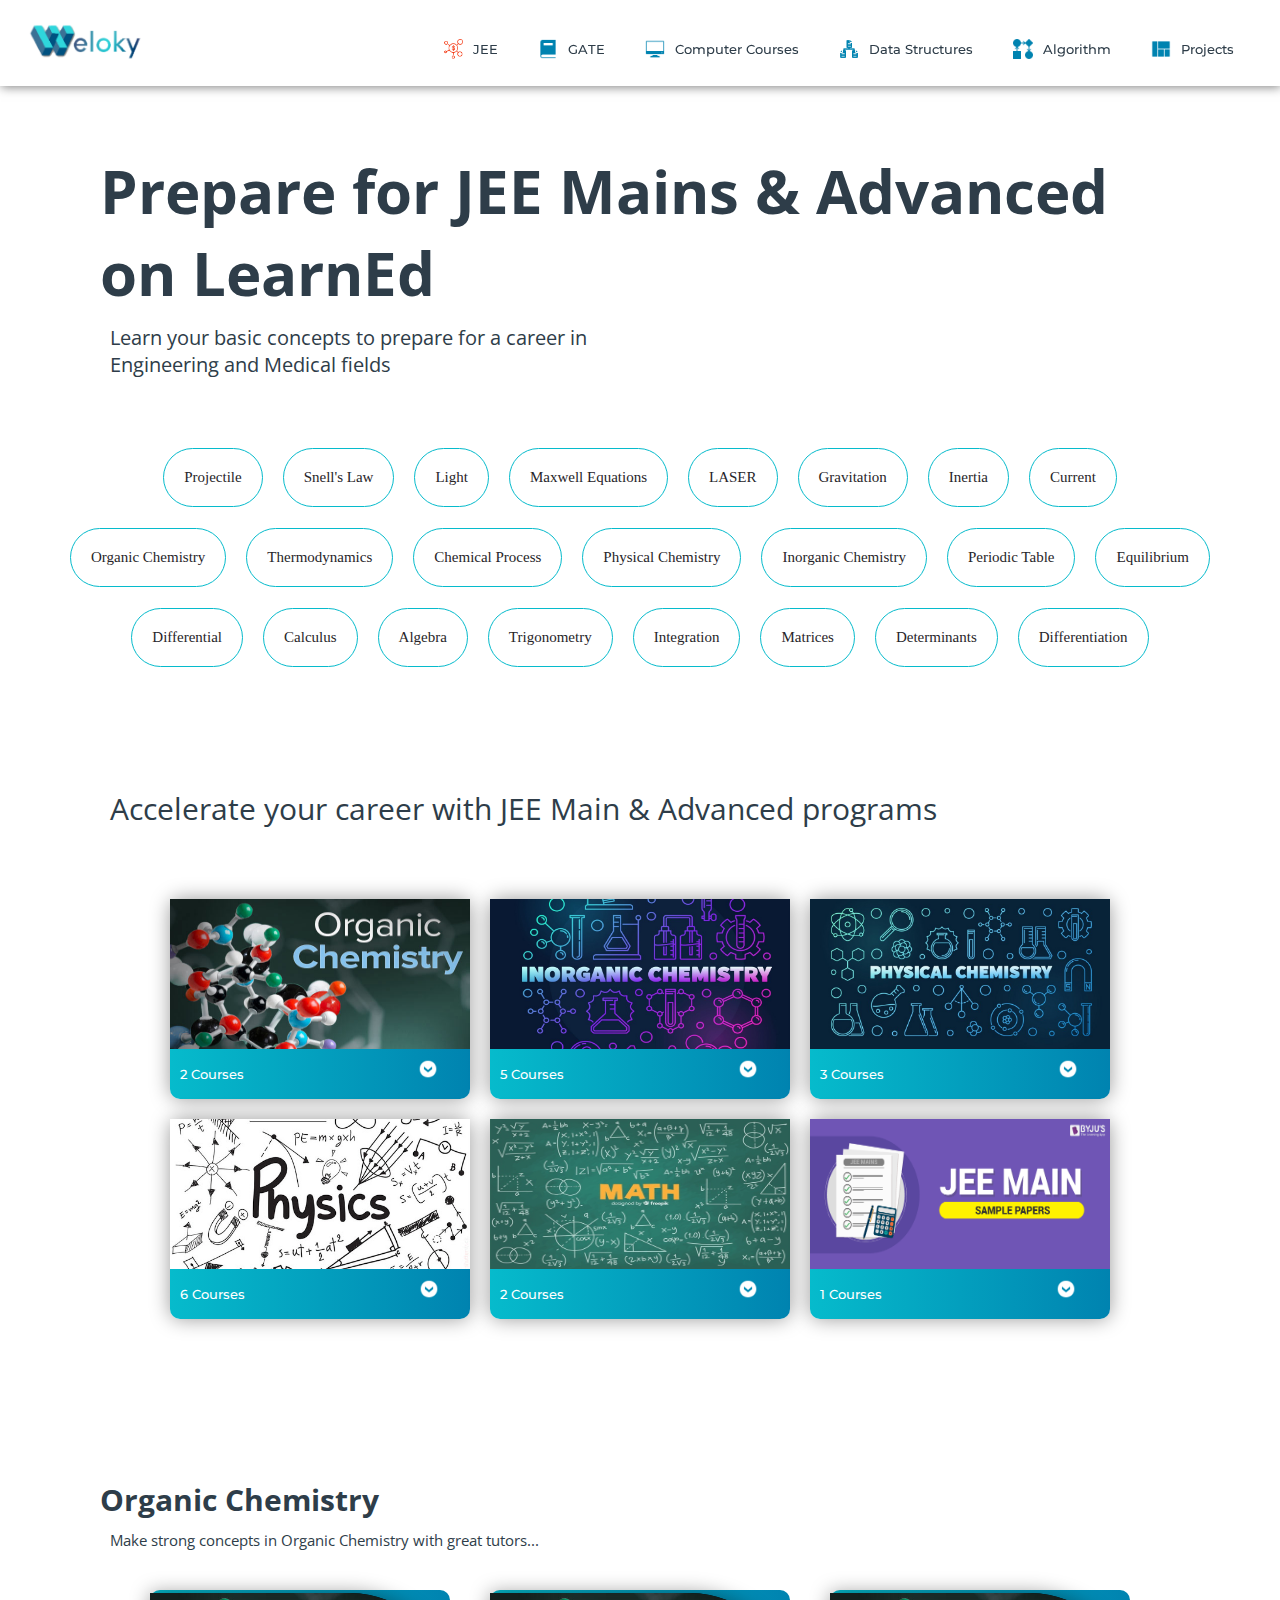
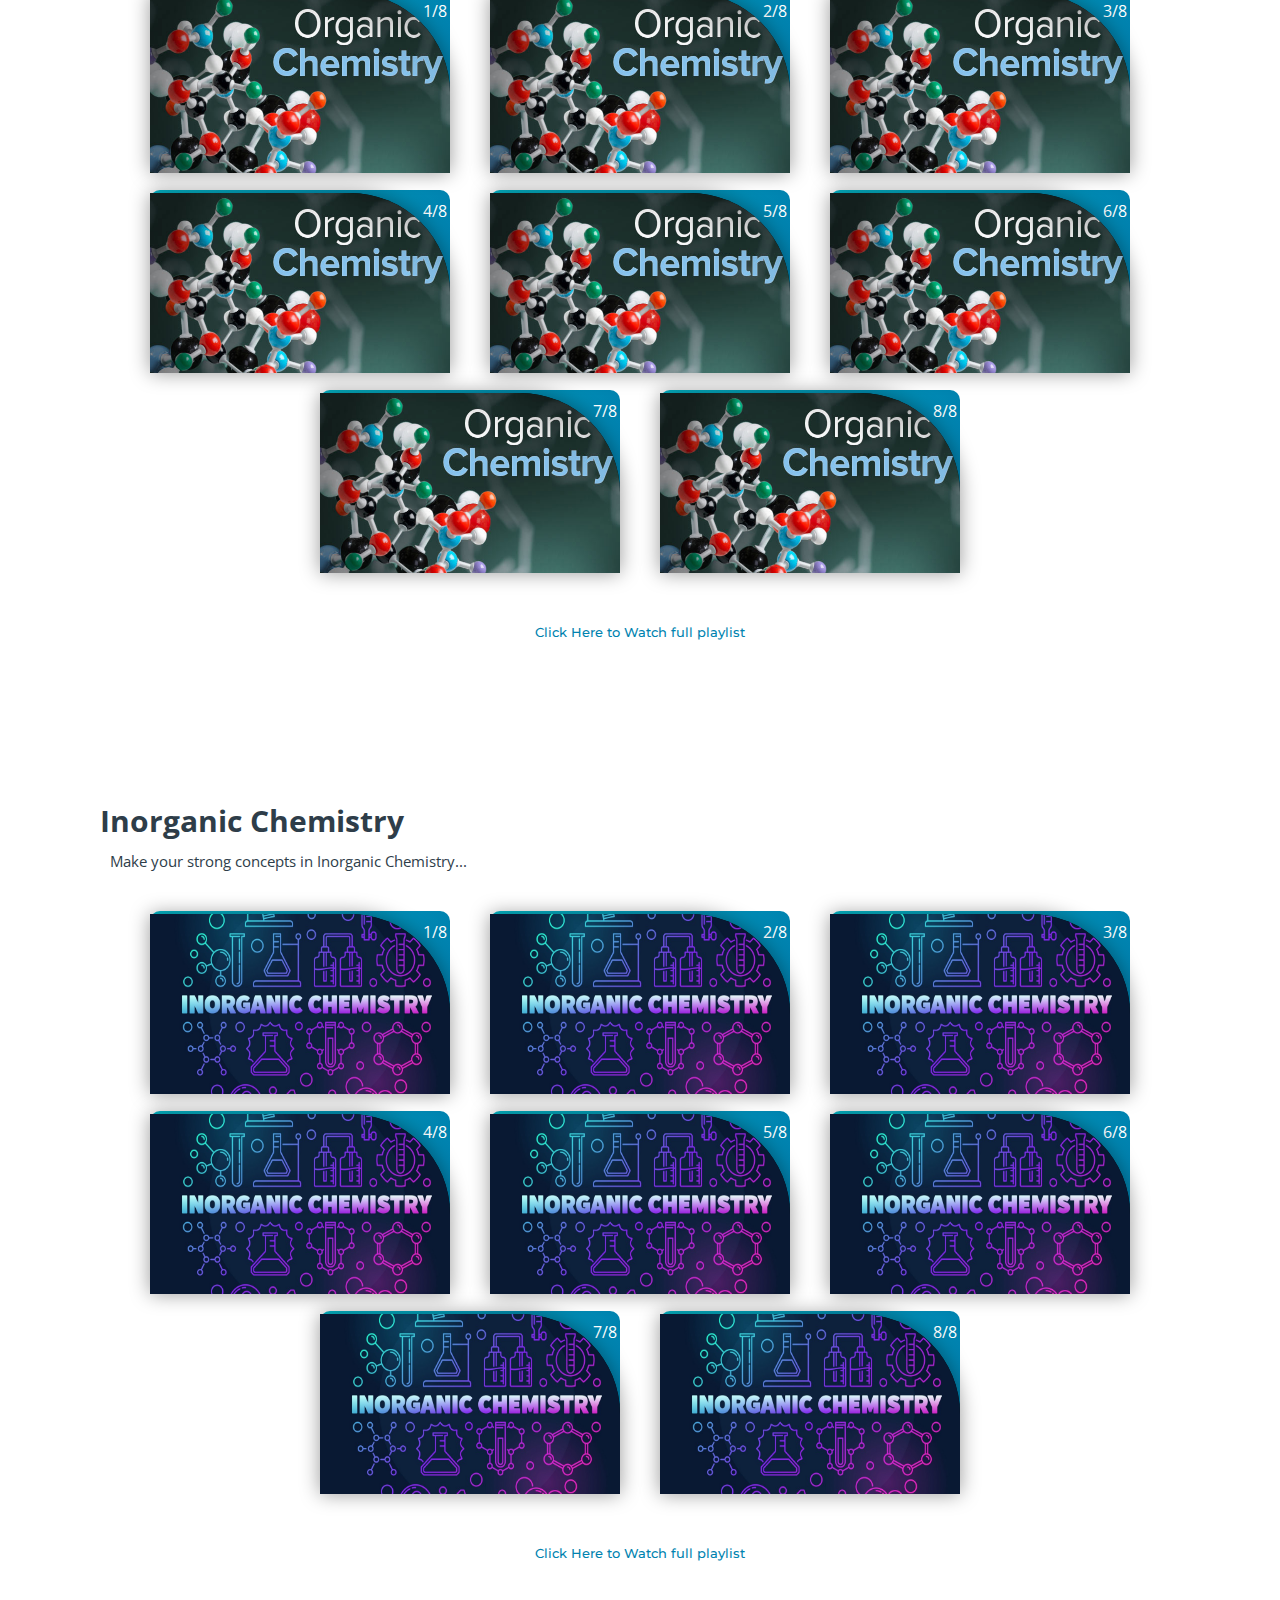
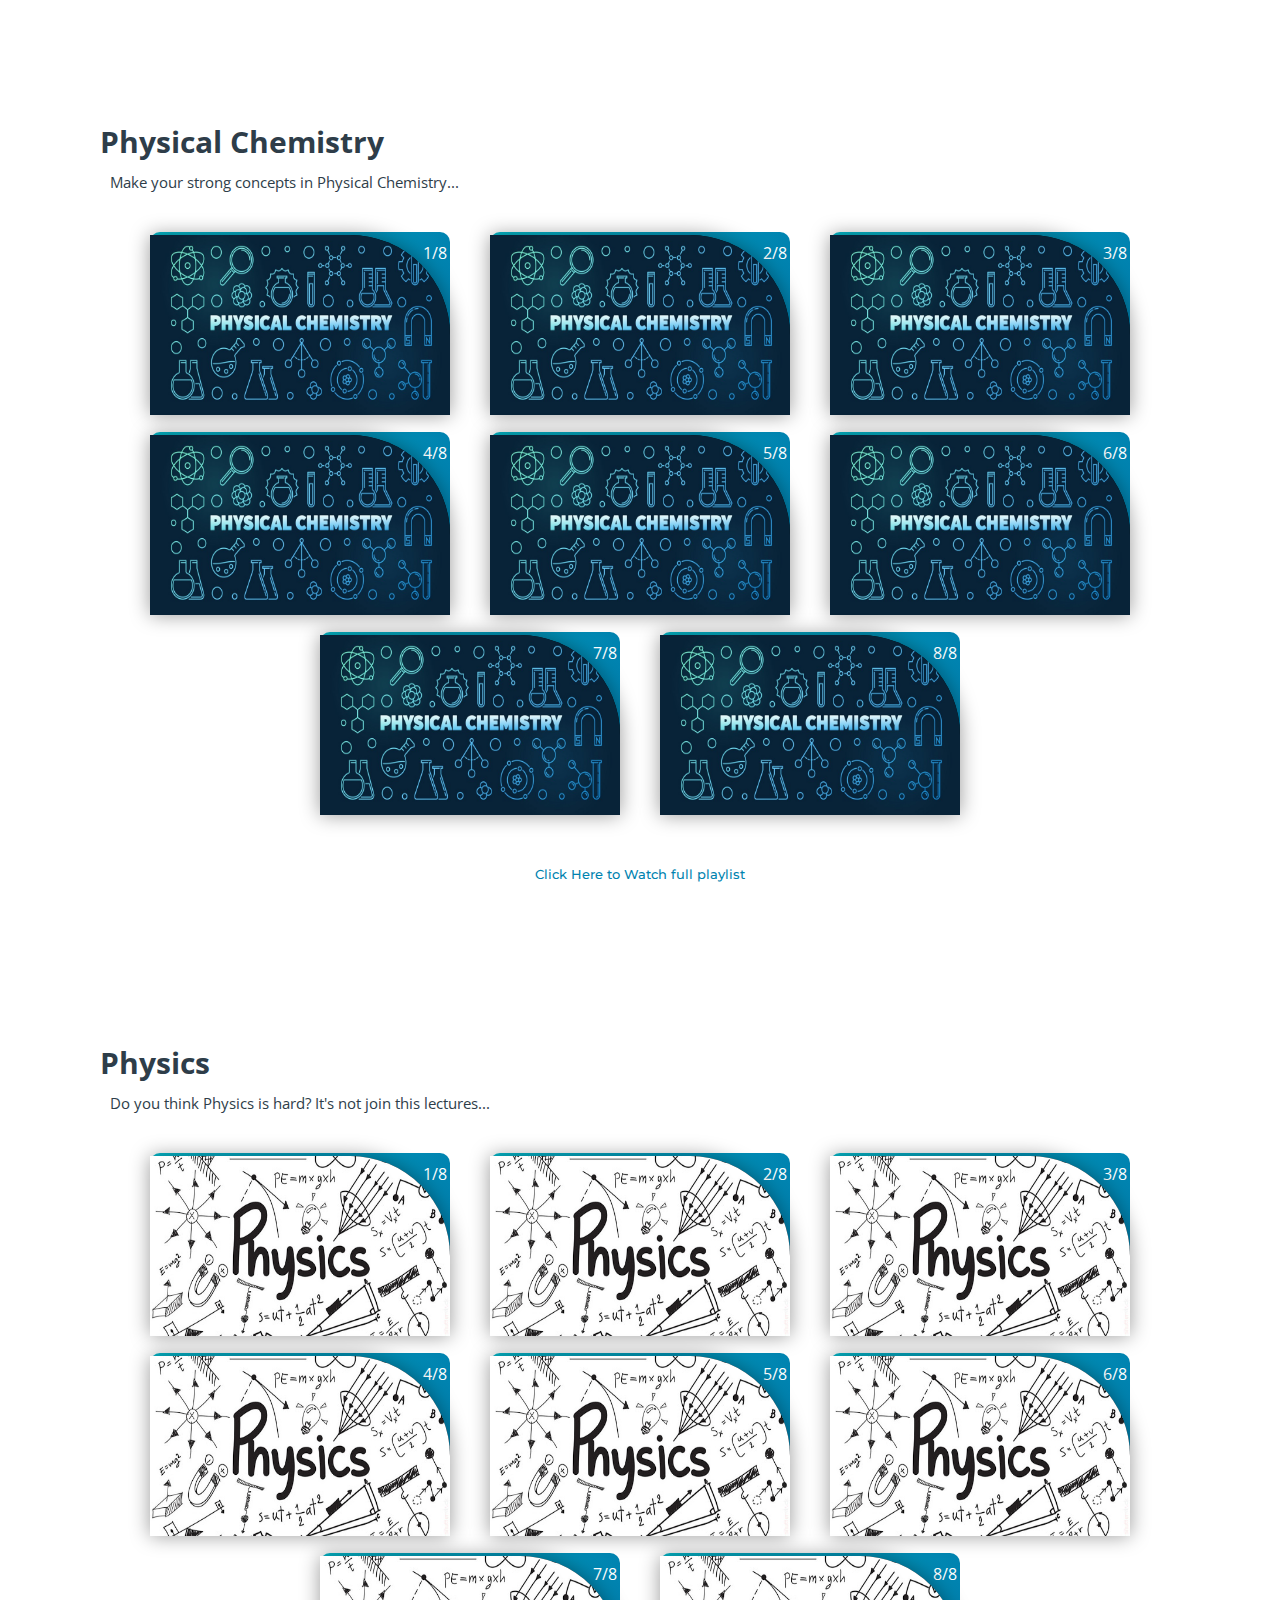
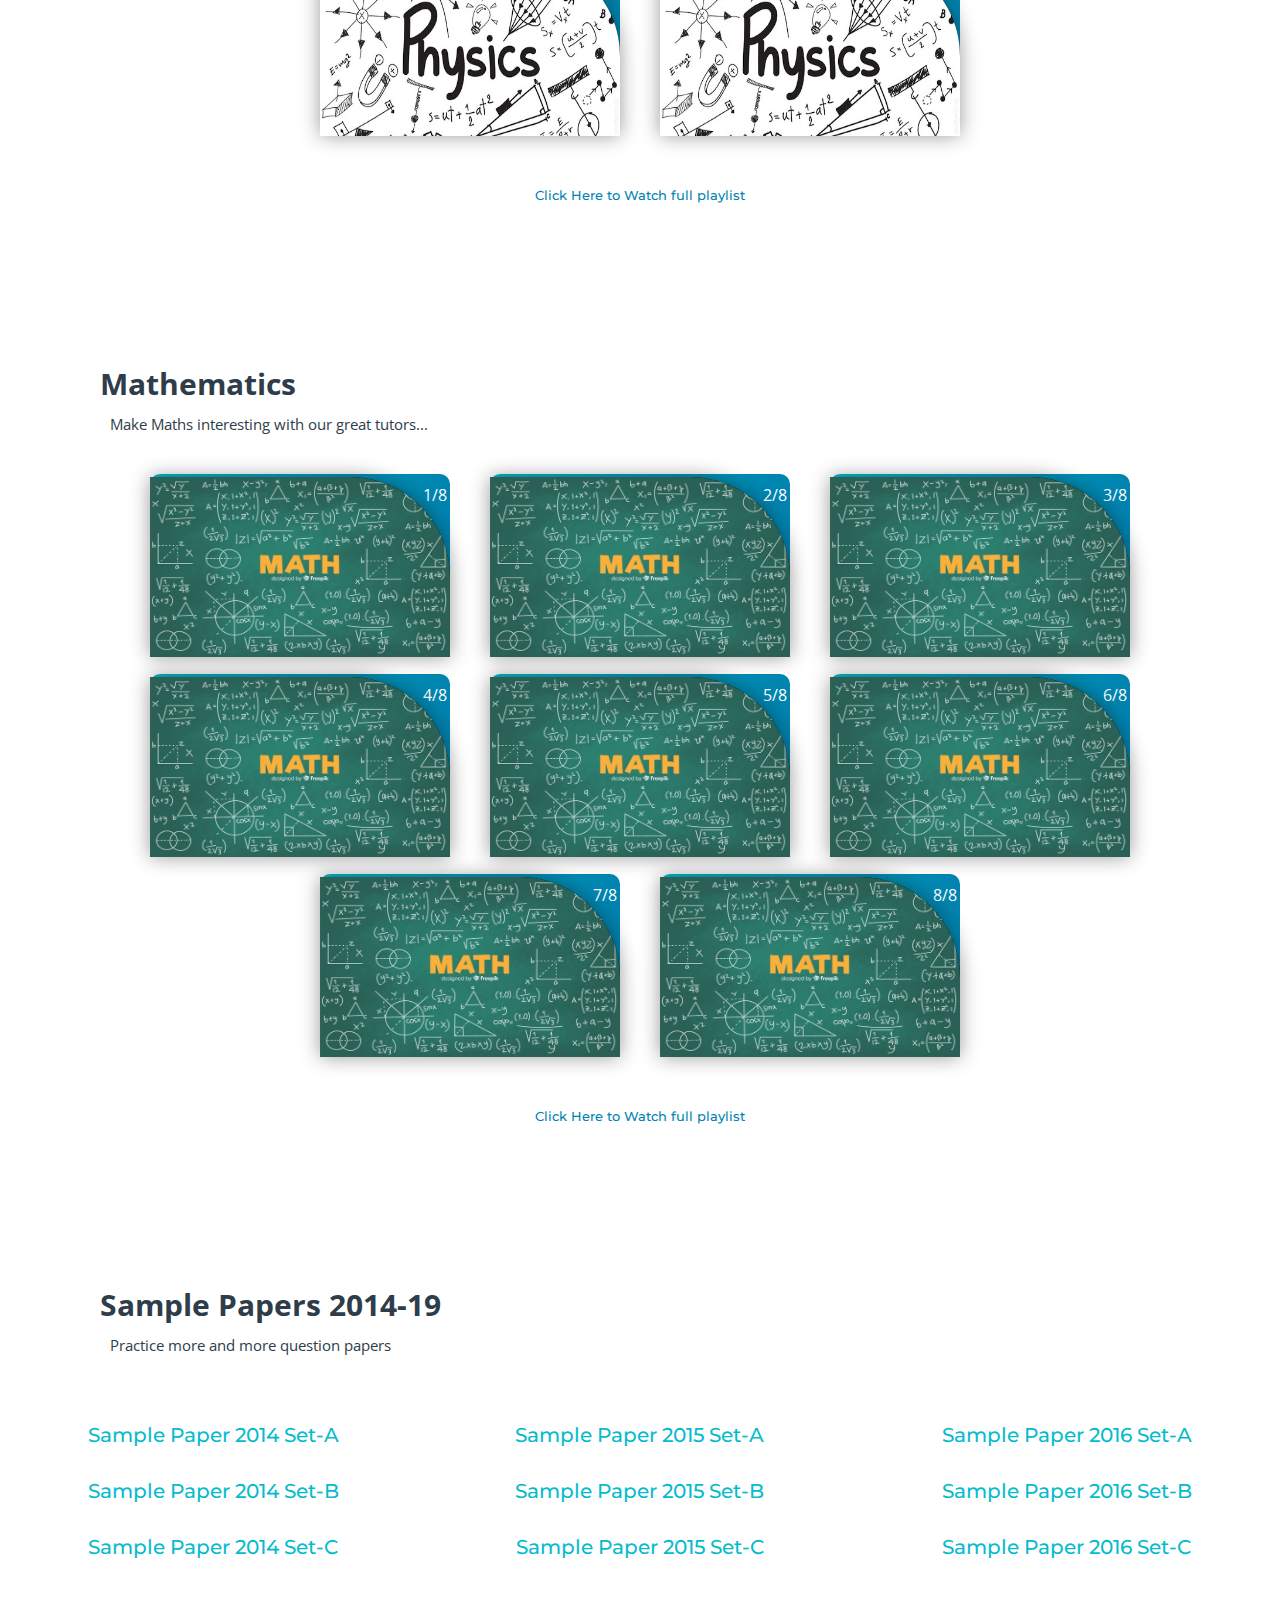
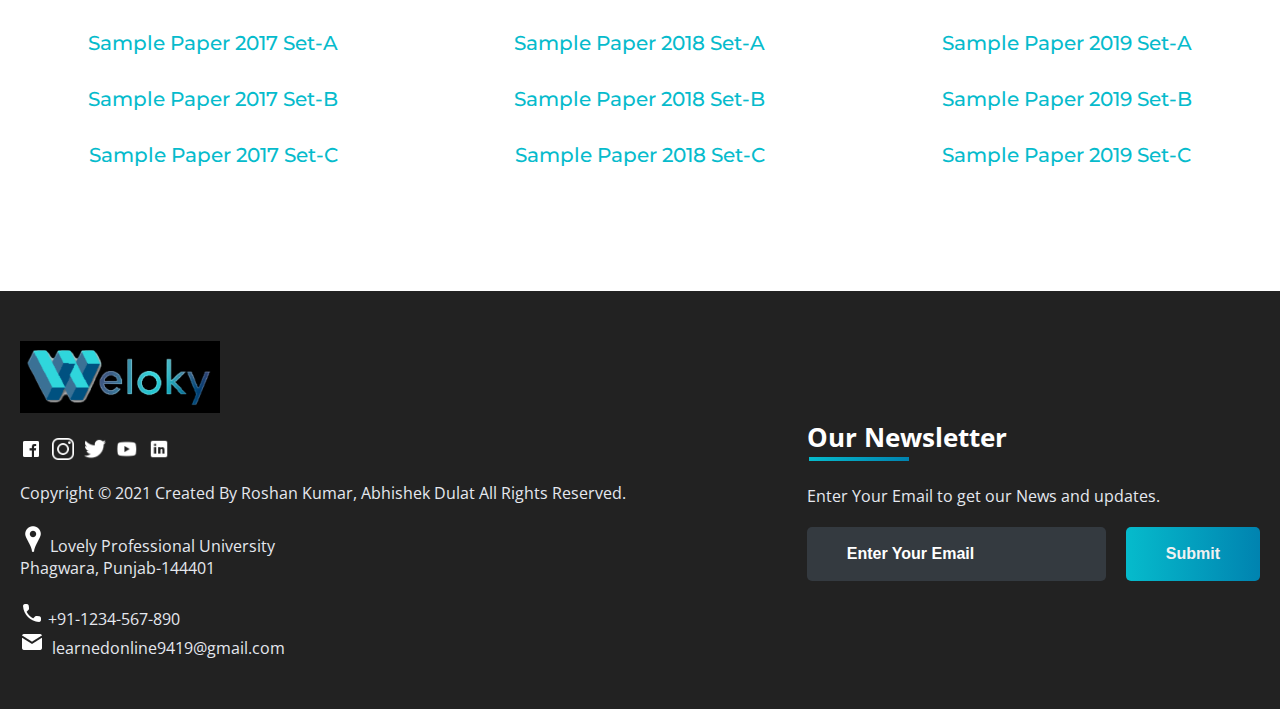
<file: subjects/jee.html>
<!DOCTYPE html>
<html>
<head>
	<link rel="shortcut icon" type="png" href="../images/icon/favicon.png">
	<title>Prepare for JEE Mains & Advanced</title>
	<link rel="stylesheet" type="text/css" href="subjects.css">
	<script type="text/javascript" src="../script.js"></script>
</head>
<body>

	<!-- NAVIGATION -->
	<header>
		<div class="nav" id="nav">
			<div id="learned-logo">
			<a href="../index.html"><img src="../images/icon/logo.png" style="width: 120px;"></a></div>
			<div class="switch-tab" id="switch-tab" onclick="switchTAB()"><img src="../images/icon/menu.png"></div>
			<ul id="list-switch">
				<li><a href="#"><img src="../images/courses/d1.png" class="icon">JEE</a></li>
				<li><a href="gate.html"><img src="../images/courses/paper.png" class="icon">GATE</a></li>
				<li><a href="computer_courses.html"><img src="../images/courses/computer.png" class="icon">Computer Courses</a></li>
				<li><a href="computer_courses.html#data"><img src="../images/courses/data.png" class="icon">Data Structures</a></li>
				<li><a href="computer_courses.html#algo"><img src="../images/courses/algo.png" class="icon">Algorithm</a></li>
				<li><a href="computer_courses.html#projects"><img src="../images/courses/projects.png" class="icon">Projects</a></li>
			</ul>
			<div class="search" id="search-switch">
				<input type="text" placeholder="Search" class="srch"><button id="srchbtn"><img src="../images/icon/search.png"></button>
			</div>
		</div>
	</header>

	<div class="title">
		<span>Prepare for JEE Mains & Advanced<br>on LearnEd</span>
		<div class="shortdesc">
			<p>Learn your basic concepts to prepare for a career in<br>Engineering and Medical fields</p>
		</div>
	</div>

<!-- Quick Links -->
	<div class="course">
		<div class="cbox">
		<div class="det"><a href="https://en.wikipedia.org/wiki/Projectile" target="_blank">Projectile</a></div>
		<div class="det"><a href="https://en.wikipedia.org/wiki/Snell%27s_law" target="_blank">Snell's Law</a></div>
		<div class="det"><a href="https://en.wikipedia.org/wiki/Light" target="_blank">Light</a></div>
		<div class="det"><a href="https://en.wikipedia.org/wiki/Maxwell%27s_equations" target="_blank">Maxwell Equations</a></div>
		<div class="det"><a href="https://en.wikipedia.org/wiki/Laser" target="_blank">LASER</a></div>
		<div class="det"><a href="https://en.wikipedia.org/wiki/Gravity" target="_blank">Gravitation</a></div>
		<div class="det"><a href="https://en.wikipedia.org/wiki/Inertia" target="_blank">Inertia</a></div>
		<div class="det"><a href="https://en.wikipedia.org/wiki/Current" target="_blank">Current</a></div>
		</div>
		<div class="cbox">
		<div class="det"><a href="#organic">Organic Chemistry</a></div>
		<div class="det"><a href="https://en.wikipedia.org/wiki/Thermodynamics" target="_blank">Thermodynamics</a></div>
		<div class="det"><a href="https://en.wikipedia.org/wiki/Chemical_process" target="_blank">Chemical Process</a></div>
		<div class="det"><a href="#physical">Physical Chemistry</a></div>
		<div class="det"><a href="#inorganic">Inorganic Chemistry</a></div>
		<div class="det"><a href="https://en.wikipedia.org/wiki/Periodic_table" target="_blank">Periodic Table</a></div>
		<div class="det"><a href="https://en.wikipedia.org/wiki/Equilibrium" target="_blank">Equilibrium</a></div>
		</div>
		<div class="cbox">
		<div class="det"><a href="#math">Differential</a></div>
		<div class="det"><a href="#math">Calculus</a></div>
		<div class="det"><a href="#math">Algebra</a></div>
		<div class="det"><a href="#math">Trigonometry</a></div>
		<div class="det"><a href="#math">Integration</a></div>
		<div class="det"><a href="#math">Matrices</a></div>
		<div class="det"><a href="#math">Determinants</a></div>
		<div class="det"><a href="#math">Differentiation</a></div>
		</div>
	</div>

	<div class="inbt">
		Accelerate your career with JEE Main & Advanced programs
	</div>

<!-- COURSES AVAILABLE -->
	<div class="ccard">
	<center>
		<div class="ccardbox">
			<div class="dcard">
				<div class="fpart"><img src="../images/courses/organic.jpg"></div>
				<a href="#organic"><div class="spart">2 Courses <img src="../images/icon/dropdown.png"></div></a>
			</div>
			<div class="dcard">
				<div class="fpart"><img src="../images/courses/inorganic.jpg"></div>
				<a href="#inorganic"><div class="spart">5 Courses <img src="../images/icon/dropdown.png"></div></a>
			</div>
			<div class="dcard">
				<div class="fpart"><img src="../images/courses/physical.jpg"></div>
				<a href="#physical"><div class="spart">3 Courses <img src="../images/icon/dropdown.png"></div></a>
			</div>
		</div>
		<div class="ccardbox">
			<div class="dcard">
				<div class="fpart"><img src="../images/courses/physics.jpg"></div>
				<a href="#physics"><div class="spart">6 Courses <img src="../images/icon/dropdown.png"></div></a>
			</div>
			<div class="dcard">
				<div class="fpart"><img src="../images/courses/math.jpg"></div>
				<a href="#math"><div class="spart">2 Courses <img src="../images/icon/dropdown.png"></div></a>
			</div>
			<div class="dcard">
				<div class="fpart"><img src="../images/courses/paper-download.png"></div>
				<a href="#sample_papers"><div class="spart">1 Courses <img src="../images/icon/dropdown.png"></div></a>
			</div>
		</div>
	</center>
	</div>

<!-- VIDEOS SECTION -->
	<div class="title2" id="organic">
		<span>Organic Chemistry</span>
		<div class="shortdesc2">
			<p>Make strong concepts in Organic Chemistry with great tutors...</p>
		</div>
	</div>
	
	<center>
		<div class="ccardbox2">
			<div class="dcard2"><span class="tag" >1/8</span>
				<div class="fpart2"><img src="../images/courses/organic.jpg">
					<iframe src="https://www.youtube.com/embed/bSMx0NS0XfY" frameborder="0" allow="accelerometer; autoplay; encrypted-media; gyroscope; picture-in-picture" allowfullscreen></iframe>
				</div>
			</div>
			<div class="dcard2"><span class="tag" >2/8</span>
				<div class="fpart2"><img src="../images/courses/organic.jpg">
					<iframe src="https://www.youtube.com/embed/bSMx0NS0XfY" frameborder="0" allow="accelerometer; autoplay; encrypted-media; gyroscope; picture-in-picture" allowfullscreen></iframe>
				</div>
			</div>
			<div class="dcard2"><span class="tag" >3/8</span>
				<div class="fpart2"><img src="../images/courses/organic.jpg">
					<iframe src="https://www.youtube.com/embed/bSMx0NS0XfY" frameborder="0" allow="accelerometer; autoplay; encrypted-media; gyroscope; picture-in-picture" allowfullscreen></iframe>
				</div>
			</div>
			<div class="dcard2"><span class="tag" >4/8</span>
				<div class="fpart2"><img src="../images/courses/organic.jpg">
					<iframe src="https://www.youtube.com/embed/bSMx0NS0XfY" frameborder="0" allow="accelerometer; autoplay; encrypted-media; gyroscope; picture-in-picture" allowfullscreen></iframe>
				</div>
			</div>
		
			<div class="dcard2"><span class="tag" >5/8</span>
				<div class="fpart2"><img src="../images/courses/organic.jpg">
					<iframe src="https://www.youtube.com/embed/bSMx0NS0XfY" frameborder="0" allow="accelerometer; autoplay; encrypted-media; gyroscope; picture-in-picture" allowfullscreen></iframe>
				</div>
			</div>
			<div class="dcard2"><span class="tag" >6/8</span>
				<div class="fpart2"><img src="../images/courses/organic.jpg">
					<iframe src="https://www.youtube.com/embed/bSMx0NS0XfY" frameborder="0" allow="accelerometer; autoplay; encrypted-media; gyroscope; picture-in-picture" allowfullscreen></iframe>
				</div>
			</div>
			<div class="dcard2"><span class="tag" >7/8</span>
				<div class="fpart2"><img src="../images/courses/organic.jpg">
					<iframe src="https://www.youtube.com/embed/bSMx0NS0XfY" frameborder="0" allow="accelerometer; autoplay; encrypted-media; gyroscope; picture-in-picture" allowfullscreen></iframe>
				</div>
			</div>
			<div class="dcard2"><span class="tag" >8/8</span>
				<div class="fpart2"><img src="../images/courses/organic.jpg">
					<iframe src="https://www.youtube.com/embed/bSMx0NS0XfY" frameborder="0" allow="accelerometer; autoplay; encrypted-media; gyroscope; picture-in-picture" allowfullscreen></iframe>
				</div>
			</div>
		</div>
	</center>

<br><br>
	<div class="click-me">
		<a href="https://www.youtube.com/watch?v=bSMx0NS0XfY&list=PL8dPuuaLjXtONguuhLdVmq0HTKS0jksS4" target="_blank">Click Here to Watch full playlist</a>
	</div>

<!-- VIDEOS SECTION -->

	<div class="title2" id="inorganic">
		<span>Inorganic Chemistry</span>
		<div class="shortdesc2">
			<p>Make your strong concepts in Inorganic Chemistry...</p>
		</div>
	</div>
	<center>
		<div class="ccardbox2">
			<div class="dcard2"><span class="tag" >1/8</span>
				<div class="fpart2"><img src="../images/courses/inorganic.jpg">
					<iframe src="https://www.youtube.com/embed/2B8CRyfGLo4" frameborder="0" allow="accelerometer; autoplay; encrypted-media; gyroscope; picture-in-picture" allowfullscreen></iframe>
				</div>
			</div>
			<div class="dcard2"><span class="tag" >2/8</span>
				<div class="fpart2"><img src="../images/courses/inorganic.jpg">
					<iframe src="https://www.youtube.com/embed/2B8CRyfGLo4" frameborder="0" allow="accelerometer; autoplay; encrypted-media; gyroscope; picture-in-picture" allowfullscreen></iframe>
				</div>
			</div>
			<div class="dcard2"><span class="tag" >3/8</span>
				<div class="fpart2"><img src="../images/courses/inorganic.jpg">
					<iframe src="https://www.youtube.com/embed/2B8CRyfGLo4" frameborder="0" allow="accelerometer; autoplay; encrypted-media; gyroscope; picture-in-picture" allowfullscreen></iframe>
				</div>
			</div>
			<div class="dcard2"><span class="tag" >4/8</span>
				<div class="fpart2"><img src="../images/courses/inorganic.jpg">
					<iframe src="https://www.youtube.com/embed/2B8CRyfGLo4" frameborder="0" allow="accelerometer; autoplay; encrypted-media; gyroscope; picture-in-picture" allowfullscreen></iframe>
				</div>
			</div>
		
			<div class="dcard2"><span class="tag" >5/8</span>
				<div class="fpart2"><img src="../images/courses/inorganic.jpg">
					<iframe src="https://www.youtube.com/embed/2B8CRyfGLo4" frameborder="0" allow="accelerometer; autoplay; encrypted-media; gyroscope; picture-in-picture" allowfullscreen></iframe>
				</div>
			</div>
			<div class="dcard2"><span class="tag" >6/8</span>
				<div class="fpart2"><img src="../images/courses/inorganic.jpg">
					<iframe src="https://www.youtube.com/embed/2B8CRyfGLo4" frameborder="0" allow="accelerometer; autoplay; encrypted-media; gyroscope; picture-in-picture" allowfullscreen></iframe>
				</div>
			</div>
			<div class="dcard2"><span class="tag" >7/8</span>
				<div class="fpart2"><img src="../images/courses/inorganic.jpg">
					<iframe src="https://www.youtube.com/embed/2B8CRyfGLo4" frameborder="0" allow="accelerometer; autoplay; encrypted-media; gyroscope; picture-in-picture" allowfullscreen></iframe>
				</div>
			</div>
			<div class="dcard2"><span class="tag" >8/8</span>
				<div class="fpart2"><img src="../images/courses/inorganic.jpg">
					<iframe src="https://www.youtube.com/embed/Iuo9PpGE04Y" frameborder="0" allow="accelerometer; autoplay; encrypted-media; gyroscope; picture-in-picture" allowfullscreen></iframe>
				</div>
			</div>
		</div>
	</center>
<br><br>
	<div class="click-me">
		<a href="https://www.youtube.com/watch?v=2B8CRyfGLo4" target="_blank">Click Here to Watch full playlist</a>
	</div>

<!-- VIDEOS SECTION -->

	<div class="title2" id="physical">
		<span>Physical Chemistry</span>
		<div class="shortdesc2">
			<p>Make your strong concepts in Physical Chemistry...</p>
		</div>
	</div>
	<center>
		<div class="ccardbox2">
			<div class="dcard2"><span class="tag" >1/8</span>
				<div class="fpart2"><img src="../images/courses/physical.jpg">
					<iframe src="https://www.youtube.com/embed/2y4cf47I21A" frameborder="0" allow="accelerometer; autoplay; encrypted-media; gyroscope; picture-in-picture" allowfullscreen></iframe>
				</div>
			</div>
			<div class="dcard2"><span class="tag" >2/8</span>
				<div class="fpart2"><img src="../images/courses/physical.jpg">
					<iframe src="https://www.youtube.com/embed/2y4cf47I21A" frameborder="0" allow="accelerometer; autoplay; encrypted-media; gyroscope; picture-in-picture" allowfullscreen></iframe>
				</div>
			</div>
			<div class="dcard2"><span class="tag" >3/8</span>
				<div class="fpart2"><img src="../images/courses/physical.jpg">
					<iframe src="https://www.youtube.com/embed/2y4cf47I21A" frameborder="0" allow="accelerometer; autoplay; encrypted-media; gyroscope; picture-in-picture" allowfullscreen></iframe>
				</div>
			</div>
			<div class="dcard2"><span class="tag" >4/8</span>
				<div class="fpart2"><img src="../images/courses/physical.jpg">
					<iframe src="https://www.youtube.com/embed/2y4cf47I21A" frameborder="0" allow="accelerometer; autoplay; encrypted-media; gyroscope; picture-in-picture" allowfullscreen></iframe>
				</div>
			</div>
		
			<div class="dcard2"><span class="tag" >5/8</span>
				<div class="fpart2"><img src="../images/courses/physical.jpg">
					<iframe src="https://www.youtube.com/embed/2y4cf47I21A" frameborder="0" allow="accelerometer; autoplay; encrypted-media; gyroscope; picture-in-picture" allowfullscreen></iframe>
				</div>
			</div>
			<div class="dcard2"><span class="tag" >6/8</span>
				<div class="fpart2"><img src="../images/courses/physical.jpg">
					<iframe src="https://www.youtube.com/embed/2y4cf47I21A" frameborder="0" allow="accelerometer; autoplay; encrypted-media; gyroscope; picture-in-picture" allowfullscreen></iframe>
				</div>
			</div>
			<div class="dcard2"><span class="tag" >7/8</span>
				<div class="fpart2"><img src="../images/courses/physical.jpg">
					<iframe src="https://www.youtube.com/embed/2y4cf47I21A" frameborder="0" allow="accelerometer; autoplay; encrypted-media; gyroscope; picture-in-picture" allowfullscreen></iframe>
				</div>
			</div>
			<div class="dcard2"><span class="tag" >8/8</span>
				<div class="fpart2"><img src="../images/courses/physical.jpg">
					<iframe src="https://www.youtube.com/embed/2y4cf47I21A" frameborder="0" allow="accelerometer; autoplay; encrypted-media; gyroscope; picture-in-picture" allowfullscreen></iframe>
				</div>
			</div>
		</div>
	</center>
<br><br>
	<div class="click-me">
		<a href="https://youtu.be/2y4cf47I21A" target="_blank">Click Here to Watch full playlist</a>
	</div>


<!-- VIDEOS SECTION -->

	<div class="title2" id="physics">
		<span>Physics</span>
		<div class="shortdesc2">
			<p>Do you think Physics is hard? It's not join this lectures...</p>
		</div>
	</div>
	<center>
		<div class="ccardbox2">
			<div class="dcard2"><span class="tag" >1/8</span>
				<div class="fpart2"><img src="../images/courses/physics.jpg">
					<iframe src="https://www.youtube.com/embed/FYE0YYuAyu0" frameborder="0" allow="accelerometer; autoplay; encrypted-media; gyroscope; picture-in-picture" allowfullscreen></iframe>
				</div>
			</div>
			<div class="dcard2"><span class="tag" >2/8</span>
				<div class="fpart2"><img src="../images/courses/physics.jpg">
					<iframe src="https://www.youtube.com/embed/FYE0YYuAyu0" frameborder="0" allow="accelerometer; autoplay; encrypted-media; gyroscope; picture-in-picture" allowfullscreen></iframe>
				</div>
			</div>
			<div class="dcard2"><span class="tag" >3/8</span>
				<div class="fpart2"><img src="../images/courses/physics.jpg">
					<iframe src="https://www.youtube.com/embed/FYE0YYuAyu0" frameborder="0" allow="accelerometer; autoplay; encrypted-media; gyroscope; picture-in-picture" allowfullscreen></iframe>
				</div>
			</div>
			<div class="dcard2"><span class="tag" >4/8</span>
				<div class="fpart2"><img src="../images/courses/physics.jpg">
					<iframe src="https://www.youtube.com/embed/FYE0YYuAyu0" frameborder="0" allow="accelerometer; autoplay; encrypted-media; gyroscope; picture-in-picture" allowfullscreen></iframe>
				</div>
			</div>
		
			<div class="dcard2"><span class="tag" >5/8</span>
				<div class="fpart2"><img src="../images/courses/physics.jpg">
					<iframe src="https://www.youtube.com/embed/FYE0YYuAyu0" frameborder="0" allow="accelerometer; autoplay; encrypted-media; gyroscope; picture-in-picture" allowfullscreen></iframe>
				</div>
			</div>
			<div class="dcard2"><span class="tag" >6/8</span>
				<div class="fpart2"><img src="../images/courses/physics.jpg">
					<iframe src="https://www.youtube.com/embed/FYE0YYuAyu0" frameborder="0" allow="accelerometer; autoplay; encrypted-media; gyroscope; picture-in-picture" allowfullscreen></iframe>
				</div>
			</div>
			<div class="dcard2"><span class="tag" >7/8</span>
				<div class="fpart2"><img src="../images/courses/physics.jpg">
					<iframe src="https://www.youtube.com/embed/FYE0YYuAyu0" frameborder="0" allow="accelerometer; autoplay; encrypted-media; gyroscope; picture-in-picture" allowfullscreen></iframe>
				</div>
			</div>
			<div class="dcard2"><span class="tag" >8/8</span>
				<div class="fpart2"><img src="../images/courses/physics.jpg">
					<iframe src="https://www.youtube.com/embed/FYE0YYuAyu0" frameborder="0" allow="accelerometer; autoplay; encrypted-media; gyroscope; picture-in-picture" allowfullscreen></iframe>
				</div>
			</div>
		</div>
	</center>
<br><br>
	<div class="click-me">
		<a href="https://youtu.be/FYE0YYuAyu0" target="_blank">Click Here to Watch full playlist</a>
	</div>

<!-- VIDEOS SECTION -->

	<div class="title2" id="math">
		<span>Mathematics</span>
		<div class="shortdesc2">
			<p>Make Maths interesting with our great tutors...</p>
		</div>
	</div>
	<center>
		<div class="ccardbox2">
			<div class="dcard2"><span class="tag" >1/8</span>
				<div class="fpart2"><img src="../images/courses/math.jpg">
					<iframe src="https://www.youtube.com/embed/xxGyTHWrHZg" frameborder="0" allow="accelerometer; autoplay; encrypted-media; gyroscope; picture-in-picture" allowfullscreen></iframe>
				</div>
			</div>
			<div class="dcard2"><span class="tag" >2/8</span>
				<div class="fpart2"><img src="../images/courses/math.jpg">
					<iframe src="https://www.youtube.com/embed/xxGyTHWrHZg" frameborder="0" allow="accelerometer; autoplay; encrypted-media; gyroscope; picture-in-picture" allowfullscreen></iframe>
				</div>
			</div>
			<div class="dcard2"><span class="tag" >3/8</span>
				<div class="fpart2"><img src="../images/courses/math.jpg">
					<iframe src="https://www.youtube.com/embed/xxGyTHWrHZg" frameborder="0" allow="accelerometer; autoplay; encrypted-media; gyroscope; picture-in-picture" allowfullscreen></iframe>
				</div>
			</div>
			<div class="dcard2"><span class="tag" >4/8</span>
				<div class="fpart2"><img src="../images/courses/math.jpg">
					<iframe src="https://www.youtube.com/embed/xxGyTHWrHZg" frameborder="0" allow="accelerometer; autoplay; encrypted-media; gyroscope; picture-in-picture" allowfullscreen></iframe>
				</div>
			</div>
		
			<div class="dcard2"><span class="tag" >5/8</span>
				<div class="fpart2"><img src="../images/courses/math.jpg">
					<iframe src="https://www.youtube.com/embed/xxGyTHWrHZg" frameborder="0" allow="accelerometer; autoplay; encrypted-media; gyroscope; picture-in-picture" allowfullscreen></iframe>
				</div>
			</div>
			<div class="dcard2"><span class="tag" >6/8</span>
				<div class="fpart2"><img src="../images/courses/math.jpg">
					<iframe src="https://www.youtube.com/embed/xxGyTHWrHZg" frameborder="0" allow="accelerometer; autoplay; encrypted-media; gyroscope; picture-in-picture" allowfullscreen></iframe>
				</div>
			</div>
			<div class="dcard2"><span class="tag" >7/8</span>
				<div class="fpart2"><img src="../images/courses/math.jpg">
					<iframe src="https://www.youtube.com/embed/xxGyTHWrHZg" frameborder="0" allow="accelerometer; autoplay; encrypted-media; gyroscope; picture-in-picture" allowfullscreen></iframe>
				</div>
			</div>
			<div class="dcard2"><span class="tag" >8/8</span>
				<div class="fpart2"><img src="../images/courses/math.jpg">
					<iframe src="https://www.youtube.com/embed/xxGyTHWrHZg" frameborder="0" allow="accelerometer; autoplay; encrypted-media; gyroscope; picture-in-picture" allowfullscreen></iframe>
				</div>
			</div>
		</div>
	</center>

<br><br>
	<div class="click-me">
		<a href="https://youtu.be/xxGyTHWrHZg" target="_blank">Click Here to Watch full playlist</a>
	</div>


<!-- SAMPLE PAPERS -->
	<div class="title2" id="sample_papers">
		<span>Sample Papers 2014-19</span>
		<div class="shortdesc2">
			<p>Practice more and more question papers</p>
		</div>
	</div>

	<div class="sample">
		<ul>
			<li><a href="../samplePapers/p1.pdf" target="_blank">Sample Paper 2014 Set-A</a></li>
			<li><a href="../samplePapers/p1.pdf" target="_blank">Sample Paper 2014 Set-B</a></li>
			<li><a href="../samplePapers/p1.pdf" target="_blank">Sample Paper 2014 Set-C</a></li>
		</ul>
		<ul>
			<li><a href="../samplePapers/p1.pdf" target="_blank">Sample Paper 2015 Set-A</a></li>
			<li><a href="../samplePapers/p1.pdf" target="_blank">Sample Paper 2015 Set-B</a></li>
			<li><a href="../samplePapers/p1.pdf" target="_blank">Sample Paper 2015 Set-C</a></li>
		</ul>
		<ul>
			<li><a href="../samplePapers/p1.pdf" target="_blank">Sample Paper 2016 Set-A</a></li>
			<li><a href="../samplePapers/p1.pdf" target="_blank">Sample Paper 2016 Set-B</a></li>
			<li><a href="../samplePapers/p1.pdf" target="_blank">Sample Paper 2016 Set-C</a></li>
		</ul>
	</div>
	<div class="sample lastSample">
		<ul>
			<li><a href="../samplePapers/p1.pdf" target="_blank">Sample Paper 2017 Set-A</a></li>
			<li><a href="../samplePapers/p1.pdf" target="_blank">Sample Paper 2017 Set-B</a></li>
			<li><a href="../samplePapers/p1.pdf" target="_blank">Sample Paper 2017 Set-C</a></li>
		</ul>
		<ul>
			<li><a href="../samplePapers/p1.pdf" target="_blank">Sample Paper 2018 Set-A</a></li>
			<li><a href="../samplePapers/p1.pdf" target="_blank">Sample Paper 2018 Set-B</a></li>
			<li><a href="../samplePapers/p1.pdf" target="_blank">Sample Paper 2018 Set-C</a></li>
		</ul>
		<ul>
			<li><a href="../samplePapers/p1.pdf" target="_blank">Sample Paper 2019 Set-A</a></li>
			<li><a href="../samplePapers/p1.pdf" target="_blank">Sample Paper 2019 Set-B</a></li>
			<li><a href="../samplePapers/p1.pdf" target="_blank">Sample Paper 2019 Set-C</a></li>
		</ul>
	</div>

<!-- FOOTER -->
<footer>
	<div class="footer-container">
		<div class="left-col">
			<img src="../images/icon/logo - Copy.png" style="width: 200px;">
			<div class="logo"></div>
			<div class="social-media">
				<a href="#"><img src="../images/icon\fb.png"></a>
				<a href="#"><img src="../images/icon\insta.png"></a>
				<a href="#"><img src="../images/icon\tt.png"></a>
				<a href="#"><img src="../images/icon\ytube.png"></a>
				<a href="#"><img src="../images/icon\linkedin.png"></a>
			</div><br><br>
			<p class="rights-text">Copyright © 2021 Created By Roshan Kumar, Abhishek Dulat All Rights Reserved.</p>
			<br><p><img src="../images/icon/location.png"> Lovely Professional University<br>Phagwara, Punjab-144401</p><br>
			<p><img src="../images/icon/phone.png"> +91-1234-567-890<br><img src="../images/icon/mail.png">&nbsp; learnedonline9419@gmail.com</p>
		</div>
		<div class="right-col">
			<h1 style="color: #fff">Our Newsletter</h1>
			<div class="border"></div><br>
			<p>Enter Your Email to get our News and updates.</p>
			<form class="newsletter-form">
				<input class="txtb" type="email" placeholder="Enter Your Email">
				<input class="btn" type="submit" value="Submit">
			</form>
		</div>
	</div>
</footer>

</body>
</html>
</file>
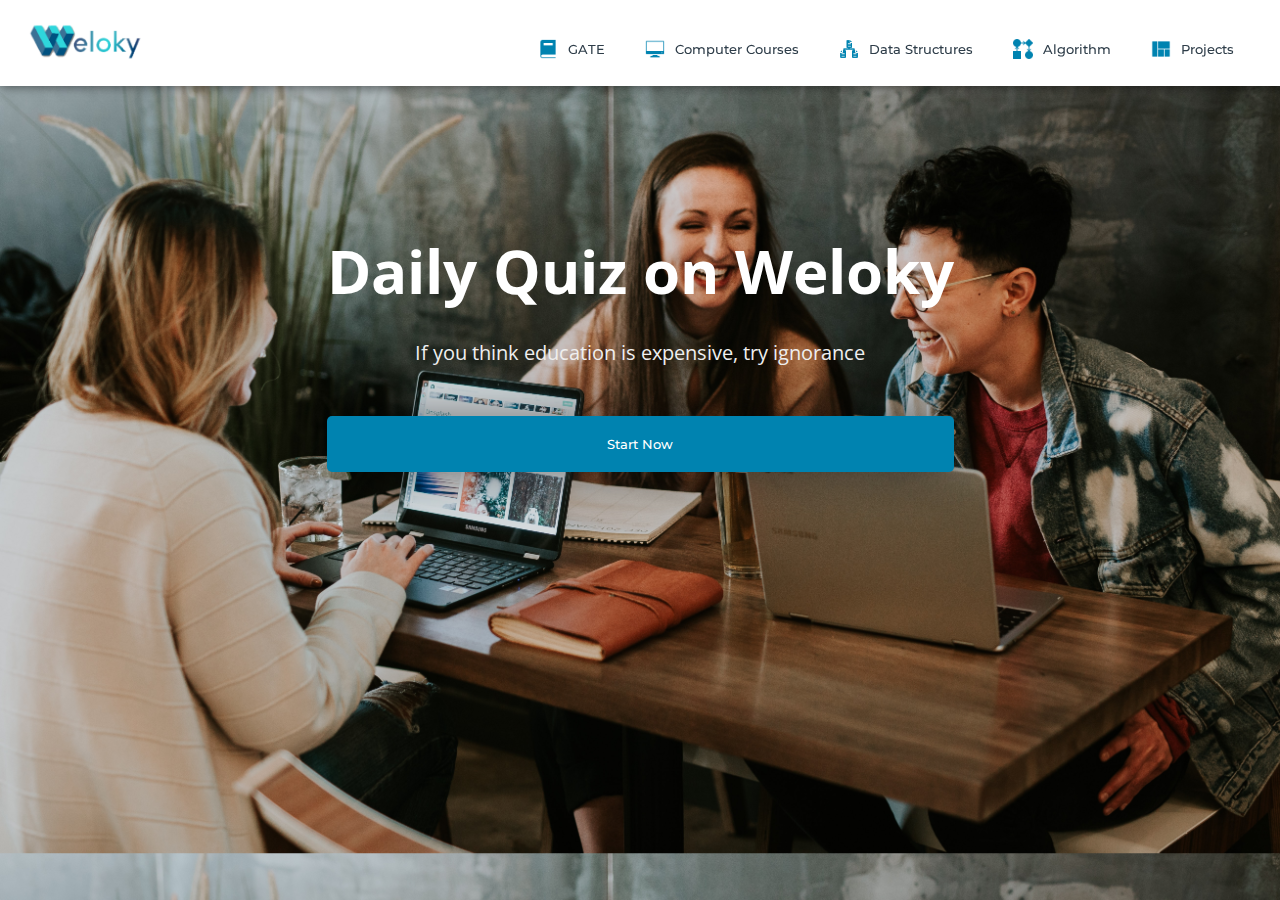
<file: subjects/quiz.html>
<!DOCTYPE html>
<html>
<head>
	<link rel="shortcut icon" type="png" href="../images/icon/favicon.png">
	<title>Quiz on Weloky</title>
	<link rel="stylesheet" type="text/css" href="quizStyle.css">
	<script type="text/javascript" src="../script.js"></script>
</head>
<body>
	
<!-- NAVIGATION -->
	<header>
		<div class="nav" id="nav">
			<div id="Weloky-logo">
			<a href="../index.html"><img src="../images/icon/logo.png" style="width: 120px;"></a></div>
			<div class="switch-tab" id="switch-tab" onclick="switchTAB()"><img src="../images/icon/menu.png"></div>
			<ul id="list-switch">
				
				<li><a href="gate.html"><img src="../images/courses/paper.png" class="icon">GATE</a></li>
				<li><a href="computer_courses.html"><img src="../images/courses/computer.png" class="icon">Computer Courses</a></li>
				<li><a href="computer_courses.html#data"><img src="../images/courses/data.png" class="icon">Data Structures</a></li>
				<li><a href="computer_courses.html#algo"><img src="../images/courses/algo.png" class="icon">Algorithm</a></li>
				<li><a href="computer_courses.html#projects"><img src="../images/courses/projects.png" class="icon">Projects</a></li>
			</ul>
			<div class="search" id="search-switch">
				<input type="search" placeholder="Search" class="srch"><button id="srchbtn"><img src="../images/icon/search.png"></button>
			</div>
		</div>
	</header>
	

<!-- MAIN Heading of Page -->
	<div class="title" id="title">
		<span>Daily Quiz on Weloky</span>
		<div class="shortdesc"><br>
			<p>If you think education is expensive, try ignorance</p>
		</div>
		<button onclick="startquiz()">Start Now</button>
	</div>


<div class="panel" id="panel">
	
	<div class="left-side" id="left">
		<ul>
			<li onclick="quizt(1)">HOME</li>
			<!-- <li onclick="quizt(2)">JEE Mains</li>
			<li onclick="quizt(3)">JEE Advanced</li> -->
			<li onclick="quizt(4)">GATE</li>
			<li onclick="quizt(5)">C/C++</li>
			<li onclick="quizt(6)">Java</li>
			<li onclick="quizt(7)">Python</li>
			<li onclick="quizt(8)">JavaScript</li>
			<li onclick="quizt(9)">Data Structures</li>
			<li onclick="quizt(10)">Algorithm</li>
			<li onclick="quizt(11)">Interview Questions</li>
		</ul>
	</div>

	<div class="right-side" id="right">
		<div id="quiz-container">
			
			<div id="f1"><div class="quiz-frame main-frame"></div></div>

			<div id="f2"><iframe class="quiz-frame" src="https://docs.google.com/forms/d/e/1FAIpQLSe3hXLPuiQGqj1n3IeeAzM8YLNpgJIIk_zfteoEdWka4X3wxQ/viewform?embedded=true" frameborder="0" marginheight="0" marginwidth="0">Loading…</iframe></div>
			
			<div id="f3"><iframe class="quiz-frame" src="https://docs.google.com/forms/d/e/1FAIpQLSeVTLsd_AqZGpbIMnZRm20OKrjjiYSirWBjfCHpWtAsMQU--g/viewform?embedded=true" frameborder="0" marginheight="0" marginwidth="0">Loading…</iframe></div>
			
			<div id="f4"><iframe class="quiz-frame" src="https://docs.google.com/forms/d/e/1FAIpQLSdjSKZhQp5jqqR34zD_uWMtgXr18F9pdK6YqcafLSP6J7VZjw/viewform?embedded=true" frameborder="0" marginheight="0" marginwidth="0">Loading…</iframe></div>

			<div id="f5"><iframe class="quiz-frame" src="https://docs.google.com/forms/d/e/1FAIpQLSe1xs1-41MAbLN7KkXrJwtGdbl5ydxe_vX_nmFRjf6c0wtYkA/viewform?embedded=true"  frameborder="0" marginheight="0" marginwidth="0">Loading…</iframe></iframe></div>
			
			<div id="f6"><iframe class="quiz-frame" src="https://docs.google.com/forms/d/e/1FAIpQLSdHFDm_BakVxro_zJI78OF2OLJpXgDzzaAVMHD9hptWlXBSpA/viewform?embedded=true" frameborder="0" marginheight="0" marginwidth="0">Loading…</iframe></div>
			
			<div id="f7"><iframe class="quiz-frame" src="https://docs.google.com/forms/d/e/1FAIpQLSdgD7yFEJtqpkImDiLAaQ7w9VcsO688gr1V3Gl7FqwM5yXtWQ/viewform?embedded=true" frameborder="0" marginheight="0" marginwidth="0">Loading…</iframe></div>

			<div id="f8"><iframe class="quiz-frame" src="https://docs.google.com/forms/d/e/1FAIpQLSchDBnai_Aup7YFJQegg4z-qoB338p010VgZRxBYDT17xoRew/viewform?embedded=true" frameborder="0" marginheight="0" marginwidth="0">Loading…</iframe></div>

			<div id="f9"><iframe class="quiz-frame" src="https://docs.google.com/forms/d/e/1FAIpQLSfY5oIAz4R9Ty-LBpx7h4th6OJ0-RkrxIlLslRV4NjwwW8_uw/viewform?embedded=true" frameborder="0" marginheight="0" marginwidth="0">Loading…</iframe></div>
			
			<div id="f10"><iframe class="quiz-frame" src="https://docs.google.com/forms/d/e/1FAIpQLSflwS89sG7H98J9vFgFqJgsKaZ5gpq3yUlOiW3up7RQQ-qRnw/viewform?embedded=true" frameborder="0" marginheight="0" marginwidth="0">Loading…</iframe></div>

			<div id="f11"><iframe class="quiz-frame" src="https://docs.google.com/forms/d/e/1FAIpQLSe_aS8-CMNFdUzI1UE73zahC2bmMwJkmB6FJXPIeKbLIBqB4Q/viewform?embedded=true" frameborder="0" marginheiclass="quiz-frame" ght="0" marginwidth="0">Loading…</iframe></div>

		</div>
	</div>

</div>

	<script type="text/javascript" src="../script.js"></script>
</body>
</html>
</file>
<file: style.css>
@import url('https://fonts.googleapis.com/css?family=Montserrat:500&display=swap');
@import url('https://fonts.googleapis.com/css?family=Dancing+Script&display=swap');
@import url('https://fonts.googleapis.com/css?family=Open+Sans&display=swap');

* {
	box-sizing: border-box;
	margin: 0;
	padding: 0;
}

html {
	scroll-behavior: smooth;
}
body {
	background: #FFF;
	font-family: 'Open Sans', sans-serif;
}

header {
	height: 90vh;
}
.black {
	box-shadow: 0 2px 10px rgba(0, 0, 0, 0.5);
}
nav {
	padding-top: 20px;
	padding-bottom: 20px;
	top: 0;
	position: fixed;
	display: flex;
	width: 100%;
	z-index: 1000;
	background: #fff;
	justify-content: space-around;
	transition: 1.5s;
	align-items: center;
}
nav ul {
	display: flex;
	align-items: center;
}
nav ul li {
	list-style: none;
	margin: 5px 10px;
}
nav ul li a {
	padding: 2px 10px;
	color: #2e2e2e;
	cursor: pointer;
	transition: .5s;
	text-decoration: none;
}
nav ul li a:hover {
	color: #fff;
	border-radius: 5px;
	background: #0083B0;
}
.active {
	color: #fff;
	border-radius: 5px;
	background: #0083B0;
}
.srch {
	padding: 2px 10px;
	display: flex;
	justify-content: center;
	border: 1px solid;
	border-radius: 20px;
}
.srch img {
	width: 25px;
	cursor: pointer;
}
.srch .search {
	outline: none;
	border: none;
	background: transparent;
}

.get-started {
	margin-left: 50px;
	padding: 5px 20px;
	border: 2px solid #0083B0;
	border-radius: 20px;
	text-decoration: none;
	
	transition: .5s;
	background-color: #0083B0;
	color: #fff;
}
.get-started:hover {
	color: #2e2e2e;
	background: #fff;
}
.logo img{
	width: 120px;
	cursor: pointer;
	transition: all 1s;
}

a, button {
	float: left;
	font-family: "Montserrat", sans-serif;
	font-weight: 500;
	font-size: 15px;
	color: #2E3D49;
	display: block;
	text-decoration: none;
	text-align: center;
}
.head-container {
	margin-top: 45px;
	display: flex;
	flex-wrap: wrap;
	align-items: center;
	justify-content: space-around;
}




@keyframes display {
	0% {
		transform: translateX(200px);
		opacity: 0;
	}

	10% {
		transform: translateX(0);
		opacity: 1;
	}

	20% {
		transform: translateX(0);
		opacity: 1;
	}

	30% {
		transform: translateX(-200px);
		opacity: 0;
	}

	100% {
		transform: translateX(-200px);
		opacity: 0;
	}
}



.head-container>img {
	position: absolute;
	top: 0;
	left: calc(6% - 100px);
	opacity: 0;
	animation: display 10s infinite;
}

img:nth-child(2) {
	animation-delay: 2s;
}
img:nth-child(3) {
	animation-delay: 4s;
}
img:nth-child(4) {
	animation-delay: 6s;
}
img:nth-child(5) {
	animation-delay: 8s;
}
img:nth-child(6) {
	animation-delay: 10s;
}


.quote {
	width: 600px;
	transform: translateY(-50px);
}
.quote h5 {
	margin-top: 20px;
	color: #0009;
	line-height: 20px;
}
.quote p {
	font-size: 50px;
	color: #2e2e2e;
}
.quote .play {
	margin-top: 20px;
	display: flex;
	align-items: center;
}
.quote .play img {
	width: 45px;
	cursor: pointer;
	filter: drop-shadow(0 0 10px #0002);
}
.quote .play span a{
	margin-left: 10px;
	font-size: 20px;
	font-weight: 900;
	color: rgba(0, 0, 0, 0.8);
	cursor: pointer;
}
.svg-image img{
	width: 500px;
	filter: drop-shadow(0 20px 10px rgba(0,0,0,0.2));
}

/* SIDE MENU */
.menu {
	cursor: pointer;
	width: 25px;
	display: none;
}
.side-menu {
	width: 100%;
	height: 100%;
	background: rgba(182, 33, 90, 0.993);
	position: absolute;
	top: 0;
	transition: .8s;
	z-index: 2000;
	transform: translateX(-100%);
}
.side-menu ul {
	margin-top: 35%;
	display: flex;
	flex-direction: column;
	justify-content: center;
}
.side-menu ul li {
	list-style: none;
	display: flex;
	justify-content: center;
	align-items: center;
}
.side-menu ul li:hover a{
	background: #fff;
	color: #0083B0;
}
.side-menu ul li a{
	color: #FFF;
	width: 100%;
	font-size: 1em;
	text-decoration: none;
	padding: 15px 0px;
}
.close img{
	float: right;
	width: 35px;
	cursor: pointer;
	margin: 10px;
}
.user {
	display: flex;
	justify-content: center;
	align-items: center;
	margin-top: 10%;
}
.user img {
	width: 60px;
	border-radius: 50%;
	border: 2px solid #fff;
	filter: drop-shadow(0 10px 20px #0004);
	margin-right: 30px;
	cursor: pointer;
}
.user p {
	color: #fff;
	cursor: pointer;
}
.user img, .user p {
	opacity: 1;
}
/*Common things in all sections*/
#about_section, #portfolio_section, #team_section, #services_section, #contactus_section {
	font-family: 'Open Sans', sans-serif;
	color: #2E3D49;
	position: relative;
}
.diffSection {
	width: 100%;
	justify-content: center;
	align-items: center;
}
.diffSection .content {
	margin: 10px;
	text-align: center;
	padding: 10px 100px;
	font-size: 1.1em;
}

/*PORTFOLIO*/
.extra {
	width: 100%;
}
.extra p {
	padding: 30px;
	padding-bottom: 150px;
	font-size: 50px;
	text-align: center;
	color: #fff;
	background-image: linear-gradient(rgba(0,0,0,0),rgba(0,0,0,0.7)),url("images/extra/b1.jpg");
	background-size: cover;
	background-attachment: fixed;
	font-family: cursive;
	z-index: -9;
}
.smbox {
	display: flex;
	flex-wrap: wrap;
	transform: translateY(-100px);
	justify-content: center;
}
.smbox span {
	margin: 1%;
	background: #fff;
	box-shadow: inset 0px 0px 25px rgba(0,0,0,0.2),
						0 0 40px rgba(0,0,0,0.3);
	border-radius: 10px;
	padding: 30px 50px;
	cursor: pointer;
}
.smbox span:hover {
	transform: scale(1.3);
	transition: .5s ease;
}
.smbox .data {
	font-size: 80px;
	color: #FA6146;	
}
.smbox .det {
	font-size: 20px;
	color: #272529;
	font-family: cursive;
}

/*Title*/
.title {
	 margin-top: 300px; 
	font-family: 'Open Sans', sans-serif;
	font-size: 45px;
	text-align: center;
	color: #2E3D49;
}

/*ABOUT*/ .about-content {
	width: 100%;
	position: relative;
	justify-content: center;
	flex-wrap: wrap;
	display: flex;
	align-items: center;
}

.about-content .side-text {
	width: 550px;
	padding: 50px 40px;
	background: #fff;
	box-shadow: 2px 0 100px rgba(0, 0, 0, 0.3);
	border-radius: 5px;
	text-align: justify;
	line-height: 22px;
	opacity: 0;
	transform: translateX(-100px);
	transition: 1s ease-in-out;
}

.about-content .side-text-appear {
	opacity: 1;
	transform: translateX(0px);
}

.about-content .side-text h2 {
	padding: 10px;
}

.about-content .side-text p {
	padding: 10px;
}

.about-content .side-image img {
	width: 90%;
	border-radius: 5px;
}

.sideImage {
	transform: translateX(100px);
	opacity: 0;
	transition: .8s ease-in-out;
}

.sideImage-appear {
	opacity: 1;
	transform: translateX(0px);
}

/*POPULAR SUBJECTS*/
.cbox {
	position: relative;
	width: 100%;
	display: inline-flex;
	flex-wrap: wrap;
	justify-content: center;
}
.cbox .det {
	width: 250px;
	height: 80px;
	margin: 10px;
	background: #fff;
	cursor: pointer;
}
.cbox .det a{
	justify-content: space-around;
	width: 250px;
	padding: 28px;
	border-radius: 10px;
	border: 1px solid #06bbcc;
	font-size: 15px;
	color: #272529;
	font-family: cursive;
	text-decoration: none;
}
.cbox .det a:hover {
	background: linear-gradient(to right, #06bbcc, #0083B0);
	color: white;
}
.cbox .det a:hover img{
	filter: brightness(100);
}
.cbox img {
	width: 20px;
	margin-right: 20px;
}

/*TEAM SECTION*/
.totalcard {
	width: 100%;
	display: flex;
	flex-wrap: wrap;
	align-items: center;
	justify-content: center;
	margin-bottom: 50px;
}
.totalcard .card {
	margin: 50px;
	width: 300px;
	border-radius: 10px;
	background: #fff;
}
.totalcard .card{
	box-shadow: inset 0 0 10px rgba(0,0,0,0.4),
					0 0 10px rgba(0,0,0,0.3);
}
.card:nth-child(1){
	border-top: 5px solid green;
}
.card:nth-child(2){
	border-top: 5px solid blue;
}
.card:nth-child(3){
	border-top: 5px solid red;
}
.card:nth-child(1):hover {
	box-shadow: inset 0px 0px 10px rgba(0,255,0,0.5),
				1px 1px 30px rgba(0,255,0,0.5);
}
.card:nth-child(2):hover {
	box-shadow: inset 0px 0px 10px rgba(0,0,255,0.5),
				1px 1px 30px rgba(0,0,255,0.5);
}
.card:nth-child(3):hover {
	box-shadow: inset 0px 0px 10px rgba(255, 0, 0, 0.5),
		1px 1px 30px rgba(255, 0, 0, 0.5);
}
.totalcard .card img {
	width: 100px;
	height: 100px;
	margin-top: 5px;
	cursor: pointer;
	border-radius: 50px;
	transition-duration: .8s;
}
.totalcard .card img:hover {
	transform: scale(3.5);
	border-radius: 0;
	box-shadow: 0 0 20px rgba(0,0,0,0.5);
}
#detail p{
	font-size: 15px;
	line-height: 25px;
	font-variant: small-caps;
	text-align: center;
	margin: 25px;
	margin-bottom: 0px;
	margin-top: 0px;
}
#detail button {
	outline: none;
	border-radius: 10px;
	border-style: none;
	border: 1px solid black;
	padding: 9px 25px;
	cursor: pointer;
	transition-duration: .4s;
}
#detail a {
	bottom: 80px;
	text-decoration: none;
	margin-bottom: 30px;
	margin-top: 20px;
	margin-left: 90px;
	align-self: center;
}
.btn-charan:hover {
	background: rgba(0,255,0,0.7);
	color: #fff;
}
.btn-abhi:hover {
	background: rgba(0,0,255,0.5);
	color: #fff;
}
.btn-arjun:hover {
	background: rgba(255, 0, 0, 0.5);
	color: #fff;
}
.card-title {
	font-size: 17px;
	color: #343A40;
	padding: 20px;
	font-weight: 700;
}

/*Service Section*/
.service-swipe {
	display: flex;
	flex-wrap: wrap;
	justify-content: center;
	align-items: center;
	background-image: url("images/extra/b3.jpg");
	background-size: cover;
	background-attachment: fixed;
}
.service-swipe .s-card img {
	width: 100px;
}
.service-swipe a {
	padding: 0;
	margin: 40px 10px;
}
.service-swipe .s-card {
	display: flex;
	justify-content: space-around;
	padding: 10px;
	align-items: center;
	text-align: center;
	width: 350px;
	height: 200px;
	box-shadow: inset 0 0 20px rgba(255,255,255,0.05),
					0 0 50px rgba(0,0,0,0.8);
	border-radius: 5px;
	cursor: pointer;
	transition-duration: .5s;
}
.service-swipe .s-card p {
	color: #f2f2f2;
	font-size: 1.2em;
	font-family: 'Open Sans',sans-serif;
}
 .service-swipe .s-card:hover {
	box-shadow: 0 0 50px rgba(255,255,255,0.8);
	transform: translateY(-10px); 
} 

/*Contact Us Section*/
.csec {
	background: linear-gradient(to right, #06bbcc, #0083B0);
	background-attachment: fixed; 
	position: absolute;
	width: 100%;
	height: 250px;
	top: 200px;
	content: '';
	transform-origin: top right;
	transform: skewY(-10deg);
	z-index: -1;
}
.back-contact {
	margin-top: 0px;
	transform: translateY(-50px);
	display: flex;
	align-items: center;
	justify-content: space-around;
}
.cc {
	height: 400px;
	width: 400px;
	height: 500px;
	border-radius: 10px;
	justify-content: center;
	box-shadow: 1px 1px 20px rgba(0,0,0,0.4);
	background: #fff;
}
.cc form {
	margin: 5%;
	margin-top: 40px;
	width: 90%;
	height: 90%;
}
.cc form label {
	position: absolute;
	color: #2E3D49;
	font-size: 10px;
	font-weight: 800;
}
.cc form input {
	padding: 15px;
	margin-bottom: 10px;
	border-radius: 5px;
	box-shadow: inset 0 0 5px lightgray;
	border: 1px solid rgba(0,0,0,0.2);
	outline: none;
	color: #2E3D49;
	font-weight: 600;
}
.imp {
	color: red;
}
form textarea {
	width: 100%;
	height: 100px;
	box-shadow: inset 0 0 5px lightgray;
	border: 1px solid rgba(0,0,0,0.2);
	border-radius: 5px;
	outline: none;
	color: #2E3D49;
	font-weight: 600;
	padding: 15px;
}
#csubmit {
	margin-top: 20px; 
	background: linear-gradient(to right, #06bbcc, #0083B0);
	border-radius: 5px;
	border-style: none;
	outline: none;
	width: 100%;
	padding: 15px 25px;
	color: #fff;
	font-size: 12px;
	cursor: pointer;
}

/*REVIEW SECTION*/
#makeitfull {
	display: flex;
	justify-content: center;
	transform: translateY(35px);
}
#makeitfull img {
	width: 50px;
}
.review {
	background: #F8F8F8;
	width: 100%;
}
.rev-container {
	padding: 10px 10%;
	display: flex;
	flex-wrap: wrap;
	justify-content: space-around;
}
.rev-container .rev-card {
	width: 550px;
	height: 240px;
	margin-bottom: 40px;
	background: #fff;
	display: flex;
	padding: 10px;
	box-shadow: 2px 2px 20px rgba(0,0,0,0.2);
}
.rev-card:hover {
	box-shadow: 1px 1px 5px rgba(0,0,0,0.2);
}
.identity {
	display: flex;
	flex-wrap: wrap;
	justify-content: center;
	padding: 10px;
}
.identity img {
	width: 120px;
	height: 120px;
	transition-duration: .8s;
	border-radius: 50%;
}
.identity img:hover {
	transform: scale(2.2);
	border-radius: 0px;
	box-shadow: 0 0 20px rgba(0,0,0,0.3);
}
.identity p {
	width: 150px;
	font-weight: bold;
	color: #2E3D49;
	text-align: center;
}
.identity h6 {
	width: 150px;
	text-align: center;
}
.identity .rating img {
	width: 12px;
	height: 12px;
	margin-right: 5px;
}
.rev-cont {
	overflow: hidden;
}
.rev-cont #title {
	padding: 10px;
	color: #2E3D49;
	font-weight: bold;
}
.rev-cont #content {
	padding: 10px;
	font-size: .9em;
	color: #2E3D49;
	line-height: 22px;
	text-align: justify;
}


/*FEEDBACK*/
.title2 {
	position: relative;
	margin-top: 150px;
	margin-left: 100px;
}
.title2 span{
	font-weight: 700;
	font-family: 'Open Sans', sans-serif;
	font-size: 30px;
	color: #2E3D49;
}
.title2 .shortdesc2 {
	padding: 10px;
	font-family: 'Open Sans', sans-serif;
	font-size: 15px;
	color: #2E3D49;
	margin-bottom: 10px;
}
.feedbox {
	margin-top: 50px;
	width: 100%;
	display: flex;
	background-image: linear-gradient(rgba(0,0,0,0),rgba(0,0,0,0.7)),url("images/extra/b4.jpg");
	background-size: cover;
	padding: 50px 80px;
	background-attachment: fixed;
}
.feed {
	width: 800px;
	height: 400px;
	position: relative;
	border-radius: 10px;
	justify-content: center;
	box-shadow: inset 0 0 90px rgba(0,0,0,0.6),
					0 0 80px rgba(0,0,0,0.2);
	background: rgba(0,0,0,0.4);
}
.feed form {
	width: 100%;
	height: 100%;
	padding: 20px;
}

.feed form label {
	position: absolute;
	color: #f2f2f2;
	font-size: 10px;
	font-weight: 800;
}
.feed form input, .feed textarea {
	padding: 15px;
	border-radius: 5px;
	box-shadow: inset 0 0 5px lightgray;
	border: 1px solid rgba(0,0,0,0.2);
	outline: none;
	color: #2E3D49;
	background: #fff9;
	font-weight: 600;
}
.feed form input {
	margin-bottom: 15px;
	width: 50%;
}
.feed form .fname {
	width: 25%;
}
.feed form textarea {
	width: 100%;
	height: 100px;
}
.feed #csubmit {
	margin-top: 25px; 
	background: linear-gradient(to right, #06bbcc, #0083B0);
	border-radius: 5px;
	border-style: none;
	outline: none;
	width: 100%;
	padding: 15px 25px;
	color: #fff;
	font-size: 12px;
	cursor: pointer;
}



/*FOOTER*/
footer {
	color: #E5E8EF;
	background: rgb(0, 0, 0);
	padding: 50px 0; 
}
footer .footer-container {
	max-width: 1300px;
	margin: auto;
	padding: 0 20px;
	display: flex;
	justify-content: space-between;
	align-items: center;
	flex-wrap: wrap-reverse;
}
footer .social-media img{
	width: 22px;
}
footer .logo {
	width: 180px;
	color: #fff;
}
footer .social-media a{
	margin-right: 10px;
	font-size: 22px;
	text-decoration: none;
}
footer .right-col h1{
	font-size: 26px;
}
footer .border{
	width: 100px;
	height: 4px;
	background: linear-gradient(to right, #06bbcc, #0083B0);
	margin: 2px;
}
footer .newsletter-form {
	display: flex;
	justify-content: center;
	align-items: center;
	flex-wrap: wrap;
}
footer input::placeholder {
  color: white !important;
}
footer .txtb {
	flex: 1;
	padding: 18px 40px;
	font-size: 16px;
	background: #343A40;
	border: none;
	font-weight: 700;
	outline: none;
	border-radius: 5px;
	min-width: 260px;
	margin-top: 20px;
	color: white;
}
footer .btn {
	margin-top: 20px;
	padding: 18px 40px;
	font-size: 16px;
	color: #f1f1f1;
	background: linear-gradient(to right, #06bbcc, #0083B0);
	border: none;
	font-weight: 700;
	outline: none;
	border-radius: 5px;
	margin-left: 20px;
	cursor: pointer;
	transition: opacity .3s linear;	
}
footer .btn:hover {
	opacity: .7;
}

/*PROPERTIES FOR MAKING WEBSITE RESPONSIVE*/
@media screen and (max-width: 960px) {
	.footer-container {
		max-width: 600px;
	}
	.right-col {
		width: 100%;
		margin-bottom: 60px;
	}
	.left-col {
		width: 100%;
		text-align: center;
	}
	.social-media {
		display: flex;
		justify-content: center;
	}
	.logo {
		transition: 1s;
		margin-left: 30%;
	}
	nav ul, .srch, .get-started{
		display: none;
	}
	.menu {
		display: block;
	}
	nav {
		padding-bottom: 20px;
		border-bottom: 1px solid #0005;
	}
	.quote p, .quote h5, .play {
		justify-content: center;
		text-align: center;
	}
	.quote p {
		font-size: 30px;
	}
	.service-container .right-side img {
		width: 90%;
	}
	.title {
		margin-top: 0px;
	}
	
}
@media screen and (max-width: 700px) {
	footer .btn{
		margin: 0;
		width: 100%;
		margin-top: 20px;
	}
	.svg-image img {
		width: 90%;
		margin: 20px;
	}
}

@media screen and (max-width: 1000px) {	
	.feedbox form input, .feedbox form .fname{
		width: 100%;
	}
}

.ccard {
	display: flex;
	flex-wrap: wrap;
	justify-content: center;
	align-items: center;
}

.ccardbox {
	margin-left: 210px;
	display: flex;
	flex-wrap: wrap;
	justify-content: center;
	max-width: 1200px;
	align-items: center;
}

.dcard {
	display:inline-flexbox;
		align-items: center;
	margin: 10px;
	width: 300px;
	height: 200px;
	background: linear-gradient(to right, #06bbcc, #0083B0);
	border-radius: 10px;
	box-shadow: 0 0 20px rgba(0, 0, 0, 0.4);
}

.dcard .fpart {
	width: inherit;
	height: 150px;
	color: #000;
	text-align: left;
	overflow: hidden;
}

.dcard .fpart img {
	width: 100%;
	height: 100%;
}

.dcard .spart {
	
	padding: 10px;	
	color: #fff;
	text-align:justify;
	cursor: pointer;
}

.dcard:hover .fpart img {
	transition: .8s ease;
	transform: scale(1.2);
}
</file>
<file: loginStyle.css>
* {
	margin: 0;
	padding: 0;
	font-family: sans-serif;
}

body {
	background-image: linear-gradient(rgba(0,0,0,0),rgba(0,0,0,0.5)),url("images/extra/backwallpaper.jpg");
	background-size: cover;
	background-attachment: fixed;
	display: flex;
	justify-content: center;
}
.logo {
	display: flex;
	justify-content: center;
}
.logo img {
	width: 100px;
}
.form-box
{
	width: 380px;
	height: 500px;
	position: relative;
	margin: 6% auto;
	background: #fff8;
	padding: 5px;
	border-radius: 5px;
	overflow: hidden;
	box-shadow: 0px 0px 100px rgba(0,0,0,0.4);
}

.button-box
{
	width: 220px;
	margin: 35px auto;
	position: relative;
	box-shadow: 0 0 20px 9px rgba(0,0,0,.1);
	border-radius: 30px;
}

.toggle-btn
{
	padding: 10px 30px;
	cursor: pointer;
	background: transparent;
	position: relative;
	border: 0;
	outline: none;
}

#btn
{
	top: 0;
	left: 0;
	position: absolute;
	width: 110px;
	height: 100%;
	background: linear-gradient(to right, #FA4B37, #DF2771);
	border-radius: 30px;
	transition: 0.5s;
}
.social-icons
{
	margin: 30px auto;
	text-align: center;
}
.social-icons img
{
	width: 30px;
	margin: 0 7px;
	cursor: pointer;
	opacity: 0.85;
}

.input-group
{
	top: 180px;
	position: absolute;
	width: 280px;
	transition: .5s;
	font-size: 13px;
	color: #010101;
}
.inp {
	border-bottom: 1px solid rgba(0,0,0,0.4);
	justify-content: center;
}
.inp img{
	width: 20px;
	padding-right: 10px;
}
.input-field
{
	width: 100%;
	padding: 10px 0;
	margin: 5px 0;
	border-left: 0;
	border-right: 0;
	border-top: 0;
	border-bottom: 1px solid rgba(0,0,0,0.4);
	outline: none;
	background: transparent;
	color: rgba(0,0,0);
}
::placeholder { 
	color: rgba(0,0,0,0.7);
}
#register .input-field {
	color: rgba(0,0,0,0.8);
}
.submit-btn
{
	width: 85%;
	padding: 10px 30px;
	cursor: pointer;
	display: block;
	margin: auto;
	background: linear-gradient(to right, #FA4B37, #DF2771);
	color: #fff;
	border: 0;
	outline: none;
	border-radius: 30px;
}

.reg-btn {
	background: lightgray;
}
.check-box
{
	cursor: pointer;
	margin: 30px 10px 30px 0;
}

.instead {
	margin-top: 10px;
}
.instead h3 {
    overflow: hidden;
    text-align: center;
    color: rgba(0,0,0,0.6);
}
.instead h3:before,
.instead h3:after {
    background-color: rgba(0,0,0,0.5);
    content: "";
    display: inline-block;
    height: 1px;
    position: relative;
    vertical-align: middle;
    width: 50%;
}
.instead h3:before {
    right: 0.5em;
    margin-left: -50%;
}
.instead h3:after {
    left: 0.5em;
    margin-right: -50%;
}
span
{
	color: rgba(0,0,0,0.8);
	font-size: 12px;
}

#login
{
	left: 50px;
}
#register
{
	left: 450px;
}

.other {
	display: grid;
	justify-content: center;
	margin-top: 250px;
}

.connect {
	display: flex;
	margin: 10px;
	padding: 0px 30px;
	align-items: center;
	text-align: center;
	justify-content: center;
	border: 1px solid lightgray;
	cursor: pointer;
	outline: none;
	background: #fff3;
}
.connect:hover {
	background: #fff8;
}
.connect img {
	padding: 5px;
	width: 25px;
}
.connect span {
	padding: 10px;
	font-size: 15px;
}
</file>
<file: subjects/subjects.css>
@import url('https://fonts.googleapis.com/css?family=Montserrat:500&display=swap');
@import url('https://fonts.googleapis.com/css?family=Dancing+Script&display=swap');
@import url('https://fonts.googleapis.com/css?family=Open+Sans&display=swap');

* {
	box-sizing: border-box;
	margin: 0;
	padding: 0;
}
html {
	scroll-behavior: smooth;
}
body {
	background: #FFF;
	font-family: 'Open Sans', sans-serif;
}

/*SCROLLBAR Styling*/
::-webkit-scrollbar {
  width: 5px;
}
::-webkit-scrollbar-thumb {
  background: #06bbcc;
  border-radius: 5px;
}
::-webkit-scrollbar-thumb:hover {
  background: #0083B0; 
}

/*NAVIGATION BAR*/
.nav
{
	width: 100%;
	background-color: #fff;
	display: flex;
	flex-wrap: wrap;
	justify-content: space-between;
	align-items: center;
	padding: 20px 2%;
	position: fixed;
	top: 0px;
	z-index: 10;
	box-shadow: 1px 1px 10px rgba(0,0,0,0.5);
}

.nav li, a, button
{
	float: left;
	font-family: "Montserrat", sans-serif;
	font-weight: 500;
	font-size: 13px;
	color: #2E3D49;
	display: block;
	text-decoration: none;
	text-align: center;
}

.nav ul li img {
	width: 20px;
	margin-right: 10px;
	transform: translateY(5px);
	padding-top: 5px;
}

.nav ul li 
{
	list-style: none;
	display: inline-block;
	padding: 0px 20px;
}

.nav ul li a
{
	transition: all 0.3s ease 0s;
}

.nav ul li a:hover
{
	color: #06bbcc;
}

.nav button
{
	padding: 9px 25px;
	background: linear-gradient(to right, #06bbcc, #0083B0);
	color: #fff;
	border: none;
	border-radius: 5px;
	cursor: pointer;
	outline: none;
	transition: all 0.3s ease 0s;
}
#srchbtn {
	padding: 9px 20px;
}
#srchbtn img {
	width: 15px;
	filter: brightness(100);
}
.nav button:hover
{
	opacity: .9;
}
.nav .search
{
	float: right;
}
.nav .search .srch
{
	font-size: 13px;
	width: 300px;
	border: none;
	outline: none;
	border-bottom: 2px solid #06bbcc;
	padding: 9px;
}
.nav .search button
{
	margin-right: 5px;
	float: right;
	margin-left: 10px;
}
.nav .switch-tab {
	cursor: pointer;
	visibility: hidden;
}
.nav .switch-tab img {
	width: 20px;
}
.nav .check-box {
	cursor: pointer;
	visibility: hidden;
}

/*TITLE*/
.title {
	margin-top: 150px;
	margin-left: 100px;
}
.title span{
	font-weight: 700;
	font-family: 'Open Sans', sans-serif;
	font-size: 60px;
	color: #2E3D49;
}
.title .shortdesc {
	padding: 10px;
	font-family: 'Open Sans', sans-serif;
	font-size: 20px;
	color: #2E3D49;
	margin-bottom: 50px;
}

/*Quick Links*/
.course {
	display: grid;
	justify-content: center;
}

.cbox {
	display: inline-flex;
	flex-wrap: wrap;
	justify-content: center;
}
.cbox .det {
	height: 60px;
	margin: 10px;
	background: #fff;
	cursor: pointer;
	border-radius: 50px;
}
.cbox .det a{
	justify-content: space-around;
	width: 100%;
	padding: 20px;
	border-radius: 50px;
	border: 1px solid #06bbcc;
	font-size: 15px;
	color: #272529;
	font-family: cursive;
	text-decoration: none;
}

.cbox .det a:hover{
	background: linear-gradient(to right, #06bbcc, #0083B0);
	color: white;
}

.inbt {
	padding: 10px;
	font-family: 'Open Sans', sans-serif;
	font-size: 30px;
	color: #2E3D49;
	margin: 100px;
	margin-bottom: 50px;
}

/*COURSES AVAILABLE*/
.ccard {
	display: flex;
	flex-wrap: wrap;
	justify-content: center;
	align-items: center;
}
.ccardbox {
	display: flex;
	flex-wrap: wrap;
	justify-content: center;
}

.dcard {
	margin: 10px;
	width: 300px;
	height: 200px;
	background: linear-gradient(to right, #06bbcc, #0083B0);
	border-radius: 10px;
	box-shadow: 0 0 20px rgba(0,0,0,0.4);
}

.dcard .fpart {
	width: inherit;
	height: 150px;
	color: #000;
	text-align: left;
	overflow: hidden;
}
.dcard .fpart img {
	width: 100%;
	height: 100%;
}

.dcard .spart {
	padding: 10px;
	padding-right: 0px;
	color: #fff;
	text-align: left;
	cursor: pointer;
}
.dcard .spart img {
	width: 20px;
	margin-left: 170px;
	cursor: pointer;
	/* transform: rotate(180deg); */
}

.dcard:hover .fpart img{
	transition: .8s ease;
	transform: scale(1.2);
}

/*Small Titles for  Topics*/
.title2 {
	position: relative;
	padding-top: 150px;
	margin-left: 100px;
}
.title2 span{
	font-weight: 700;
	font-family: 'Open Sans', sans-serif;
	font-size: 30px;
	color: #2E3D49;
}
.title2 .shortdesc2 {
	padding: 10px;
	font-family: 'Open Sans', sans-serif;
	font-size: 15px;
	color: #2E3D49;
	margin-bottom: 10px;
}

/*Videos Section*/
.ccardbox2 {
	display: flex;
	justify-content: center;
	flex-wrap: wrap;
}

.dcard2 {
	margin: 20px;
	width: 300px;
	height: 160px;
	background: linear-gradient(to right, #06bbcc, #0083B0);
	border-radius: 10px;
}
.dcard2:hover .fpart2 img {
	display: none;
}
.dcard2 .fpart2 { 
	width: inherit;
	height: 180px;
	background: #000;
	color: #000;
	text-align: left;
	border-top-right-radius: 100px;
	transform: translateY(-19px);
	box-shadow: 0 0 20px rgba(0,0,0,0.4);
	overflow: hidden;
}
.dcard2 .tag {
	position: relative;
	margin-left: 270px;
	top: 10px;
	color: #fff;
}
.dcard2 .fpart2 img {
	width: 100%;
	height: 100%;
}
.fpart2 iframe {
	height: inherit;
	width: inherit;
}

/*Watch Full Playlist*/
.click-me {
	justify-content: center;
	display: flex;
}
.click-me a {
	color: #0083B0;
	text-decoration: none;
	transition-duration: .5s;
	padding: 10px;
}
.click-me a:hover {
	background: #0083B0;
	color: #fff;
}

/*PROJECTS*/
.project-panel {
	/*background: #000;*/
	display: flex;
	flex-wrap: wrap;
	align-items: center;
	justify-content: center;
}
.project-card {
	width: 250px;
	/*height: 220px;*/
	background: #fff;
	margin-right: 10px;
	margin-bottom: 10px;
	border-radius: 5px;
	cursor: pointer;
	box-shadow: 2px 2px 10px rgba(0,0,0,0.3);
}
.project-card img {
	width: inherit;
	/*height: 140px;*/
}
.project-card:hover {
	transform: scale(1.2);
	transition: .5s ease;
}
.project-card:hover .download a{
	visibility: visible;
}
.project-card .info {
	padding: 10px;
}
.project-card .info h4 {
	color: #2E3D49;
}
.project-card .info p {
	font-size: 12px;
}
.download {
	margin-top: 10px;
	display: flex;
	justify-content: center;
}
.download a{
	padding: 5px 10px;
	color: #0083B0;
	font-size: .8em;
	visibility: hidden;
}
.download:hover a{
	transition: .5s ease;
	background: #0083B0;
	color: #fff;
}


/*Sample Papers*/

.sample {
	display: flex;
	align-items: center;
	flex-wrap: wrap;
	justify-content: space-around;
}
.lastSample {
	margin-bottom: 100px;
}
.sample ul {
	margin: 20px;
}

.sample ul li{
	padding: 28px;
	list-style: none;
}

.sample ul li a {
	color: #06bbcc;
	width: 300px;
	font-size: 20px;
}

/*Footer*/

footer {
	color: #E5E8EF;
	background: #000D;
	padding: 50px 0; 
}

footer .footer-container {
	max-width: 1300px;
	margin: auto;
	padding: 0 20px;
	display: flex;
	justify-content: space-between;
	align-items: center;
	flex-wrap: wrap-reverse;
}

footer .social-media img{
	width: 22px;
}

footer .logo {
	width: 180px;
	color: #fff;
	font-family: 'Montserrat', cursive;
}
footer .social-media{
	margin: 20px 0;
}

footer .social-media a{
	color: #001a21;
	margin-right: 10px;
	font-size: 22px;
	text-decoration: none;
}

footer .right-col h1{
	font-size: 26px;
}
footer .border{
	width: 100px;
	height: 4px;
	background: linear-gradient(to right, #06bbcc, #0083B0);
	margin: 2px;
}

footer .newsletter-form {
	display: flex;
	justify-content: center;
	align-items: center;
	flex-wrap: wrap;
}
footer input::placeholder {
  color: white !important;
}
footer .txtb {
	flex: 1;
	padding: 18px 40px;
	font-size: 16px;
	background: #343A40;
	border: none;
	font-weight: 700;
	outline: none;
	border-radius: 5px;
	min-width: 260px;
	margin-top: 20px;
	color: white;
}

footer .btn {
	margin-top: 20px;
	padding: 18px 40px;
	font-size: 16px;
	color: #f1f1f1;
	background: linear-gradient(to right, #06bbcc, #0083B0);
	border: none;
	font-weight: 700;
	outline: none;
	border-radius: 5px;
	margin-left: 20px;
	cursor: pointer;
	transition: opacity .3s linear;	
}

footer .btn:hover {
	opacity: .7;
}


/*For Responsive Website*/
@media screen and (max-width: 960px) {
	.footer-container {
		max-width: 600px;
	}
	.right-col {
		width: 100%;
		margin-bottom: 60px;
	}
	.left-col {
		width: 100%;
		text-align: center;
	}
	.social-media {
		display: flex;
		justify-content: center;
	}
}

@media screen and (max-width: 700px) {
	footer .btn{
		margin: 0;
		width: 100%;
		margin-top: 20px;
	}
}
@media screen and (max-width: 1366px) {
	.search {
		display: none;
		margin-bottom: 10px;
	}
}

@media screen and (max-width: 1000px) {
	.nav ul, .nav .search {
		display: none;
	}
	.nav #Weloky-logo {
		transition: 1s ease;
		margin-left: 40%;
		transform: scale(1.5);
	}
	.nav ul li{
		width: 100%;
		margin-bottom: 5px;
	}
	.nav .switch-tab {
		visibility: visible;
	}
	.nav .check-box {
		visibility: visible;
	}
	.search {
		visibility: visible;
		margin: 30px;
		margin-top: 0px;
	}
}
</file>
<file: subjects/quizStyle.css>
@import url('https://fonts.googleapis.com/css?family=Montserrat:500&display=swap');
@import url('https://fonts.googleapis.com/css?family=Dancing+Script&display=swap');
@import url('https://fonts.googleapis.com/css?family=Open+Sans&display=swap');

* {
	box-sizing: border-box;
	margin: 0;
	padding: 0;
}
html {
	scroll-behavior: smooth;
}
body {
	background: url(../images/extra/b1.jpg);
	background-size: cover;
	font-family: 'Open Sans', sans-serif;
}

/*Styling SCROLLBAR*/
::-webkit-scrollbar {
  width: 5px;
}
::-webkit-scrollbar-thumb {
  background: #06bbcc;
  border-radius: 5px;
}
::-webkit-scrollbar-thumb:hover {
  background: #0083B0; 
}

/*NAVIGATION BAR*/
.nav
{
	width: 100%;
	background-color: #fff;
	display: flex;
	flex-wrap: wrap;
	justify-content: space-between;
	align-items: center;
	padding: 20px 2%;
	position: fixed;
	top: 0px;
	z-index: 10;
	box-shadow: 1px 1px 10px rgba(0,0,0,0.5);
}

.nav li, a, button
{
	float: left;
	font-family: "Montserrat", sans-serif;
	font-weight: 500;
	font-size: 13px;
	color: #2E3D49;
	display: block;
	text-decoration: none;
	text-align: center;
}

.nav ul li img {
	width: 20px;
	margin-right: 10px;
	transform: translateY(5px);
	padding-top: 5px;
}

.nav ul li 
{
	list-style: none;
	display: inline-block;
	padding: 0px 20px;
}

.nav ul li a
{
	transition: all 0.3s ease 0s;
}

.nav ul li a:hover
{
	color: #06bbcc;
}

.nav button
{
	padding: 9px 25px;
	background: linear-gradient(to right, #06bbcc, #0083B0);
	color: #fff;
	border: none;
	border-radius: 5px;
	cursor: pointer;
	outline: none;
	transition: all 0.3s ease 0s;
}
#srchbtn {
	padding: 9px 20px;
}
#srchbtn img {
	width: 15px;
	filter: brightness(100);
}

.nav button:hover
{
	opacity: .9;
}
.nav .search
{
	float: right;
}
.nav .search .srch
{
	font-size: 13px;
	width: 300px;
	border: none;
	outline: none;
	border-bottom: 2px solid #06bbcc;
	padding: 9px;
}

.nav .search button
{
	margin-right: 5px;
	float: right;
	margin-left: 10px;
}
.nav .switch-tab {
	cursor: pointer;
	visibility: hidden;
}
.nav .switch-tab img {
	width: 20px;
}
.nav .check-box {
	cursor: pointer;
	visibility: hidden;
}

/*TITLE*/
.title {
	margin-top: 18%;
	display: grid;
	justify-content: center;
	align-items: center;
}
.title span{
	font-weight: 700;
	font-family: 'Open Sans', sans-serif;
	font-size: 60px;
	/*color: #2E3D49;*/
	color: #fff;
}
.title .shortdesc {
	font-family: 'Open Sans', sans-serif;
	font-size: 20px;
	color: #efefef;
	margin-bottom: 50px;
	text-align: center;
	/*display: none;*/
}

.title button {
	padding: 20px 2%;
	border: none;
	border-radius: 5px;
	color: #fff;
	background: #0083B0;
	outline: none;
	cursor: pointer;
	box-shadow: 0 0 50px rgba(0,0,0,0.5);
}
.title button:hover {
	box-shadow: 0 0 10px rgba(0,0,0,0.3);
}

/*PANEL*/
.panel {
	display: none;
	width: 100%;
	height: 100vh;
	position: fixed;
}
/*Different Topics Container*/
.left-side {
	background: #FFF;
	height: 100%;
	width: 25%;
	display: flex;
	justify-content: center;
	box-shadow: inset 0 0 20px rgba(0,0,0,0.7),
					0 0 30px rgba(0,0,0,0.5);
}

/*Google Form Container*/
.right-side {
	background: #fff;
	height: 100%;
	width: 75%;
}
.left-side ul {
	margin: 50px;
	margin-top: 150px;
}
.left-side li {
	list-style-type: none;
	cursor: pointer;
	color: #06bbcc;
	font-weight: 700;
	font-size: 1.2em;
	margin-bottom: 20px;
}
.left-side li:hover {
	color: #000;
	font-size: 1.5em;
	font-weight: 900;
	transition: .3s ease-in-out;
}

#quiz-container {
	margin-top: 80px;
	width: 100%;
	height: 100%;
}

.quiz-frame {
	width: 100%;
	height: 95vh;
	border: none;
}
.main-frame {
	background: url(../images/extra/quiz.jpg);
	background-size: cover;
	background-position: center;
}
.main-frame p {
	font-size: 5em;
	font-weight: 900;
	color: #2E3D49;
}


/*For Responsive Website*/
@media screen and (max-width: 1366px) {
	.search {
		display: none;
		margin-bottom: 10px;
	}
}

@media screen and (max-width: 1000px) {
	.nav ul, .nav .search {
		display: none;
	}
	.nav #Weloky-logo {
		transition: 1s ease;
		margin-left: 40%;
		transform: scale(1.5);
	}
	.nav ul li{
		width: 100%;
		margin-bottom: 5px;
	}
	.nav .switch-tab {
		visibility: visible;
	}
	.nav .check-box {
		visibility: visible;
	}
	.search {
		visibility: visible;
		margin: 30px;
		margin-top: 0px;
	}
}
</file>
